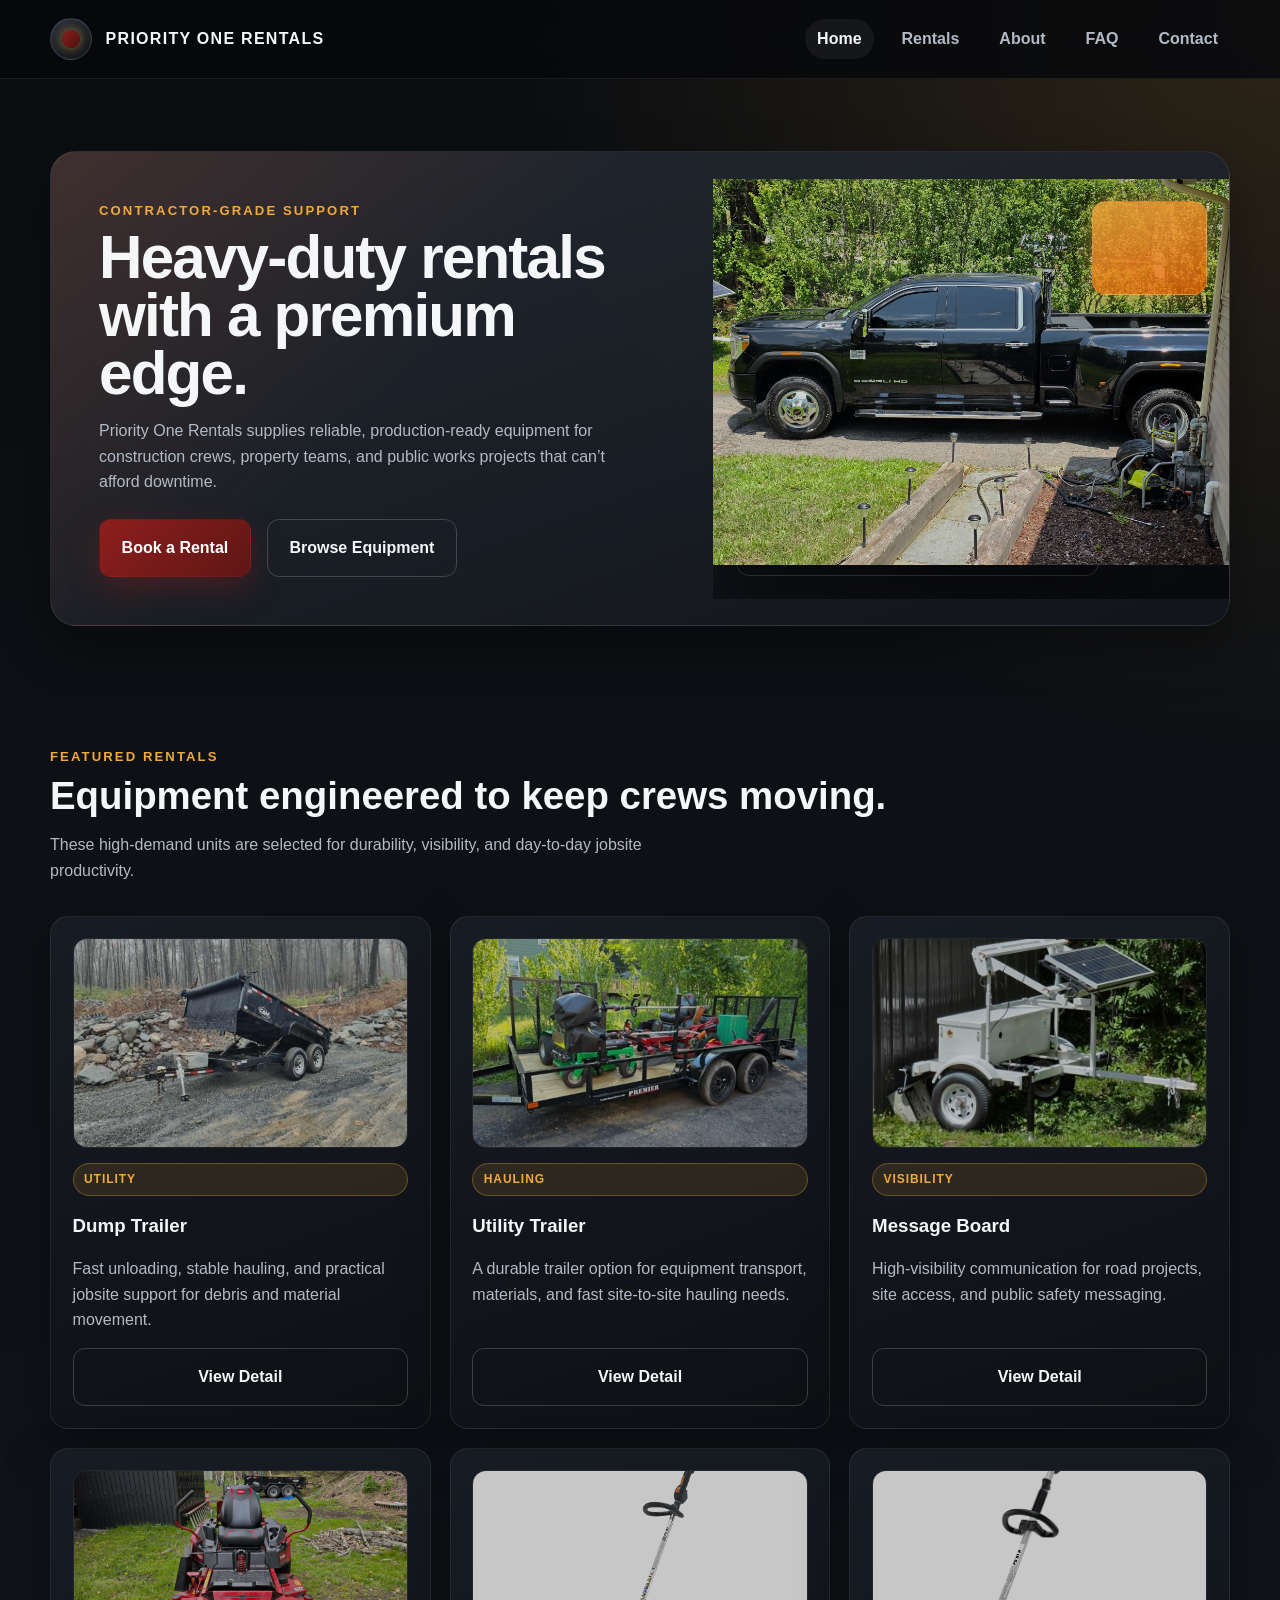
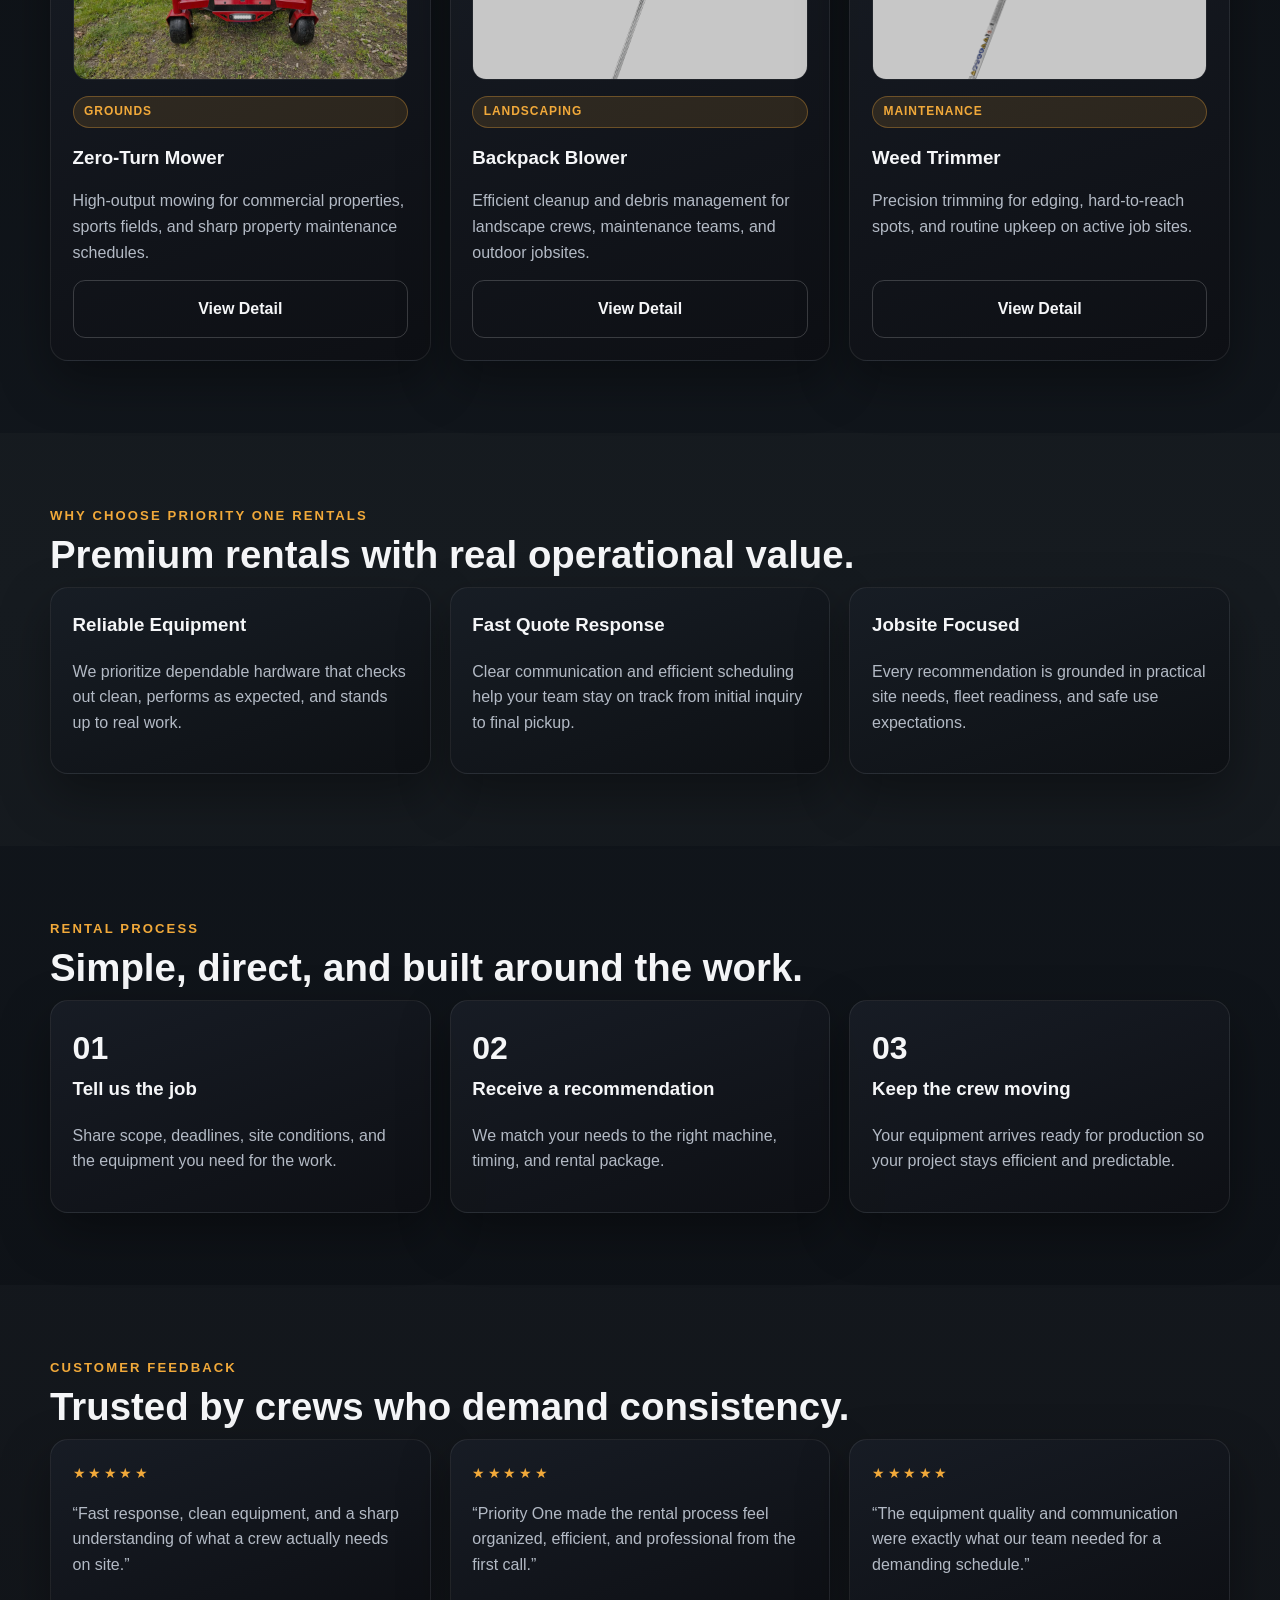
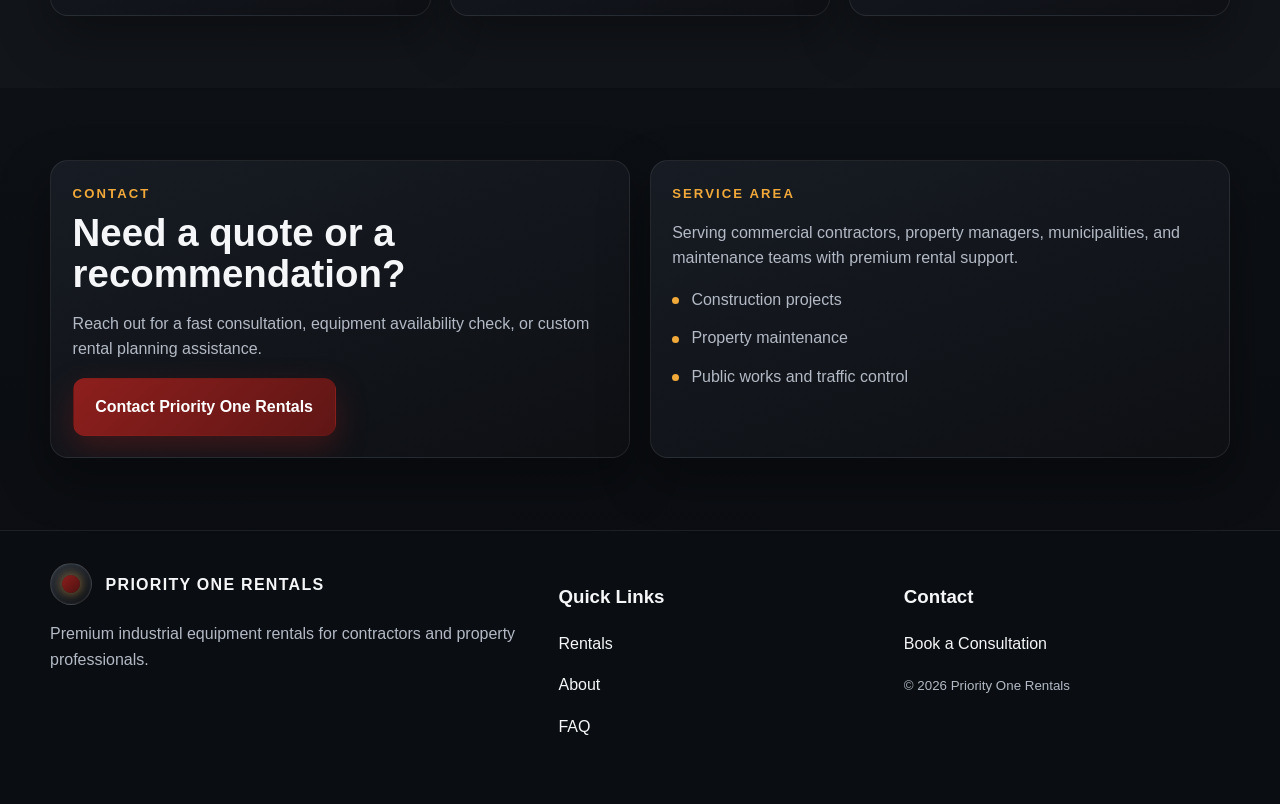
<file: index.html>
<!DOCTYPE html>
<html lang="en">
<head>
  <meta charset="UTF-8" />
  <meta name="viewport" content="width=device-width, initial-scale=1.0" />
  <meta name="description" content="Priority One Rentals delivers premium contractor-grade equipment rentals with dependable service, fast response, and modern jobsite support." />
  <title>Priority One Rentals | Premium Equipment Rentals</title>
  <link rel="stylesheet" href="css/style.css" />
</head>
<body>
  <header class="site-header">
    <div class="container navbar">
      <a class="brand" href="index.html" aria-label="Priority One Rentals home">
        <div class="brand-mark" aria-hidden="true"><span></span></div>
        <span>Priority One Rentals</span>
      </a>
      <button class="nav-toggle" aria-label="Toggle navigation">☰</button>
      <nav class="nav-links" aria-label="Main navigation">
        <a href="index.html" class="active">Home</a>
        <a href="rentals.html">Rentals</a>
        <a href="about.html">About</a>
        <a href="faq.html">FAQ</a>
        <a href="contact.html">Contact</a>
      </nav>
    </div>
  </header>

  <main>
    <section class="hero">
      <div class="container">
        <div class="hero-card">
          <div class="hero-content hero-copy">
            <div class="kicker">Contractor-grade support</div>
            <h1>Heavy-duty rentals with a premium edge.</h1>
            <p>Priority One Rentals supplies reliable, production-ready equipment for construction crews, property teams, and public works projects that can’t afford downtime.</p>
            <div class="hero-actions">
              <a class="btn btn-primary" href="contact.html">Book a Rental</a>
              <a class="btn btn-secondary" href="rentals.html">Browse Equipment</a>
            </div>
          </div>
          <div class="hero-visual" aria-hidden="true">
            <img src="images/truck/priority-one-truck.jpg" alt="Priority One Rentals truck and equipment transport setup" />
          </div>
        </div>
      </div>
    </section>

    <section class="section">
      <div class="container">
        <div class="kicker">Featured rentals</div>
        <h2 class="section-title">Equipment engineered to keep crews moving.</h2>
        <p class="section-lead">These high-demand units are selected for durability, visibility, and day-to-day jobsite productivity.</p>
        <div class="equipment-grid">
          <article class="equipment-card">
            <img loading="lazy" src="images/dump-trailer/dump-trailer.jpg" alt="Dump trailer for construction and debris hauling" />
            <div class="badge">Utility</div>
            <h3>Dump Trailer</h3>
            <p class="muted">Fast unloading, stable hauling, and practical jobsite support for debris and material movement.</p>
            <a class="btn btn-secondary" href="equipment/dump-trailer.html">View Detail</a>
          </article>
          <article class="equipment-card">
            <img loading="lazy" src="images/trailers/premier-landscape-trailer.jpg" alt="Premier landscape trailer ready for contractor work" />
            <div class="badge">Hauling</div>
            <h3>Utility Trailer</h3>
            <p class="muted">A durable trailer option for equipment transport, materials, and fast site-to-site hauling needs.</p>
            <a class="btn btn-secondary" href="equipment/dump-trailer.html">View Detail</a>
          </article>
          <article class="equipment-card">
            <img loading="lazy" src="images/ats5/ats5-speedalert-board.jpg" alt="ATS5 speed alert message board for traffic control" />
            <div class="badge">Visibility</div>
            <h3>Message Board</h3>
            <p class="muted">High-visibility communication for road projects, site access, and public safety messaging.</p>
            <a class="btn btn-secondary" href="equipment/message-board.html">View Detail</a>
          </article>
          <article class="equipment-card">
            <img loading="lazy" src="images/toro/toro-zero-turn.jpg" alt="Toro zero-turn mower for grounds maintenance" />
            <div class="badge">Grounds</div>
            <h3>Zero-Turn Mower</h3>
            <p class="muted">High-output mowing for commercial properties, sports fields, and sharp property maintenance schedules.</p>
            <a class="btn btn-secondary" href="equipment/zero-turn-mower.html">View Detail</a>
          </article>
          <article class="equipment-card">
            <img loading="lazy" src="images/stihl/stihl-fc91-edger.jpg" alt="Stihl edger for fast cleanup and grounds maintenance" />
            <div class="badge">Landscaping</div>
            <h3>Backpack Blower</h3>
            <p class="muted">Efficient cleanup and debris management for landscape crews, maintenance teams, and outdoor jobsites.</p>
            <a class="btn btn-secondary" href="equipment/zero-turn-mower.html">View Detail</a>
          </article>
          <article class="equipment-card">
            <img loading="lazy" src="images/stihl/stihl-fs91r-weedwhacker.jpg" alt="Stihl weed trimmer for vegetation control and finish work" />
            <div class="badge">Maintenance</div>
            <h3>Weed Trimmer</h3>
            <p class="muted">Precision trimming for edging, hard-to-reach spots, and routine upkeep on active job sites.</p>
            <a class="btn btn-secondary" href="equipment/zero-turn-mower.html">View Detail</a>
          </article>
        </div>
      </div>
    </section>

    <section class="section section-dark">
      <div class="container">
        <div class="kicker">Why Choose Priority One Rentals</div>
        <h2 class="section-title">Premium rentals with real operational value.</h2>
        <div class="feature-grid">
          <article class="feature-card">
            <h3>Reliable Equipment</h3>
            <p class="muted">We prioritize dependable hardware that checks out clean, performs as expected, and stands up to real work.</p>
          </article>
          <article class="feature-card">
            <h3>Fast Quote Response</h3>
            <p class="muted">Clear communication and efficient scheduling help your team stay on track from initial inquiry to final pickup.</p>
          </article>
          <article class="feature-card">
            <h3>Jobsite Focused</h3>
            <p class="muted">Every recommendation is grounded in practical site needs, fleet readiness, and safe use expectations.</p>
          </article>
        </div>
      </div>
    </section>

    <section class="section">
      <div class="container">
        <div class="kicker">Rental process</div>
        <h2 class="section-title">Simple, direct, and built around the work.</h2>
        <div class="steps-grid">
          <article class="step-card">
            <div class="stat">01</div>
            <h3>Tell us the job</h3>
            <p class="muted">Share scope, deadlines, site conditions, and the equipment you need for the work.</p>
          </article>
          <article class="step-card">
            <div class="stat">02</div>
            <h3>Receive a recommendation</h3>
            <p class="muted">We match your needs to the right machine, timing, and rental package.</p>
          </article>
          <article class="step-card">
            <div class="stat">03</div>
            <h3>Keep the crew moving</h3>
            <p class="muted">Your equipment arrives ready for production so your project stays efficient and predictable.</p>
          </article>
        </div>
      </div>
    </section>

    <section class="section section-dark">
      <div class="container">
        <div class="kicker">Customer feedback</div>
        <h2 class="section-title">Trusted by crews who demand consistency.</h2>
        <div class="testimonial-grid">
          <article class="testimonial-card">
            <div class="rating-line">★★★★★</div>
            <p class="muted">“Fast response, clean equipment, and a sharp understanding of what a crew actually needs on site.”</p>
          </article>
          <article class="testimonial-card">
            <div class="rating-line">★★★★★</div>
            <p class="muted">“Priority One made the rental process feel organized, efficient, and professional from the first call.”</p>
          </article>
          <article class="testimonial-card">
            <div class="rating-line">★★★★★</div>
            <p class="muted">“The equipment quality and communication were exactly what our team needed for a demanding schedule.”</p>
          </article>
        </div>
      </div>
    </section>

    <section class="section">
      <div class="container contact-grid">
        <div class="card">
          <div class="kicker">Contact</div>
          <h2 class="section-title">Need a quote or a recommendation?</h2>
          <p class="muted">Reach out for a fast consultation, equipment availability check, or custom rental planning assistance.</p>
          <a class="btn btn-primary" href="contact.html">Contact Priority One Rentals</a>
        </div>
        <div class="card">
          <div class="kicker">Service area</div>
          <p class="muted">Serving commercial contractors, property managers, municipalities, and maintenance teams with premium rental support.</p>
          <ul class="mini-list">
            <li>Construction projects</li>
            <li>Property maintenance</li>
            <li>Public works and traffic control</li>
          </ul>
        </div>
      </div>
    </section>
  </main>

  <footer class="footer">
    <div class="container footer-grid">
      <div>
        <div class="brand">
          <div class="brand-mark" aria-hidden="true"><span></span></div>
          <span>Priority One Rentals</span>
        </div>
        <p class="muted">Premium industrial equipment rentals for contractors and property professionals.</p>
      </div>
      <div>
        <h3>Quick Links</h3>
        <p><a href="rentals.html">Rentals</a></p>
        <p><a href="about.html">About</a></p>
        <p><a href="faq.html">FAQ</a></p>
      </div>
      <div>
        <h3>Contact</h3>
        <p><a href="contact.html">Book a Consultation</a></p>
        <small>© <span data-year></span> Priority One Rentals</small>
      </div>
    </div>
  </footer>

  <script src="js/script.js"></script>
</body>
</html>
</file>
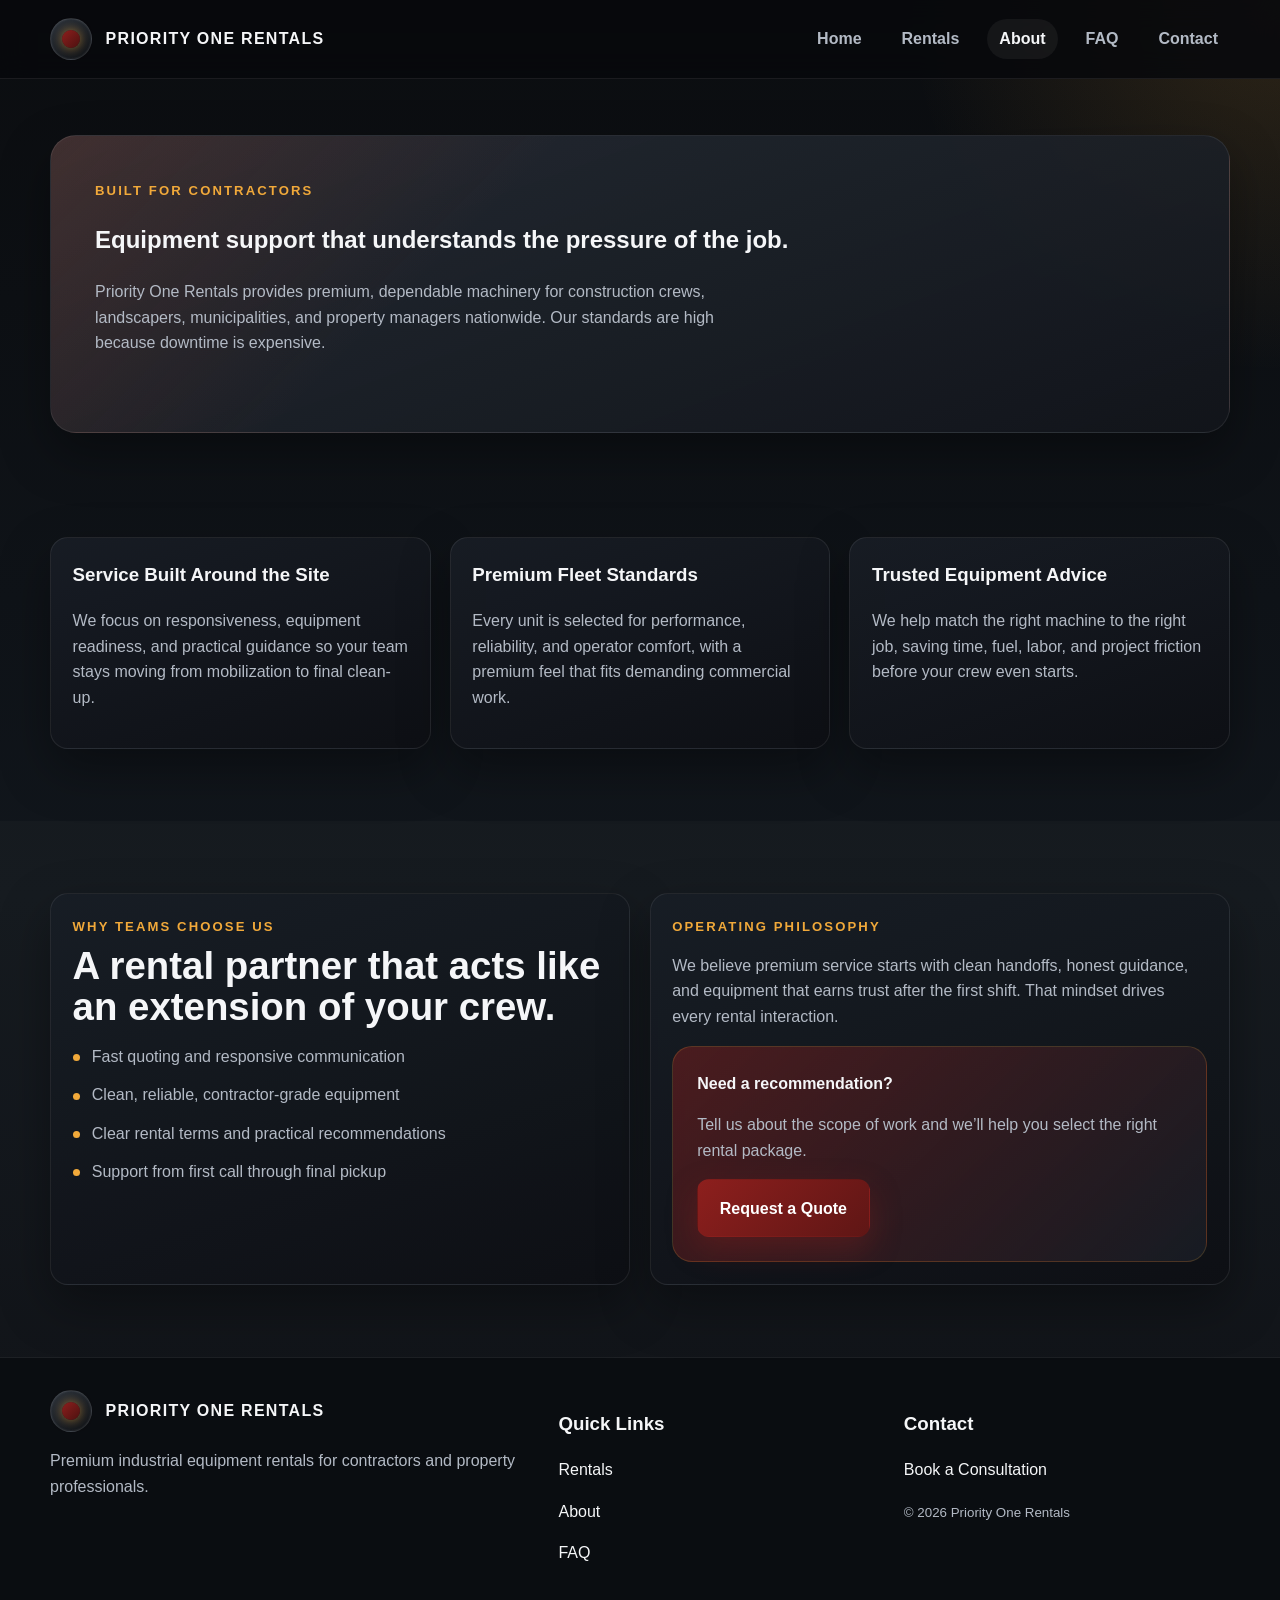
<file: about.html>
<!DOCTYPE html>
<html lang="en">
<head>
  <meta charset="UTF-8" />
  <meta name="viewport" content="width=device-width, initial-scale=1.0" />
  <meta name="description" content="Learn about Priority One Rentals, our contractor-first approach, and the equipment support behind every jobsite." />
  <title>About | Priority One Rentals</title>
  <link rel="stylesheet" href="css/style.css" />
</head>
<body>
  <header class="site-header">
    <div class="container navbar">
      <a class="brand" href="index.html" aria-label="Priority One Rentals home">
        <div class="brand-mark" aria-hidden="true"><span></span></div>
        <span>Priority One Rentals</span>
      </a>
      <button class="nav-toggle" aria-label="Toggle navigation">☰</button>
      <nav class="nav-links" aria-label="Main navigation">
        <a href="index.html">Home</a>
        <a href="rentals.html">Rentals</a>
        <a href="about.html" class="active">About</a>
        <a href="faq.html">FAQ</a>
        <a href="contact.html">Contact</a>
      </nav>
    </div>
  </header>

  <main>
    <section class="page-hero">
      <div class="container">
        <div class="hero-card">
          <div class="hero-content">
            <div class="kicker">Built for contractors</div>
            <h1>Equipment support that understands the pressure of the job.</h1>
            <p class="section-lead">Priority One Rentals provides premium, dependable machinery for construction crews, landscapers, municipalities, and property managers nationwide. Our standards are high because downtime is expensive.</p>
          </div>
        </div>
      </div>
    </section>

    <section class="section">
      <div class="container">
        <div class="grid-3">
          <article class="info-card">
            <h3>Service Built Around the Site</h3>
            <p class="muted">We focus on responsiveness, equipment readiness, and practical guidance so your team stays moving from mobilization to final clean-up.</p>
          </article>
          <article class="info-card">
            <h3>Premium Fleet Standards</h3>
            <p class="muted">Every unit is selected for performance, reliability, and operator comfort, with a premium feel that fits demanding commercial work.</p>
          </article>
          <article class="info-card">
            <h3>Trusted Equipment Advice</h3>
            <p class="muted">We help match the right machine to the right job, saving time, fuel, labor, and project friction before your crew even starts.</p>
          </article>
        </div>
      </div>
    </section>

    <section class="section section-dark">
      <div class="container">
        <div class="contact-grid">
          <div class="card">
            <div class="kicker">Why teams choose us</div>
            <h2 class="section-title">A rental partner that acts like an extension of your crew.</h2>
            <ul class="mini-list">
              <li>Fast quoting and responsive communication</li>
              <li>Clean, reliable, contractor-grade equipment</li>
              <li>Clear rental terms and practical recommendations</li>
              <li>Support from first call through final pickup</li>
            </ul>
          </div>
          <div class="card">
            <div class="kicker">Operating philosophy</div>
            <p class="muted">We believe premium service starts with clean handoffs, honest guidance, and equipment that earns trust after the first shift. That mindset drives every rental interaction.</p>
            <div class="cta-panel">
              <strong>Need a recommendation?</strong>
              <p class="muted">Tell us about the scope of work and we’ll help you select the right rental package.</p>
              <a class="btn btn-primary" href="contact.html">Request a Quote</a>
            </div>
          </div>
        </div>
      </div>
    </section>
  </main>

  <footer class="footer">
    <div class="container footer-grid">
      <div>
        <div class="brand">
          <div class="brand-mark" aria-hidden="true"><span></span></div>
          <span>Priority One Rentals</span>
        </div>
        <p class="muted">Premium industrial equipment rentals for contractors and property professionals.</p>
      </div>
      <div>
        <h3>Quick Links</h3>
        <p><a href="rentals.html">Rentals</a></p>
        <p><a href="about.html">About</a></p>
        <p><a href="faq.html">FAQ</a></p>
      </div>
      <div>
        <h3>Contact</h3>
        <p><a href="contact.html">Book a Consultation</a></p>
        <small>© <span data-year></span> Priority One Rentals</small>
      </div>
    </div>
  </footer>

  <script src="js/script.js"></script>
</body>
</html>
</file>
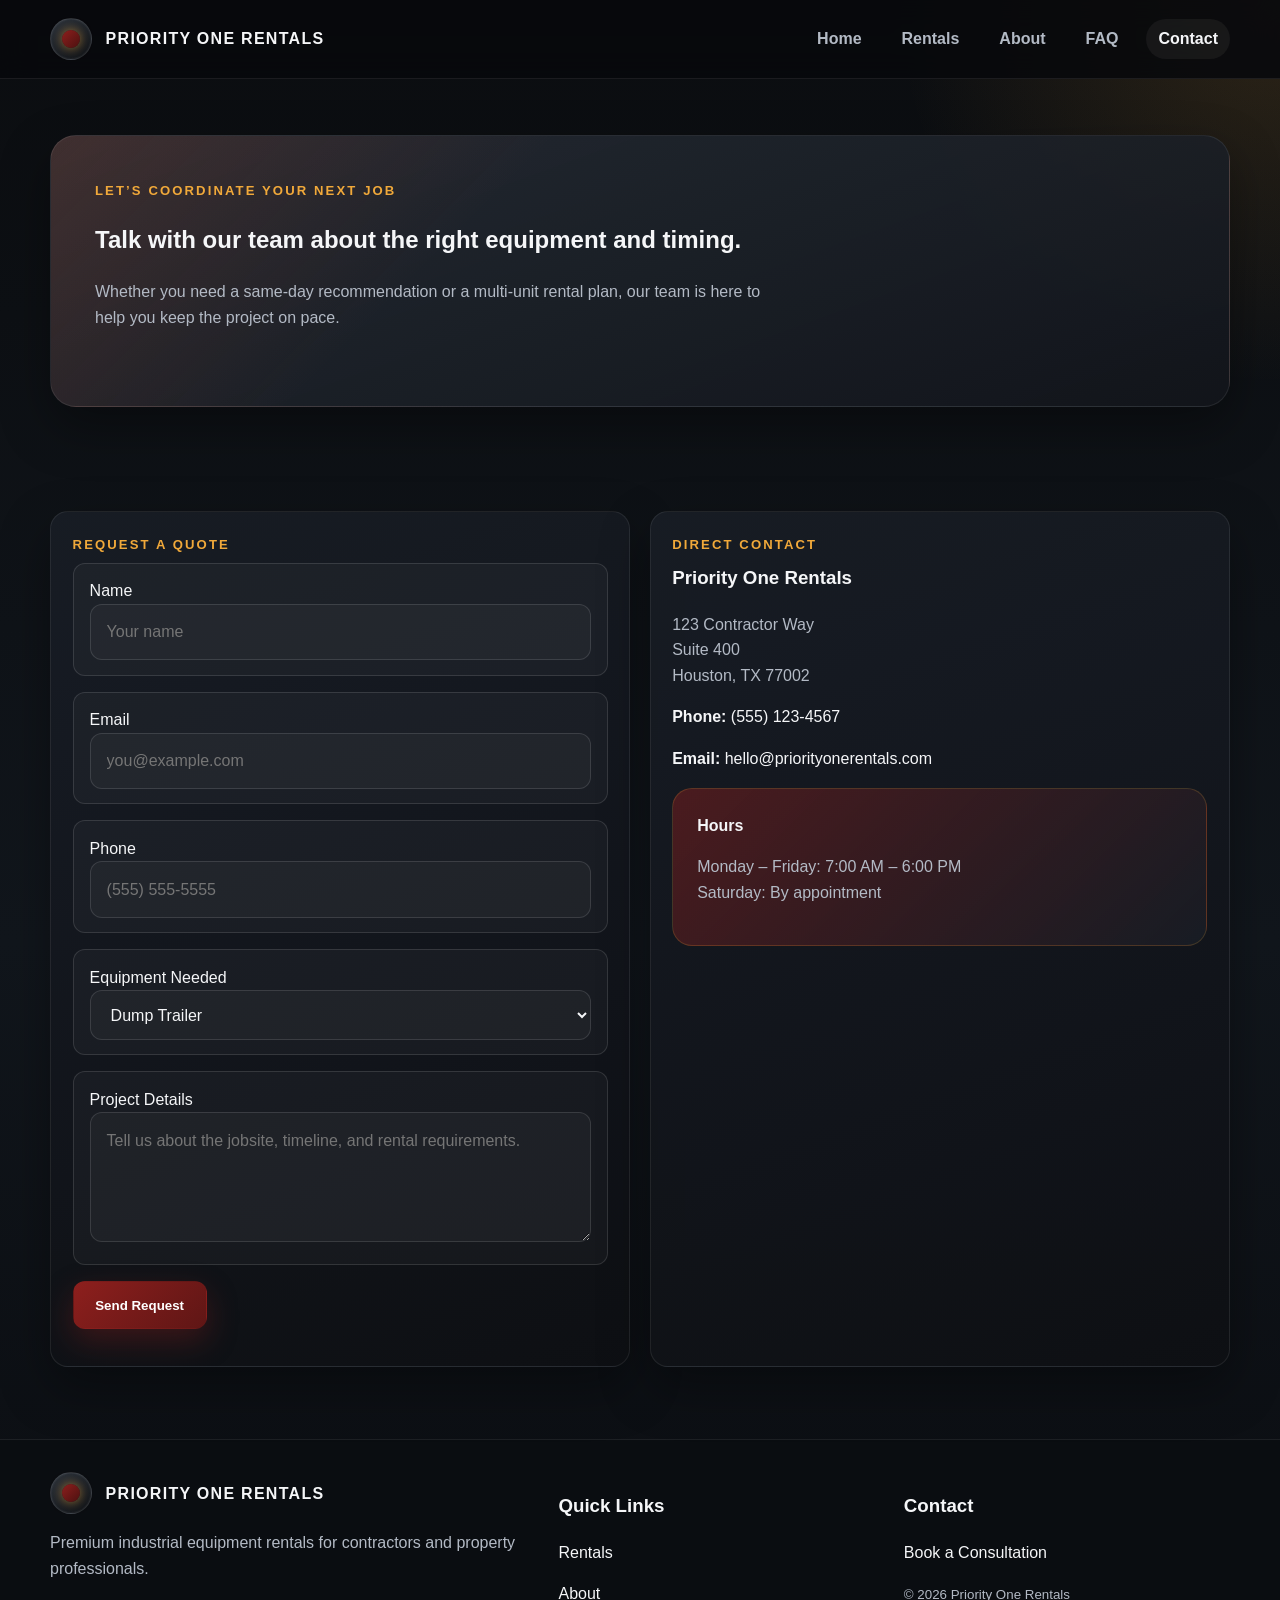
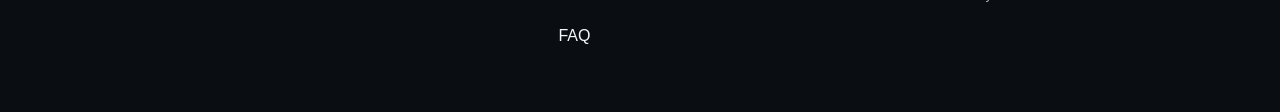
<file: contact.html>
<!DOCTYPE html>
<html lang="en">
<head>
  <meta charset="UTF-8" />
  <meta name="viewport" content="width=device-width, initial-scale=1.0" />
  <meta name="description" content="Contact Priority One Rentals to request a quote, schedule a site consultation, or ask about equipment availability." />
  <title>Contact | Priority One Rentals</title>
  <link rel="stylesheet" href="css/style.css" />
</head>
<body>
  <header class="site-header">
    <div class="container navbar">
      <a class="brand" href="index.html" aria-label="Priority One Rentals home">
        <div class="brand-mark" aria-hidden="true"><span></span></div>
        <span>Priority One Rentals</span>
      </a>
      <button class="nav-toggle" aria-label="Toggle navigation">☰</button>
      <nav class="nav-links" aria-label="Main navigation">
        <a href="index.html">Home</a>
        <a href="rentals.html">Rentals</a>
        <a href="about.html">About</a>
        <a href="faq.html">FAQ</a>
        <a href="contact.html" class="active">Contact</a>
      </nav>
    </div>
  </header>

  <main>
    <section class="page-hero">
      <div class="container">
        <div class="hero-card">
          <div class="hero-content">
            <div class="kicker">Let’s coordinate your next job</div>
            <h1>Talk with our team about the right equipment and timing.</h1>
            <p class="section-lead">Whether you need a same-day recommendation or a multi-unit rental plan, our team is here to help you keep the project on pace.</p>
          </div>
        </div>
      </div>
    </section>

    <section class="section">
      <div class="container contact-grid">
        <div class="card">
          <div class="kicker">Request a quote</div>
          <form data-contact-form>
            <div class="field">
              <label for="name">Name</label>
              <input id="name" name="name" type="text" placeholder="Your name" />
            </div>
            <div class="field">
              <label for="email">Email</label>
              <input id="email" name="email" type="email" placeholder="you@example.com" />
            </div>
            <div class="field">
              <label for="phone">Phone</label>
              <input id="phone" name="phone" type="tel" placeholder="(555) 555-5555" />
            </div>
            <div class="field">
              <label for="equipment">Equipment Needed</label>
              <select id="equipment" name="equipment">
                <option>Dump Trailer</option>
                <option>Zero-Turn Mower</option>
                <option>Message Board</option>
                <option>General Consultation</option>
              </select>
            </div>
            <div class="field">
              <label for="message">Project Details</label>
              <textarea id="message" name="message" placeholder="Tell us about the jobsite, timeline, and rental requirements."></textarea>
            </div>
            <button class="btn btn-primary" type="submit">Send Request</button>
            <p class="muted" data-form-status aria-live="polite"></p>
          </form>
        </div>

        <div class="card">
          <div class="kicker">Direct contact</div>
          <h3>Priority One Rentals</h3>
          <p class="muted">123 Contractor Way<br />Suite 400<br />Houston, TX 77002</p>
          <p><strong>Phone:</strong> (555) 123-4567</p>
          <p><strong>Email:</strong> hello@priorityonerentals.com</p>
          <div class="cta-panel">
            <strong>Hours</strong>
            <p class="muted">Monday – Friday: 7:00 AM – 6:00 PM<br />Saturday: By appointment</p>
          </div>
        </div>
      </div>
    </section>
  </main>

  <footer class="footer">
    <div class="container footer-grid">
      <div>
        <div class="brand">
          <div class="brand-mark" aria-hidden="true"><span></span></div>
          <span>Priority One Rentals</span>
        </div>
        <p class="muted">Premium industrial equipment rentals for contractors and property professionals.</p>
      </div>
      <div>
        <h3>Quick Links</h3>
        <p><a href="rentals.html">Rentals</a></p>
        <p><a href="about.html">About</a></p>
        <p><a href="faq.html">FAQ</a></p>
      </div>
      <div>
        <h3>Contact</h3>
        <p><a href="contact.html">Book a Consultation</a></p>
        <small>© <span data-year></span> Priority One Rentals</small>
      </div>
    </div>
  </footer>

  <script src="js/script.js"></script>
</body>
</html>
</file>
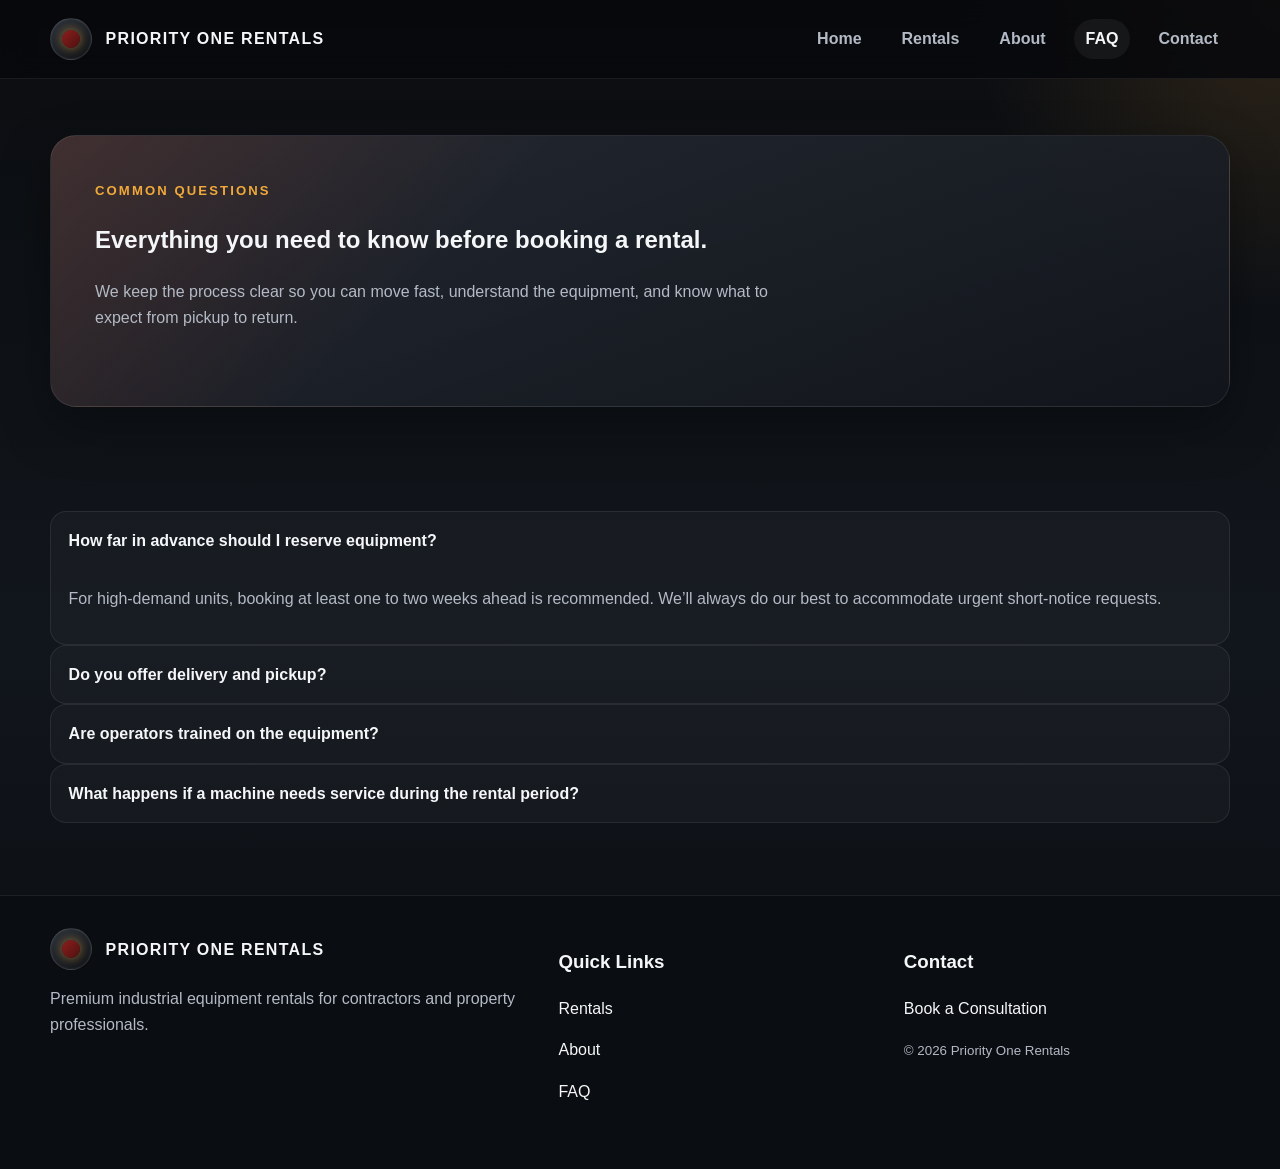
<file: faq.html>
<!DOCTYPE html>
<html lang="en">
<head>
  <meta charset="UTF-8" />
  <meta name="viewport" content="width=device-width, initial-scale=1.0" />
  <meta name="description" content="Find answers about rental availability, scheduling, delivery, equipment usage, and standard rental terms." />
  <title>FAQ | Priority One Rentals</title>
  <link rel="stylesheet" href="css/style.css" />
</head>
<body>
  <header class="site-header">
    <div class="container navbar">
      <a class="brand" href="index.html" aria-label="Priority One Rentals home">
        <div class="brand-mark" aria-hidden="true"><span></span></div>
        <span>Priority One Rentals</span>
      </a>
      <button class="nav-toggle" aria-label="Toggle navigation">☰</button>
      <nav class="nav-links" aria-label="Main navigation">
        <a href="index.html">Home</a>
        <a href="rentals.html">Rentals</a>
        <a href="about.html">About</a>
        <a href="faq.html" class="active">FAQ</a>
        <a href="contact.html">Contact</a>
      </nav>
    </div>
  </header>

  <main>
    <section class="page-hero">
      <div class="container">
        <div class="hero-card">
          <div class="hero-content">
            <div class="kicker">Common questions</div>
            <h1>Everything you need to know before booking a rental.</h1>
            <p class="section-lead">We keep the process clear so you can move fast, understand the equipment, and know what to expect from pickup to return.</p>
          </div>
        </div>
      </div>
    </section>

    <section class="section">
      <div class="container">
        <div class="faq-item open">
          <button class="faq-question" type="button">How far in advance should I reserve equipment?</button>
          <div class="faq-answer">
            <p>For high-demand units, booking at least one to two weeks ahead is recommended. We’ll always do our best to accommodate urgent short-notice requests.</p>
          </div>
        </div>

        <div class="faq-item">
          <button class="faq-question" type="button">Do you offer delivery and pickup?</button>
          <div class="faq-answer">
            <p>Yes. Delivery and pickup can be coordinated depending on the type of equipment, job location, and scheduling window.</p>
          </div>
        </div>

        <div class="faq-item">
          <button class="faq-question" type="button">Are operators trained on the equipment?</button>
          <div class="faq-answer">
            <p>We provide equipment guidance and recommendations, but operator training and site safety are always the customer’s responsibility based on the applicable work standards.</p>
          </div>
        </div>

        <div class="faq-item">
          <button class="faq-question" type="button">What happens if a machine needs service during the rental period?</button>
          <div class="faq-answer">
            <p>Contact our team immediately. We’ll work through the issue quickly and coordinate the best next step to reduce downtime.</p>
          </div>
        </div>
      </div>
    </section>
  </main>

  <footer class="footer">
    <div class="container footer-grid">
      <div>
        <div class="brand">
          <div class="brand-mark" aria-hidden="true"><span></span></div>
          <span>Priority One Rentals</span>
        </div>
        <p class="muted">Premium industrial equipment rentals for contractors and property professionals.</p>
      </div>
      <div>
        <h3>Quick Links</h3>
        <p><a href="rentals.html">Rentals</a></p>
        <p><a href="about.html">About</a></p>
        <p><a href="faq.html">FAQ</a></p>
      </div>
      <div>
        <h3>Contact</h3>
        <p><a href="contact.html">Book a Consultation</a></p>
        <small>© <span data-year></span> Priority One Rentals</small>
      </div>
    </div>
  </footer>

  <script src="js/script.js"></script>
</body>
</html>
</file>
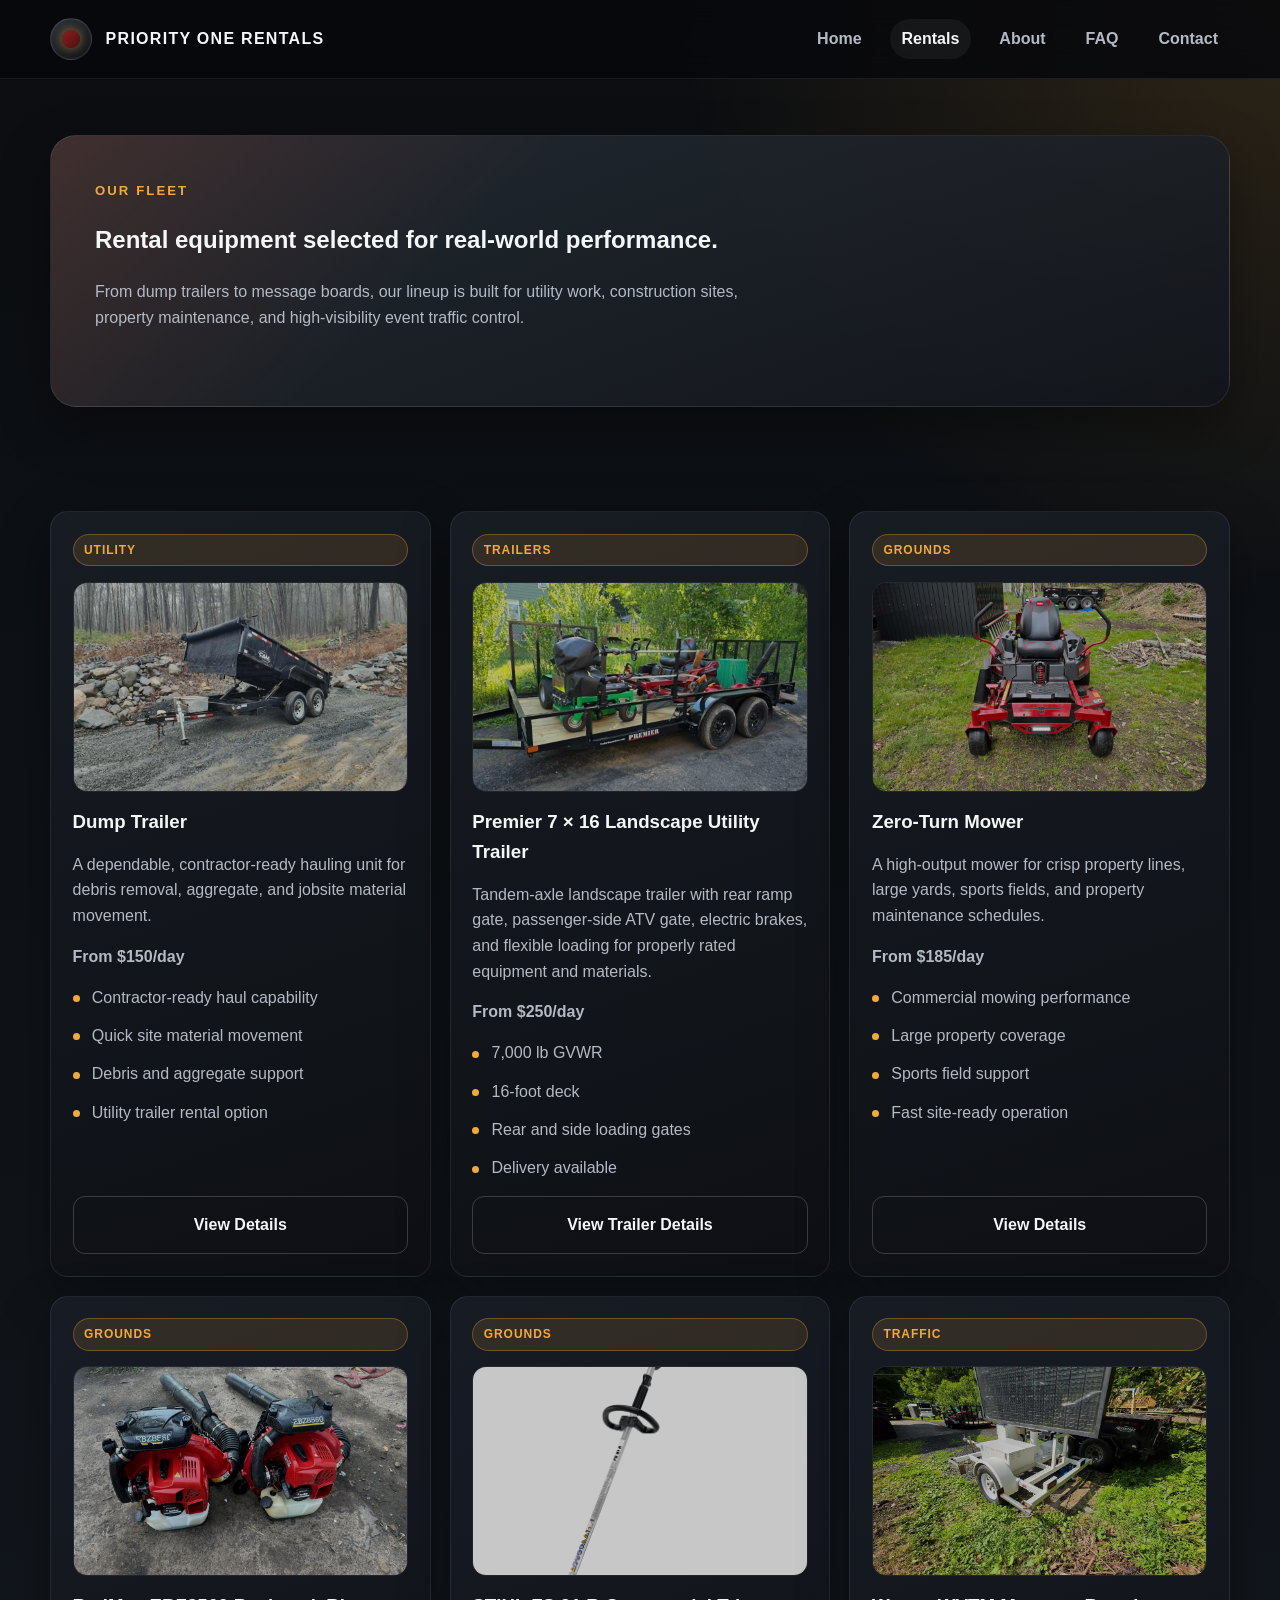
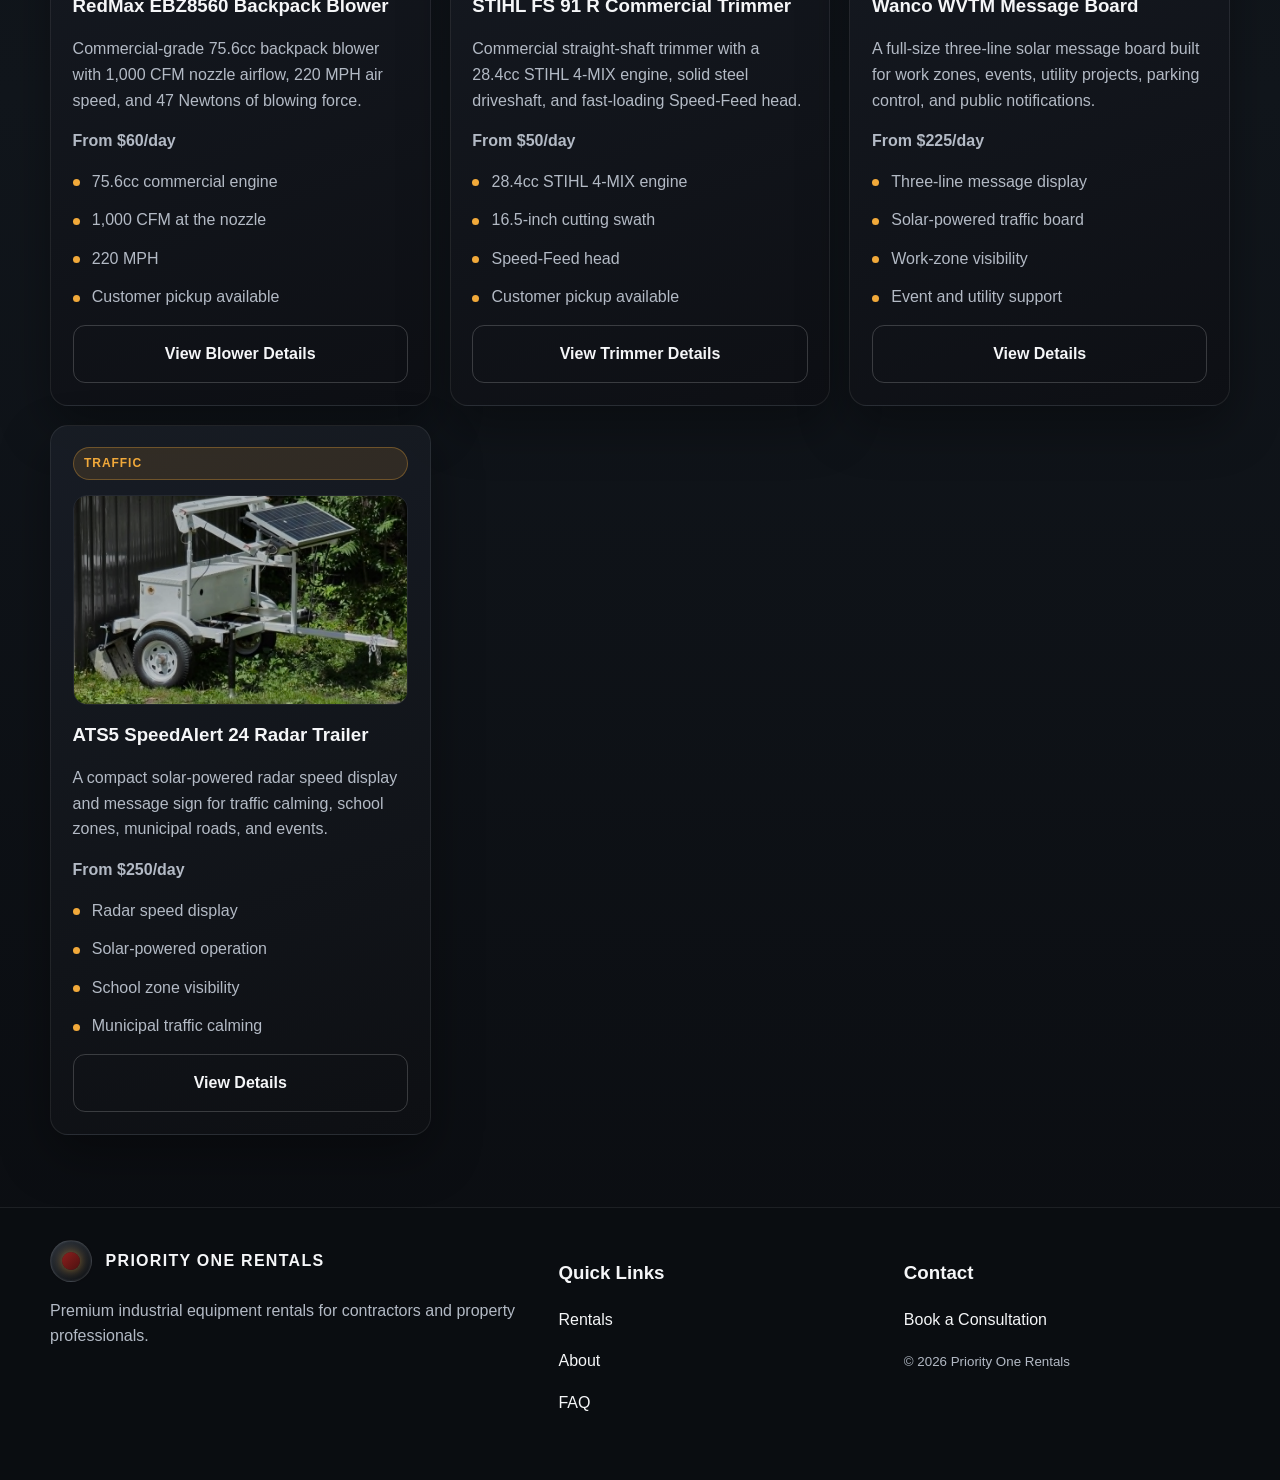
<file: rentals.html>
<!DOCTYPE html>
<html lang="en">
<head>
  <meta charset="UTF-8" />
  <meta name="viewport" content="width=device-width, initial-scale=1.0" />
  <meta name="description" content="Explore premium rental equipment from Priority One Rentals, including dump trailers, zero-turn mowers, and message boards." />
  <title>Rentals | Priority One Rentals</title>
  <link rel="stylesheet" href="css/style.css" />
  <style>
    .equipment-card {
      height: 100%;
    }
    .equipment-card .btn {
      width: 100%;
    }
    .equipment-card .mini-list {
      margin-top: 0;
    }
  </style>
</head>
<body>
  <header class="site-header">
    <div class="container navbar">
      <a class="brand" href="index.html" aria-label="Priority One Rentals home">
        <div class="brand-mark" aria-hidden="true"><span></span></div>
        <span>Priority One Rentals</span>
      </a>
      <button class="nav-toggle" aria-label="Toggle navigation">☰</button>
      <nav class="nav-links" aria-label="Main navigation">
        <a href="index.html">Home</a>
        <a href="rentals.html" class="active">Rentals</a>
        <a href="about.html">About</a>
        <a href="faq.html">FAQ</a>
        <a href="contact.html">Contact</a>
      </nav>
    </div>
  </header>

  <main>
    <section class="page-hero">
      <div class="container">
        <div class="hero-card">
          <div class="hero-content">
            <div class="kicker">Our fleet</div>
            <h1>Rental equipment selected for real-world performance.</h1>
            <p class="section-lead">From dump trailers to message boards, our lineup is built for utility work, construction sites, property maintenance, and high-visibility event traffic control.</p>
          </div>
        </div>
      </div>
    </section>

    <section class="section">
      <div class="container equipment-grid">
        <article class="equipment-card">
          <div class="badge">Utility</div>
          <img src="images/dump-trailer/dump-trailer.jpg" alt="Dump Trailer" />
          <h3>Dump Trailer</h3>
          <p class="muted">A dependable, contractor-ready hauling unit for debris removal, aggregate, and jobsite material movement.</p>
          <p class="muted"><strong>From $150/day</strong></p>
          <ul class="mini-list">
            <li>Contractor-ready haul capability</li>
            <li>Quick site material movement</li>
            <li>Debris and aggregate support</li>
            <li>Utility trailer rental option</li>
          </ul>
          <a class="btn btn-secondary" href="equipment/dump-trailer.html">View Details</a>
        </article>
        <article class="equipment-card">
          <div class="badge">Trailers</div>
          <img src="images/trailers/premier-landscape-trailer.jpg" alt="Premier 7 × 16 landscape utility trailer" />
          <h3>Premier 7 × 16 Landscape Utility Trailer</h3>
          <p class="muted">Tandem-axle landscape trailer with rear ramp gate, passenger-side ATV gate, electric brakes, and flexible loading for properly rated equipment and materials.</p>
          <p class="muted"><strong>From $250/day</strong></p>
          <ul class="mini-list">
            <li>7,000 lb GVWR</li>
            <li>16-foot deck</li>
            <li>Rear and side loading gates</li>
            <li>Delivery available</li>
          </ul>
          <a class="btn btn-secondary" href="equipment/utility-trailer.html">View Trailer Details</a>
        </article>
        <article class="equipment-card">
          <div class="badge">Grounds</div>
          <img src="images/toro/toro-zero-turn.jpg" alt="Toro TimeCutter zero-turn mower" />
          <h3>Zero-Turn Mower</h3>
          <p class="muted">A high-output mower for crisp property lines, large yards, sports fields, and property maintenance schedules.</p>
          <p class="muted"><strong>From $185/day</strong></p>
          <ul class="mini-list">
            <li>Commercial mowing performance</li>
            <li>Large property coverage</li>
            <li>Sports field support</li>
            <li>Fast site-ready operation</li>
          </ul>
          <a class="btn btn-secondary" href="equipment/zero-turn-mower.html">View Details</a>
        </article>
        <article class="equipment-card">
          <div class="badge">Grounds</div>
          <img src="images/blower/redmax-ebz8560-1.jpg" alt="RedMax EBZ8560 commercial backpack blower" />
          <h3>RedMax EBZ8560 Backpack Blower</h3>
          <p class="muted">Commercial-grade 75.6cc backpack blower with 1,000 CFM nozzle airflow, 220 MPH air speed, and 47 Newtons of blowing force.</p>
          <p class="muted"><strong>From $60/day</strong></p>
          <ul class="mini-list">
            <li>75.6cc commercial engine</li>
            <li>1,000 CFM at the nozzle</li>
            <li>220 MPH</li>
            <li>Customer pickup available</li>
          </ul>
          <a class="btn btn-secondary" href="equipment/backpack-blower.html">View Blower Details</a>
        </article>
        <article class="equipment-card">
          <div class="badge">Grounds</div>
          <img src="images/stihl/stihl-fs91r-weedwhacker.jpg" alt="STIHL FS 91 R commercial trimmer" />
          <h3>STIHL FS 91 R Commercial Trimmer</h3>
          <p class="muted">Commercial straight-shaft trimmer with a 28.4cc STIHL 4-MIX engine, solid steel driveshaft, and fast-loading Speed-Feed head.</p>
          <p class="muted"><strong>From $50/day</strong></p>
          <ul class="mini-list">
            <li>28.4cc STIHL 4-MIX engine</li>
            <li>16.5-inch cutting swath</li>
            <li>Speed-Feed head</li>
            <li>Customer pickup available</li>
          </ul>
          <a class="btn btn-secondary" href="equipment/weed-trimmer.html">View Trimmer Details</a>
        </article>
        <article class="equipment-card">
          <div class="badge">Traffic</div>
          <img src="images/wanco/wanco-message-board.jpg" alt="Wanco WVTM message board" />
          <h3>Wanco WVTM Message Board</h3>
          <p class="muted">A full-size three-line solar message board built for work zones, events, utility projects, parking control, and public notifications.</p>
          <p class="muted"><strong>From $225/day</strong></p>
          <ul class="mini-list">
            <li>Three-line message display</li>
            <li>Solar-powered traffic board</li>
            <li>Work-zone visibility</li>
            <li>Event and utility support</li>
          </ul>
          <a class="btn btn-secondary" href="equipment/wanco-wvtm.html">View Details</a>
        </article>
        <article class="equipment-card">
          <div class="badge">Traffic</div>
          <img src="images/ats5/ats5-speedalert-board.jpg" alt="ATS5 SpeedAlert 24 radar trailer" />
          <h3>ATS5 SpeedAlert 24 Radar Trailer</h3>
          <p class="muted">A compact solar-powered radar speed display and message sign for traffic calming, school zones, municipal roads, and events.</p>
          <p class="muted"><strong>From $250/day</strong></p>
          <ul class="mini-list">
            <li>Radar speed display</li>
            <li>Solar-powered operation</li>
            <li>School zone visibility</li>
            <li>Municipal traffic calming</li>
          </ul>
          <a class="btn btn-secondary" href="equipment/ats5-speedalert24.html">View Details</a>
        </article>
      </div>
    </section>
  </main>

  <footer class="footer">
    <div class="container footer-grid">
      <div>
        <div class="brand">
          <div class="brand-mark" aria-hidden="true"><span></span></div>
          <span>Priority One Rentals</span>
        </div>
        <p class="muted">Premium industrial equipment rentals for contractors and property professionals.</p>
      </div>
      <div>
        <h3>Quick Links</h3>
        <p><a href="rentals.html">Rentals</a></p>
        <p><a href="about.html">About</a></p>
        <p><a href="faq.html">FAQ</a></p>
      </div>
      <div>
        <h3>Contact</h3>
        <p><a href="contact.html">Book a Consultation</a></p>
        <small>© <span data-year></span> Priority One Rentals</small>
      </div>
    </div>
  </footer>

  <script src="js/script.js"></script>
</body>
</html>
</file>
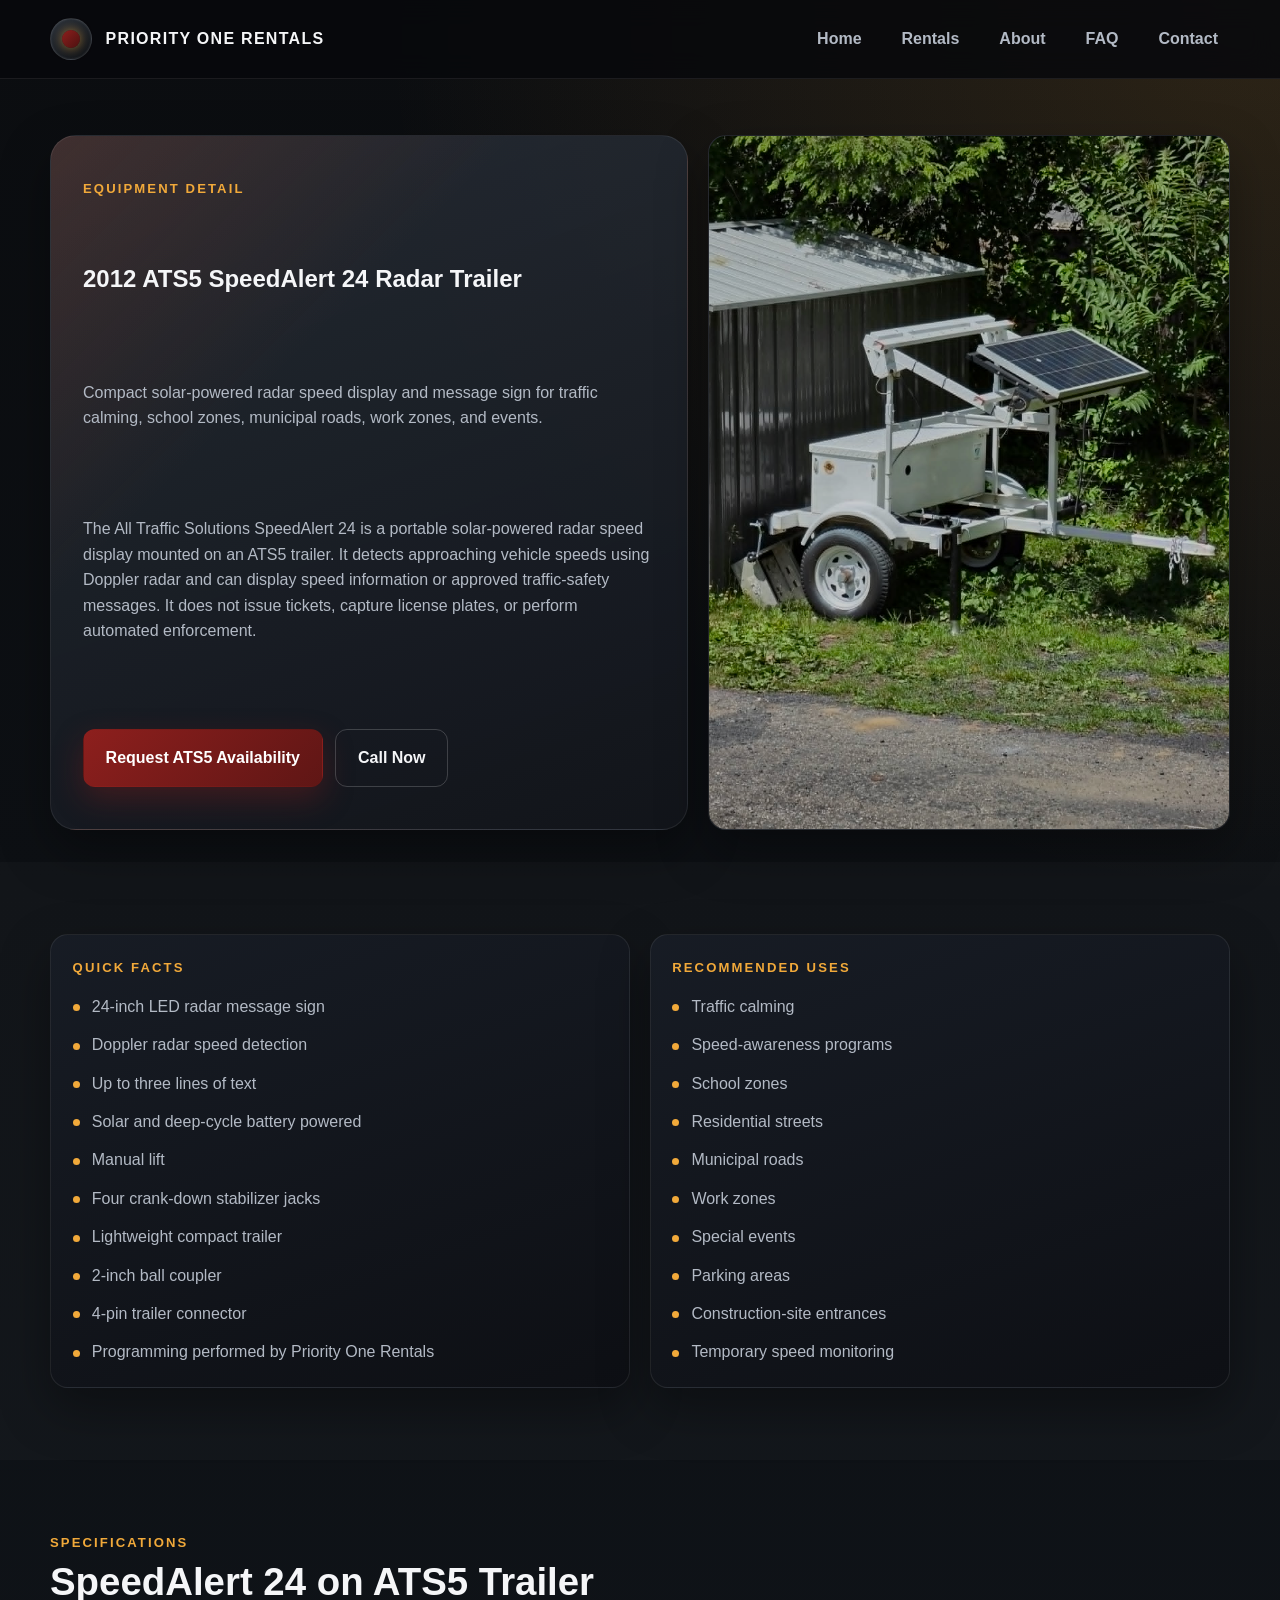
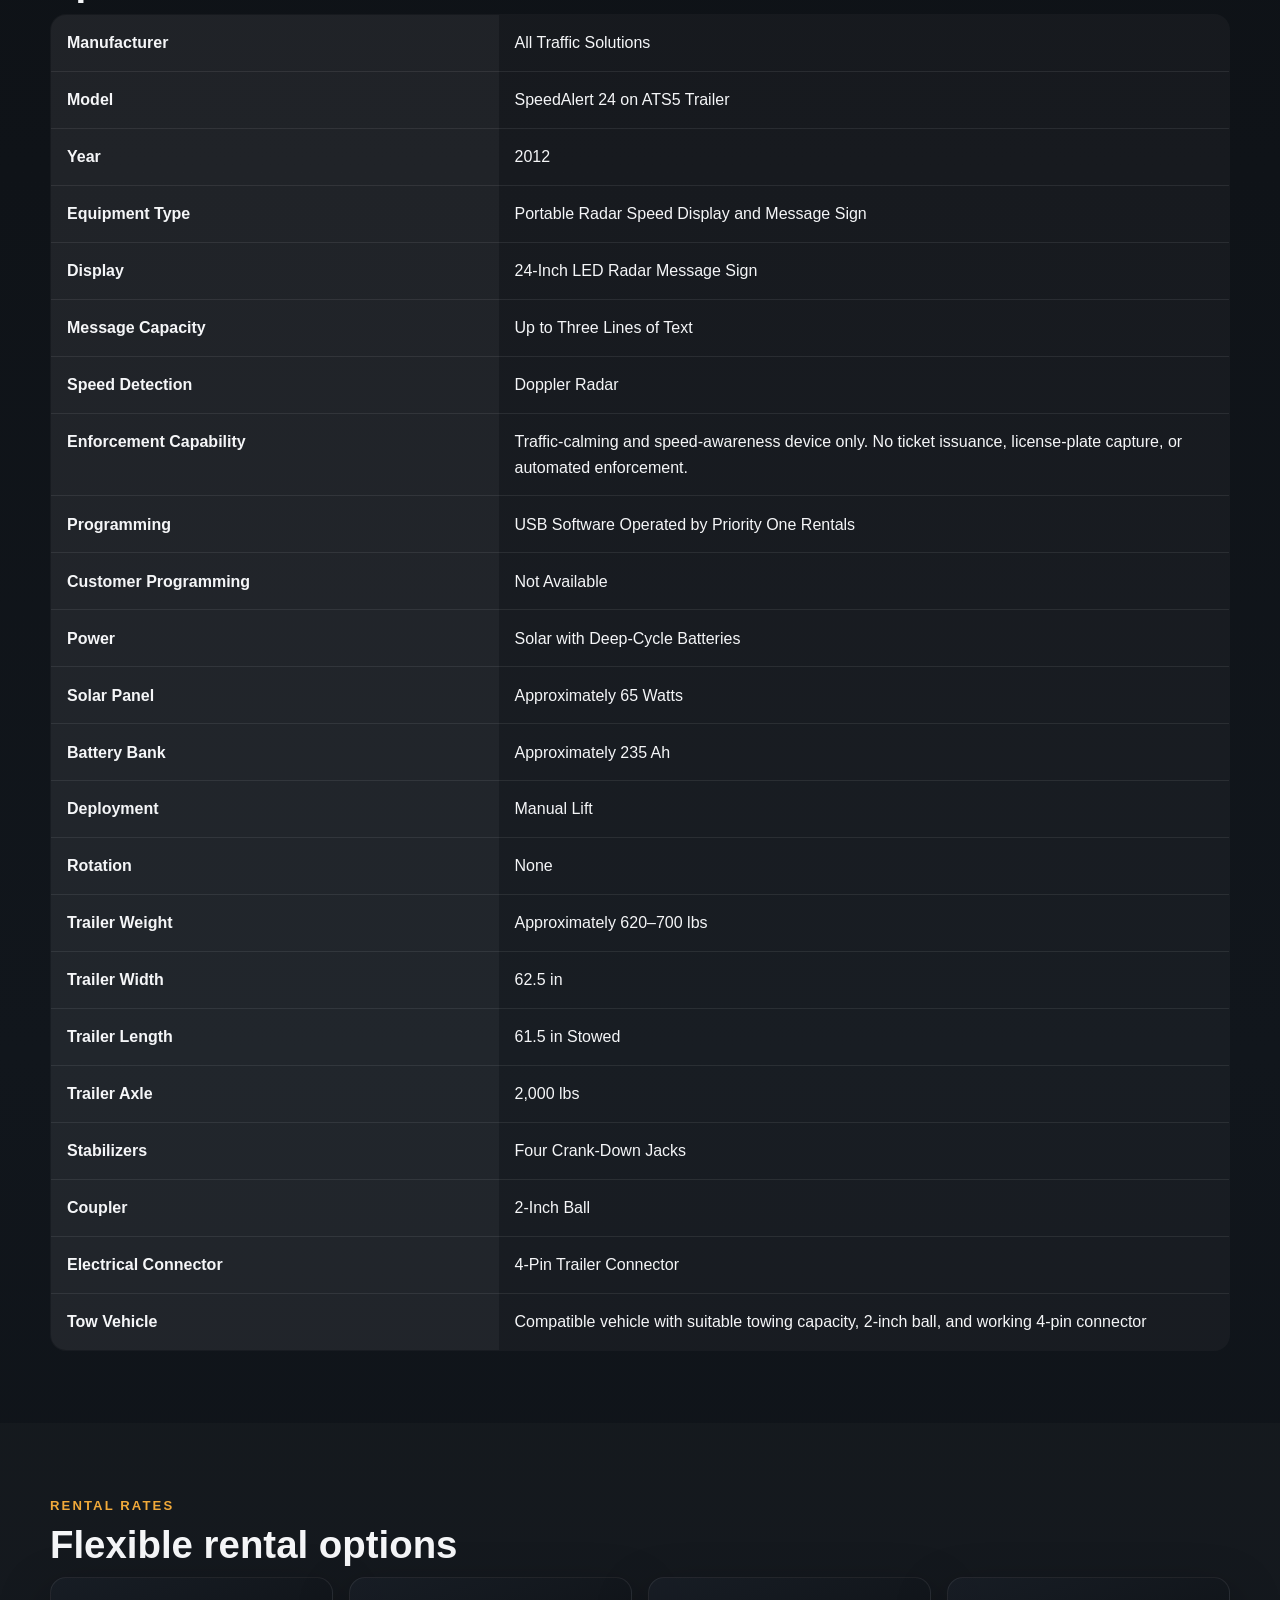
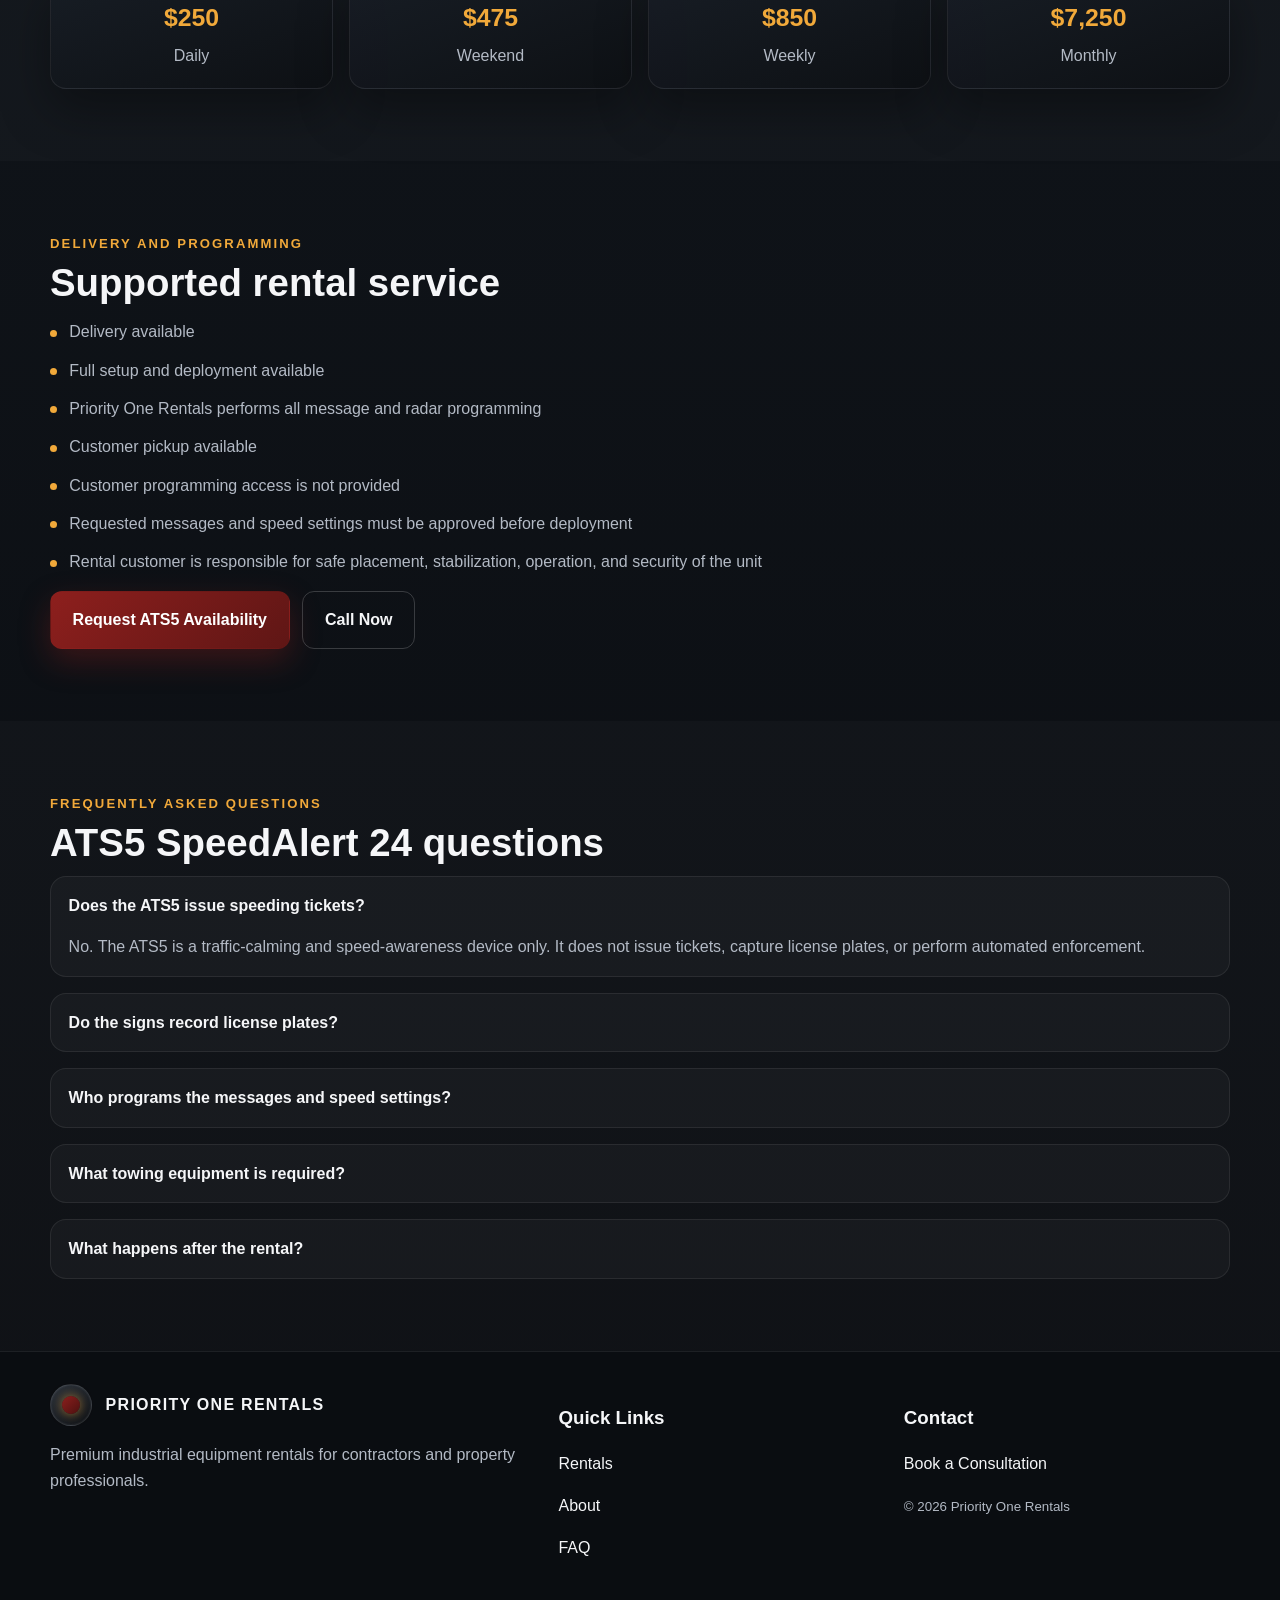
<file: equipment/ats5-speedalert24.html>
<!DOCTYPE html>
<html lang="en">
<head>
  <meta charset="UTF-8" />
  <meta name="viewport" content="width=device-width, initial-scale=1.0" />
  <meta name="description" content="Rent the 2012 ATS5 SpeedAlert 24 Radar Trailer from Priority One Rentals." />
  <title>2012 ATS5 SpeedAlert 24 Radar Trailer | Priority One Rentals</title>
  <link rel="stylesheet" href="../css/style.css" />
  <style>
    .detail-hero {
      display: grid;
      grid-template-columns: 1.1fr 0.9fr;
      gap: 1.25rem;
      align-items: stretch;
    }
    .detail-hero .hero-content {
      padding: 2rem;
    }
    .detail-hero .hero-content h1 {
      margin-top: 0;
      margin-bottom: 0.75rem;
    }
    .detail-hero .hero-content p {
      margin-bottom: 1rem;
      max-width: 680px;
    }
    .detail-hero .detail-image {
      min-height: 420px;
      overflow: hidden;
      border-radius: 18px;
      border: 1px solid rgba(255,255,255,0.08);
      box-shadow: var(--shadow);
      background: linear-gradient(145deg, #191d24, #090b0f);
    }
    .detail-hero .detail-image img {
      width: 100%;
      height: 100%;
      object-fit: cover;
      filter: saturate(0.9) contrast(1.05) brightness(0.8);
    }
    .detail-actions {
      display: flex;
      gap: 0.8rem;
      flex-wrap: wrap;
      margin-top: 1rem;
    }
    .rate-grid,
    .faq-list {
      display: grid;
      gap: 1rem;
    }
    .rate-grid { grid-template-columns: repeat(4, minmax(0, 1fr)); }
    .rate-card {
      border: 1px solid var(--line);
      border-radius: 16px;
      background: linear-gradient(160deg, rgba(24,29,37,0.96), rgba(14,16,20,0.96));
      padding: 1.2rem;
      box-shadow: var(--shadow);
      text-align: center;
    }
    .rate-card strong {
      display: block;
      font-size: 1.55rem;
      color: var(--highlight);
      margin-bottom: 0.35rem;
    }
    .spec-table {
      width: 100%;
      border-collapse: collapse;
      overflow: hidden;
      border-radius: 16px;
      background: rgba(255,255,255,0.03);
      border: 1px solid var(--line);
    }
    .spec-table th,
    .spec-table td {
      padding: 0.95rem 1rem;
      border-bottom: 1px solid rgba(255,255,255,0.08);
      text-align: left;
      vertical-align: top;
    }
    .spec-table th {
      width: 38%;
      color: var(--text);
      background: rgba(255,255,255,0.04);
    }
    .spec-table tr:last-child td,
    .spec-table tr:last-child th {
      border-bottom: none;
    }
    .faq-item {
      border: 1px solid var(--line);
      border-radius: 16px;
      background: rgba(255,255,255,0.03);
      overflow: hidden;
    }
    .faq-question {
      width: 100%;
      background: transparent;
      color: var(--text);
      text-align: left;
      border: none;
      padding: 1rem 1.1rem;
      font: inherit;
      font-weight: 800;
      cursor: pointer;
    }
    .faq-answer {
      display: none;
      padding: 0 1.1rem 1rem;
      color: var(--muted);
    }
    .faq-item.open .faq-answer { display: block; }
    @media (max-width: 900px) {
      .detail-hero,
      .rate-grid { grid-template-columns: 1fr; }
    }
  </style>
</head>
<body>
  <header class="site-header">
    <div class="container navbar">
      <a class="brand" href="../index.html" aria-label="Priority One Rentals home">
        <div class="brand-mark" aria-hidden="true"><span></span></div>
        <span>Priority One Rentals</span>
      </a>
      <button class="nav-toggle" aria-label="Toggle navigation">☰</button>
      <nav class="nav-links" aria-label="Main navigation">
        <a href="../index.html">Home</a>
        <a href="../rentals.html">Rentals</a>
        <a href="../about.html">About</a>
        <a href="../faq.html">FAQ</a>
        <a href="../contact.html">Contact</a>
      </nav>
    </div>
  </header>

  <main>
    <section class="page-hero">
      <div class="container detail-hero">
        <div class="hero-card hero-content">
          <div class="kicker">Equipment detail</div>
          <h1>2012 ATS5 SpeedAlert 24 Radar Trailer</h1>
          <p class="section-lead">Compact solar-powered radar speed display and message sign for traffic calming, school zones, municipal roads, work zones, and events.</p>
          <p class="section-lead">The All Traffic Solutions SpeedAlert 24 is a portable solar-powered radar speed display mounted on an ATS5 trailer. It detects approaching vehicle speeds using Doppler radar and can display speed information or approved traffic-safety messages. It does not issue tickets, capture license plates, or perform automated enforcement.</p>
          <div class="detail-actions">
            <a class="btn btn-primary" href="../contact.html">Request ATS5 Availability</a>
            <a class="btn btn-secondary" href="tel:5551234567">Call Now</a>
          </div>
        </div>
        <div class="detail-image">
          <img src="../images/ats5/ats5-speedalert-board.jpg" alt="2012 ATS5 SpeedAlert 24 radar trailer" />
        </div>
      </div>
    </section>

    <section class="section section-dark">
      <div class="container">
        <div class="contact-grid">
          <article class="card">
            <div class="kicker">Quick facts</div>
            <ul class="mini-list">
              <li>24-inch LED radar message sign</li>
              <li>Doppler radar speed detection</li>
              <li>Up to three lines of text</li>
              <li>Solar and deep-cycle battery powered</li>
              <li>Manual lift</li>
              <li>Four crank-down stabilizer jacks</li>
              <li>Lightweight compact trailer</li>
              <li>2-inch ball coupler</li>
              <li>4-pin trailer connector</li>
              <li>Programming performed by Priority One Rentals</li>
            </ul>
          </article>
          <article class="card">
            <div class="kicker">Recommended uses</div>
            <ul class="mini-list">
              <li>Traffic calming</li>
              <li>Speed-awareness programs</li>
              <li>School zones</li>
              <li>Residential streets</li>
              <li>Municipal roads</li>
              <li>Work zones</li>
              <li>Special events</li>
              <li>Parking areas</li>
              <li>Construction-site entrances</li>
              <li>Temporary speed monitoring</li>
            </ul>
          </article>
        </div>
      </div>
    </section>

    <section class="section">
      <div class="container">
        <div class="kicker">Specifications</div>
        <h2 class="section-title">SpeedAlert 24 on ATS5 Trailer</h2>
        <table class="spec-table">
          <tbody>
            <tr><th>Manufacturer</th><td>All Traffic Solutions</td></tr>
            <tr><th>Model</th><td>SpeedAlert 24 on ATS5 Trailer</td></tr>
            <tr><th>Year</th><td>2012</td></tr>
            <tr><th>Equipment Type</th><td>Portable Radar Speed Display and Message Sign</td></tr>
            <tr><th>Display</th><td>24-Inch LED Radar Message Sign</td></tr>
            <tr><th>Message Capacity</th><td>Up to Three Lines of Text</td></tr>
            <tr><th>Speed Detection</th><td>Doppler Radar</td></tr>
            <tr><th>Enforcement Capability</th><td>Traffic-calming and speed-awareness device only. No ticket issuance, license-plate capture, or automated enforcement.</td></tr>
            <tr><th>Programming</th><td>USB Software Operated by Priority One Rentals</td></tr>
            <tr><th>Customer Programming</th><td>Not Available</td></tr>
            <tr><th>Power</th><td>Solar with Deep-Cycle Batteries</td></tr>
            <tr><th>Solar Panel</th><td>Approximately 65 Watts</td></tr>
            <tr><th>Battery Bank</th><td>Approximately 235 Ah</td></tr>
            <tr><th>Deployment</th><td>Manual Lift</td></tr>
            <tr><th>Rotation</th><td>None</td></tr>
            <tr><th>Trailer Weight</th><td>Approximately 620–700 lbs</td></tr>
            <tr><th>Trailer Width</th><td>62.5 in</td></tr>
            <tr><th>Trailer Length</th><td>61.5 in Stowed</td></tr>
            <tr><th>Trailer Axle</th><td>2,000 lbs</td></tr>
            <tr><th>Stabilizers</th><td>Four Crank-Down Jacks</td></tr>
            <tr><th>Coupler</th><td>2-Inch Ball</td></tr>
            <tr><th>Electrical Connector</th><td>4-Pin Trailer Connector</td></tr>
            <tr><th>Tow Vehicle</th><td>Compatible vehicle with suitable towing capacity, 2-inch ball, and working 4-pin connector</td></tr>
          </tbody>
        </table>
      </div>
    </section>

    <section class="section section-dark">
      <div class="container">
        <div class="kicker">Rental rates</div>
        <h2 class="section-title">Flexible rental options</h2>
        <div class="rate-grid">
          <article class="rate-card"><strong>$250</strong><div class="muted">Daily</div></article>
          <article class="rate-card"><strong>$475</strong><div class="muted">Weekend</div></article>
          <article class="rate-card"><strong>$850</strong><div class="muted">Weekly</div></article>
          <article class="rate-card"><strong>$7,250</strong><div class="muted">Monthly</div></article>
        </div>
      </div>
    </section>

    <section class="section">
      <div class="container">
        <div class="kicker">Delivery and programming</div>
        <h2 class="section-title">Supported rental service</h2>
        <ul class="mini-list">
          <li>Delivery available</li>
          <li>Full setup and deployment available</li>
          <li>Priority One Rentals performs all message and radar programming</li>
          <li>Customer pickup available</li>
          <li>Customer programming access is not provided</li>
          <li>Requested messages and speed settings must be approved before deployment</li>
          <li>Rental customer is responsible for safe placement, stabilization, operation, and security of the unit</li>
        </ul>
        <div class="detail-actions">
          <a class="btn btn-primary" href="../contact.html">Request ATS5 Availability</a>
          <a class="btn btn-secondary" href="tel:5551234567">Call Now</a>
        </div>
      </div>
    </section>

    <section class="section section-dark">
      <div class="container">
        <div class="kicker">Frequently asked questions</div>
        <h2 class="section-title">ATS5 SpeedAlert 24 questions</h2>
        <div class="faq-list">
          <div class="faq-item open">
            <button class="faq-question" type="button">Does the ATS5 issue speeding tickets?</button>
            <div class="faq-answer">No. The ATS5 is a traffic-calming and speed-awareness device only. It does not issue tickets, capture license plates, or perform automated enforcement.</div>
          </div>
          <div class="faq-item">
            <button class="faq-question" type="button">Do the signs record license plates?</button>
            <div class="faq-answer">No. The unit is not designed to record license plates or perform automated enforcement.</div>
          </div>
          <div class="faq-item">
            <button class="faq-question" type="button">Who programs the messages and speed settings?</button>
            <div class="faq-answer">Priority One Rentals performs all message and radar programming. Customer programming access is not provided.</div>
          </div>
          <div class="faq-item">
            <button class="faq-question" type="button">What towing equipment is required?</button>
            <div class="faq-answer">A compatible vehicle with suitable towing capacity, a 2-inch ball, and a working 4-pin trailer connector is required.</div>
          </div>
          <div class="faq-item">
            <button class="faq-question" type="button">What happens after the rental?</button>
            <div class="faq-answer">The rental customer is responsible for safe placement, stabilization, operation, and security of the unit during the rental period.</div>
          </div>
        </div>
      </div>
    </section>
  </main>

  <footer class="footer">
    <div class="container footer-grid">
      <div>
        <div class="brand">
          <div class="brand-mark" aria-hidden="true"><span></span></div>
          <span>Priority One Rentals</span>
        </div>
        <p class="muted">Premium industrial equipment rentals for contractors and property professionals.</p>
      </div>
      <div>
        <h3>Quick Links</h3>
        <p><a href="../rentals.html">Rentals</a></p>
        <p><a href="../about.html">About</a></p>
        <p><a href="../faq.html">FAQ</a></p>
      </div>
      <div>
        <h3>Contact</h3>
        <p><a href="../contact.html">Book a Consultation</a></p>
        <small>© <span data-year></span> Priority One Rentals</small>
      </div>
    </div>
  </footer>

  <script src="../js/script.js"></script>
  <script>
    document.querySelectorAll('.faq-question').forEach((button) => {
      button.addEventListener('click', () => {
        const item = button.closest('.faq-item');
        if (!item) return;
        item.classList.toggle('open');
      });
    });
  </script>
</body>
</html>
</file>
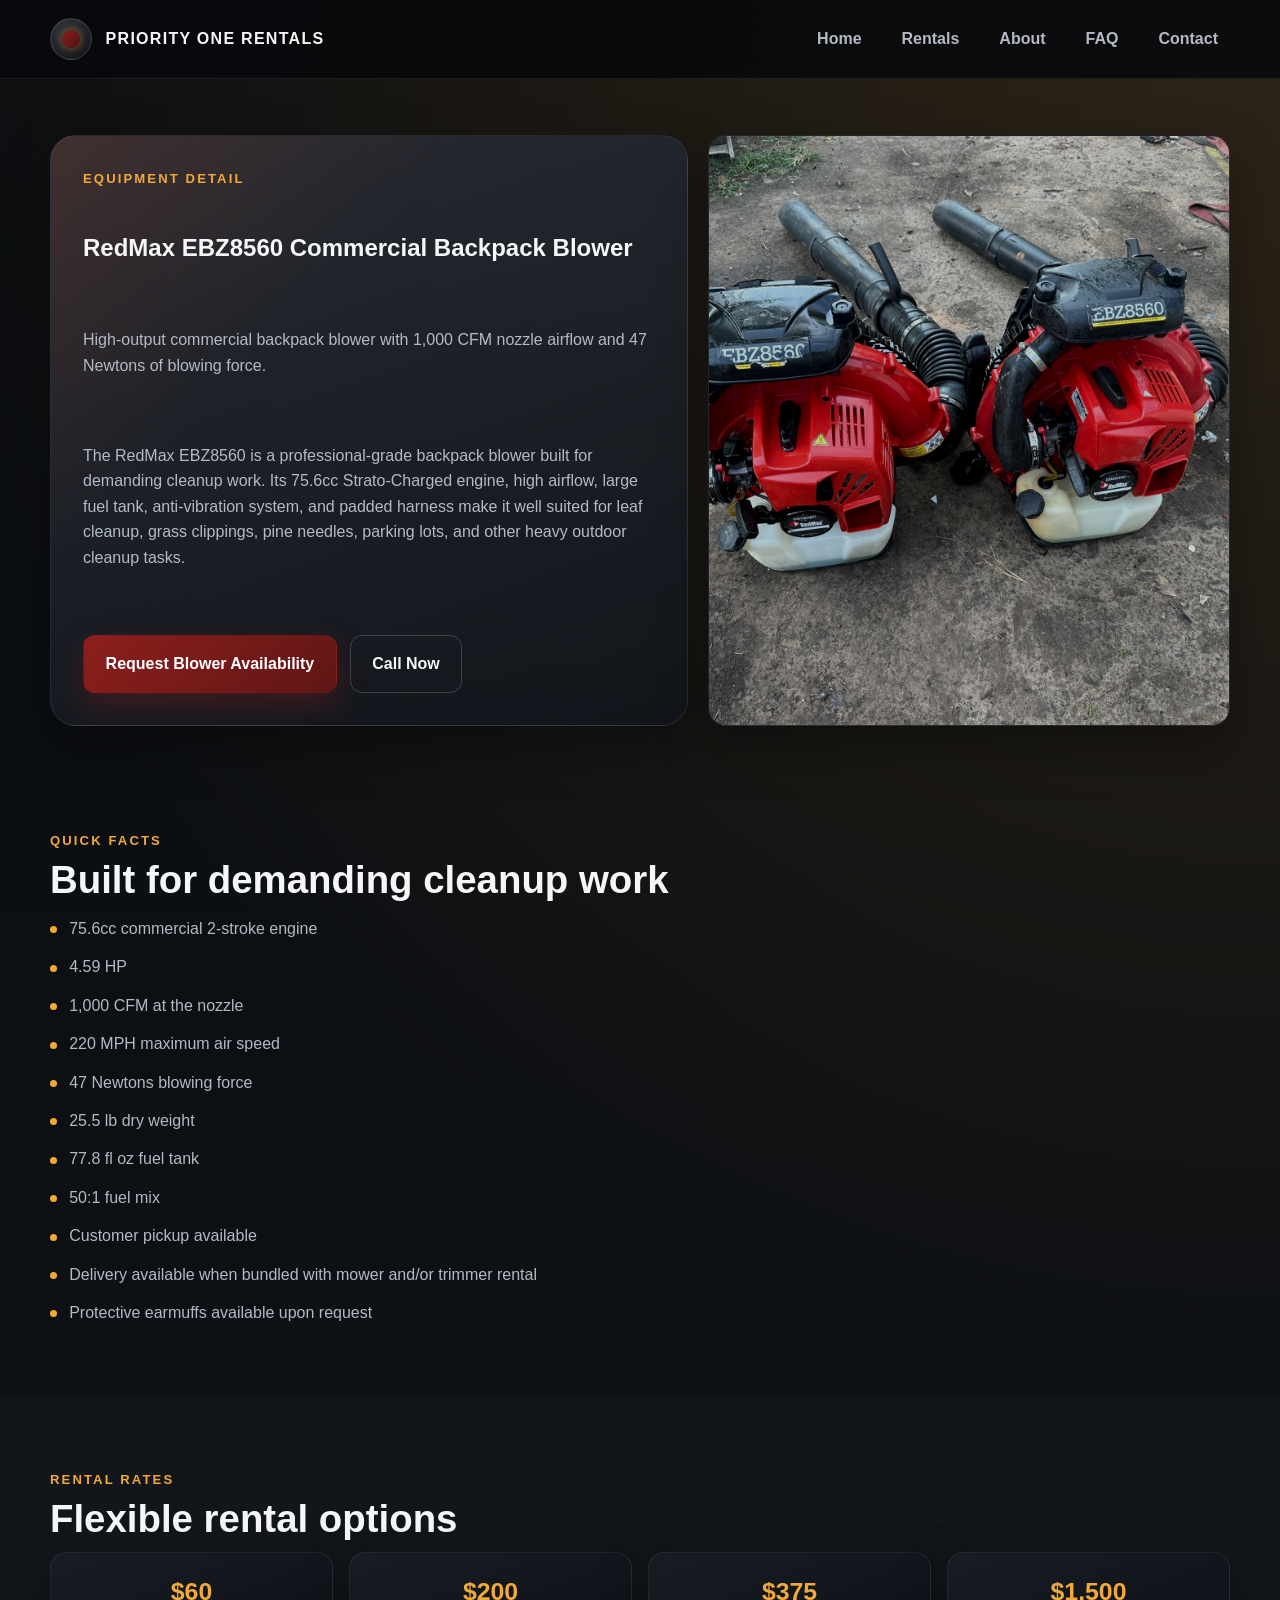
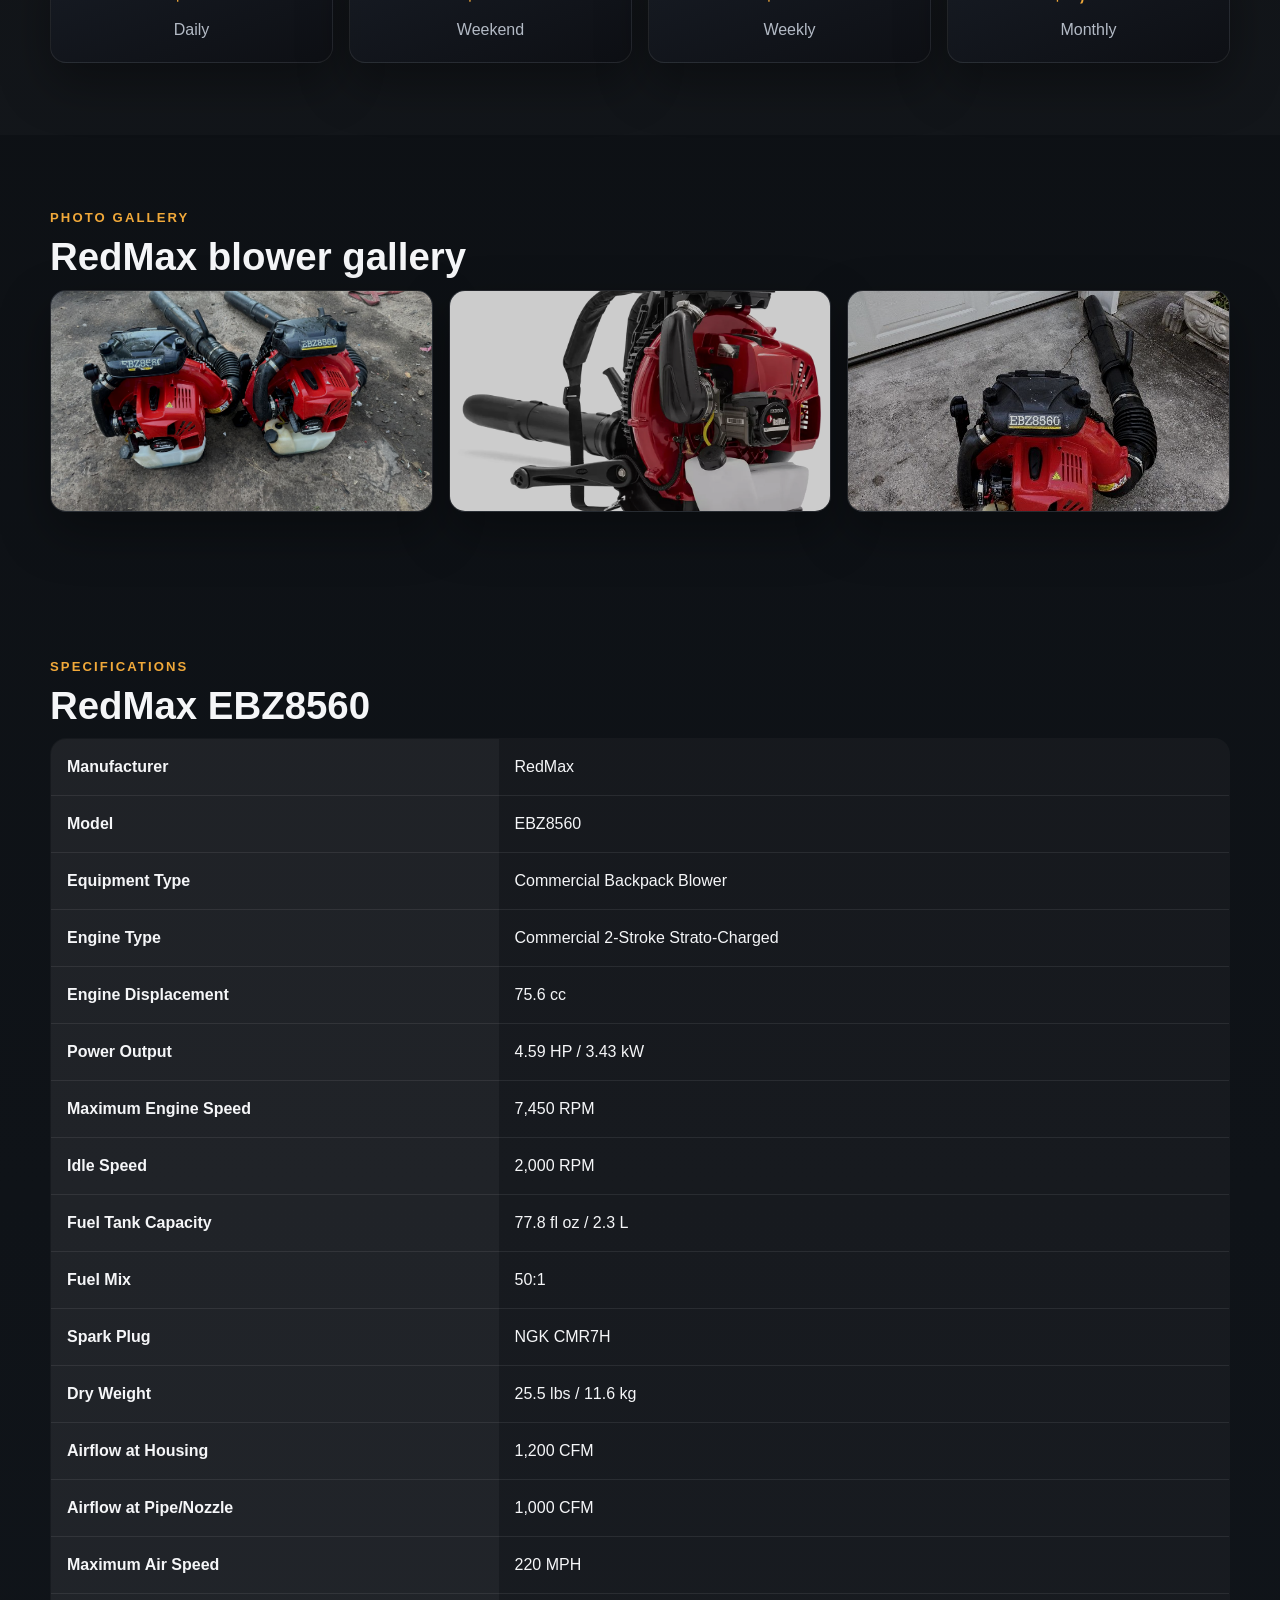
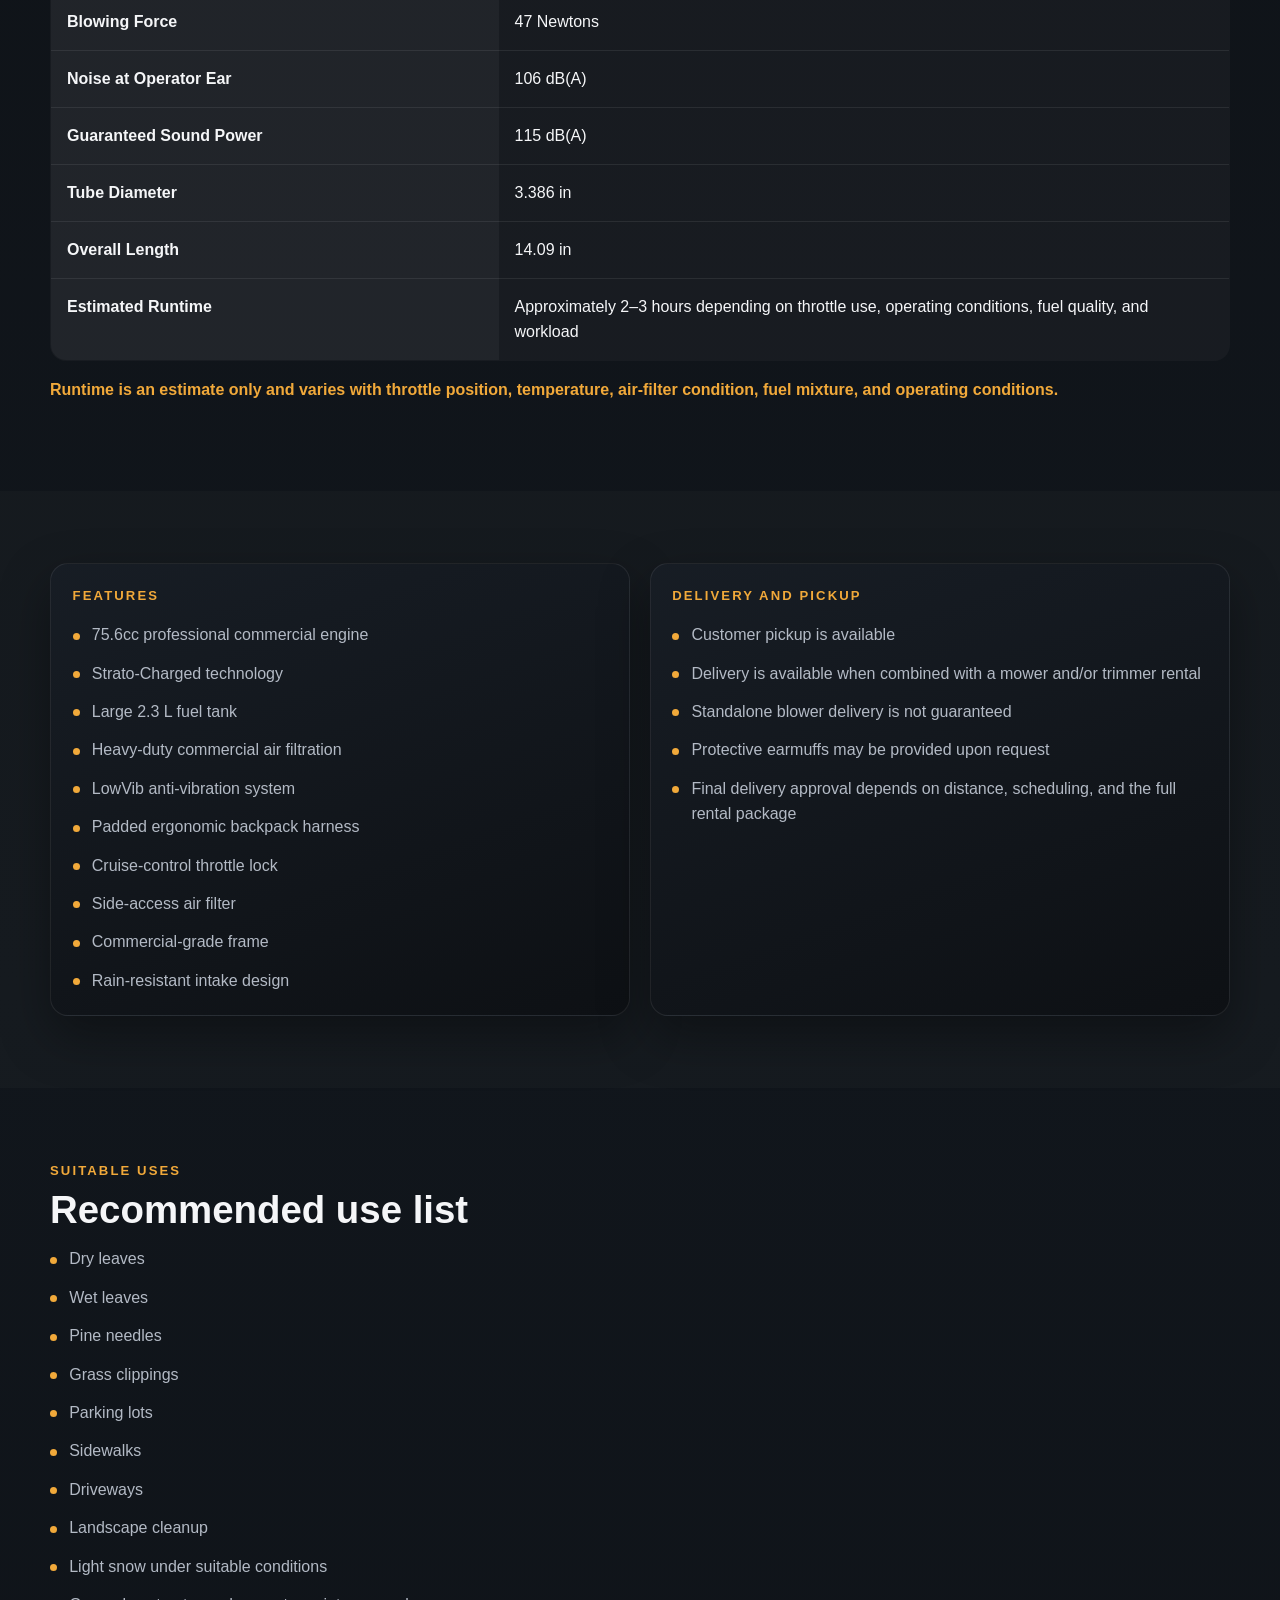
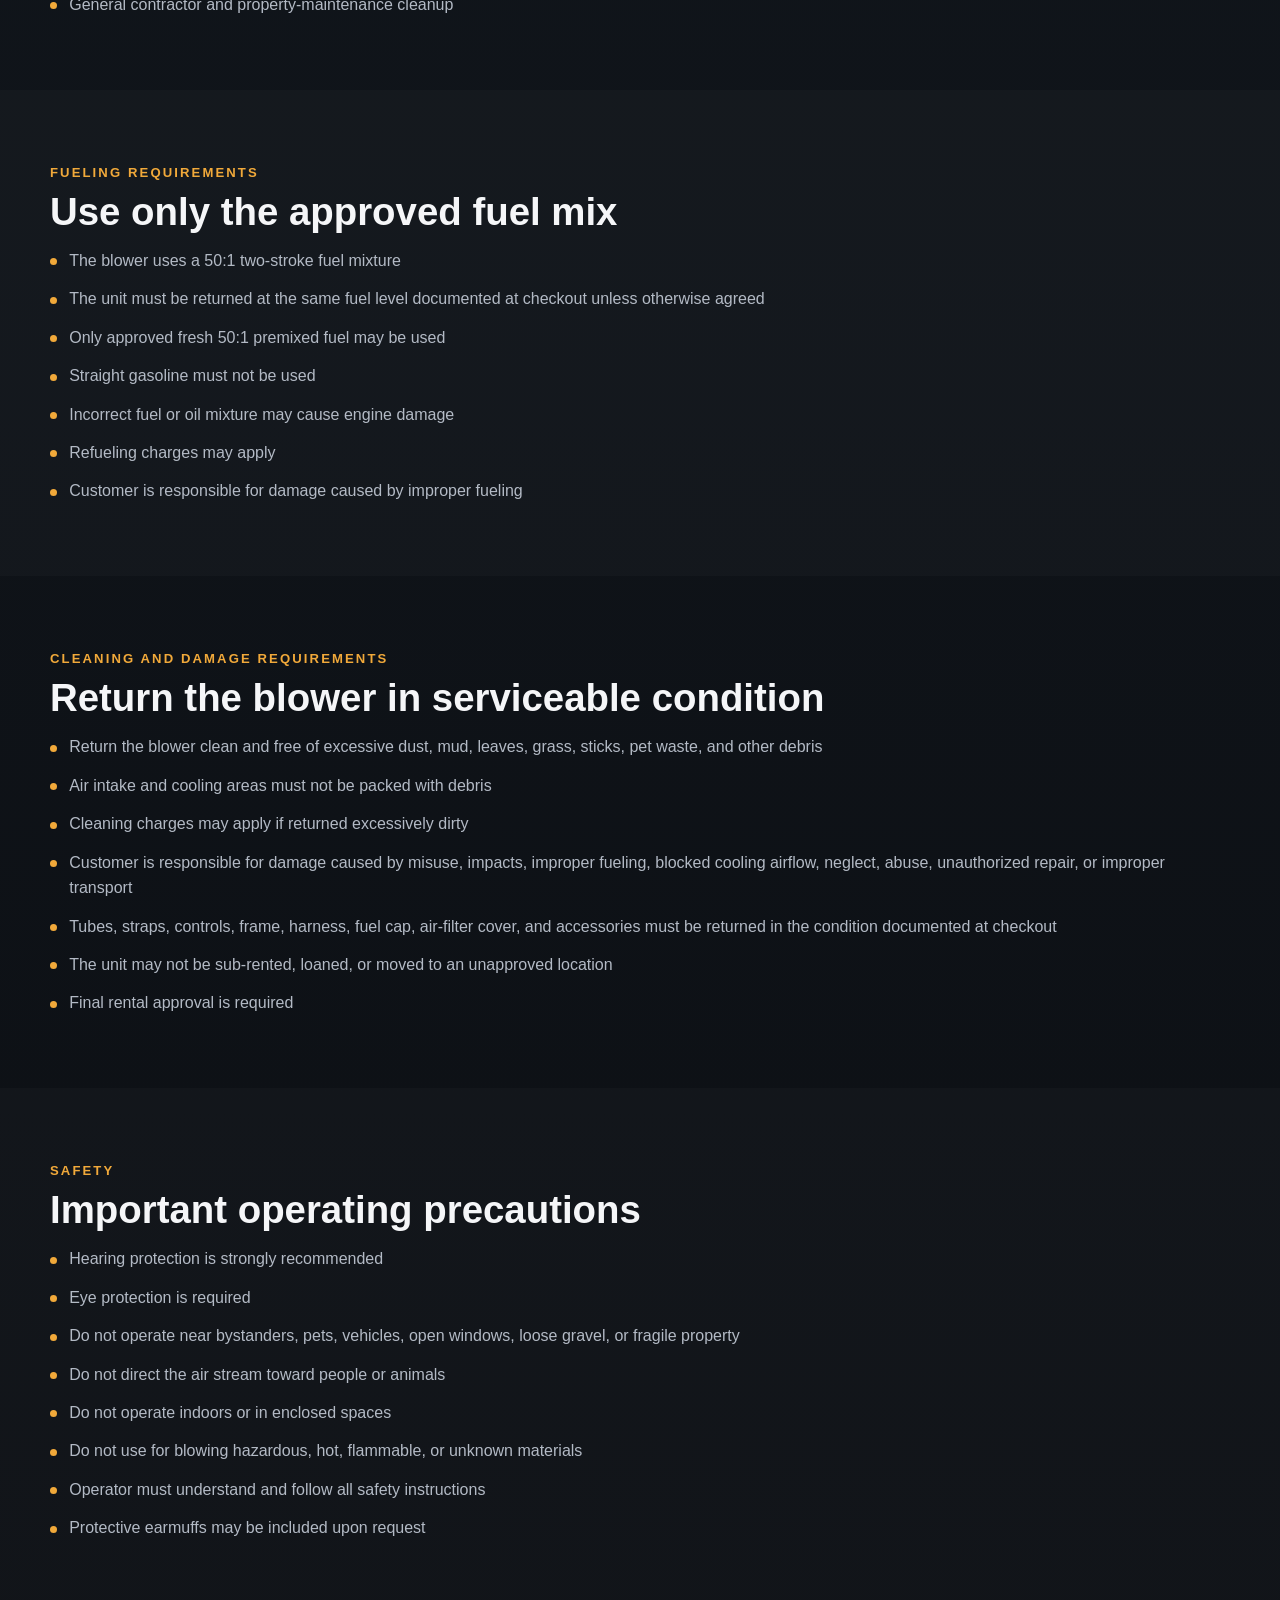
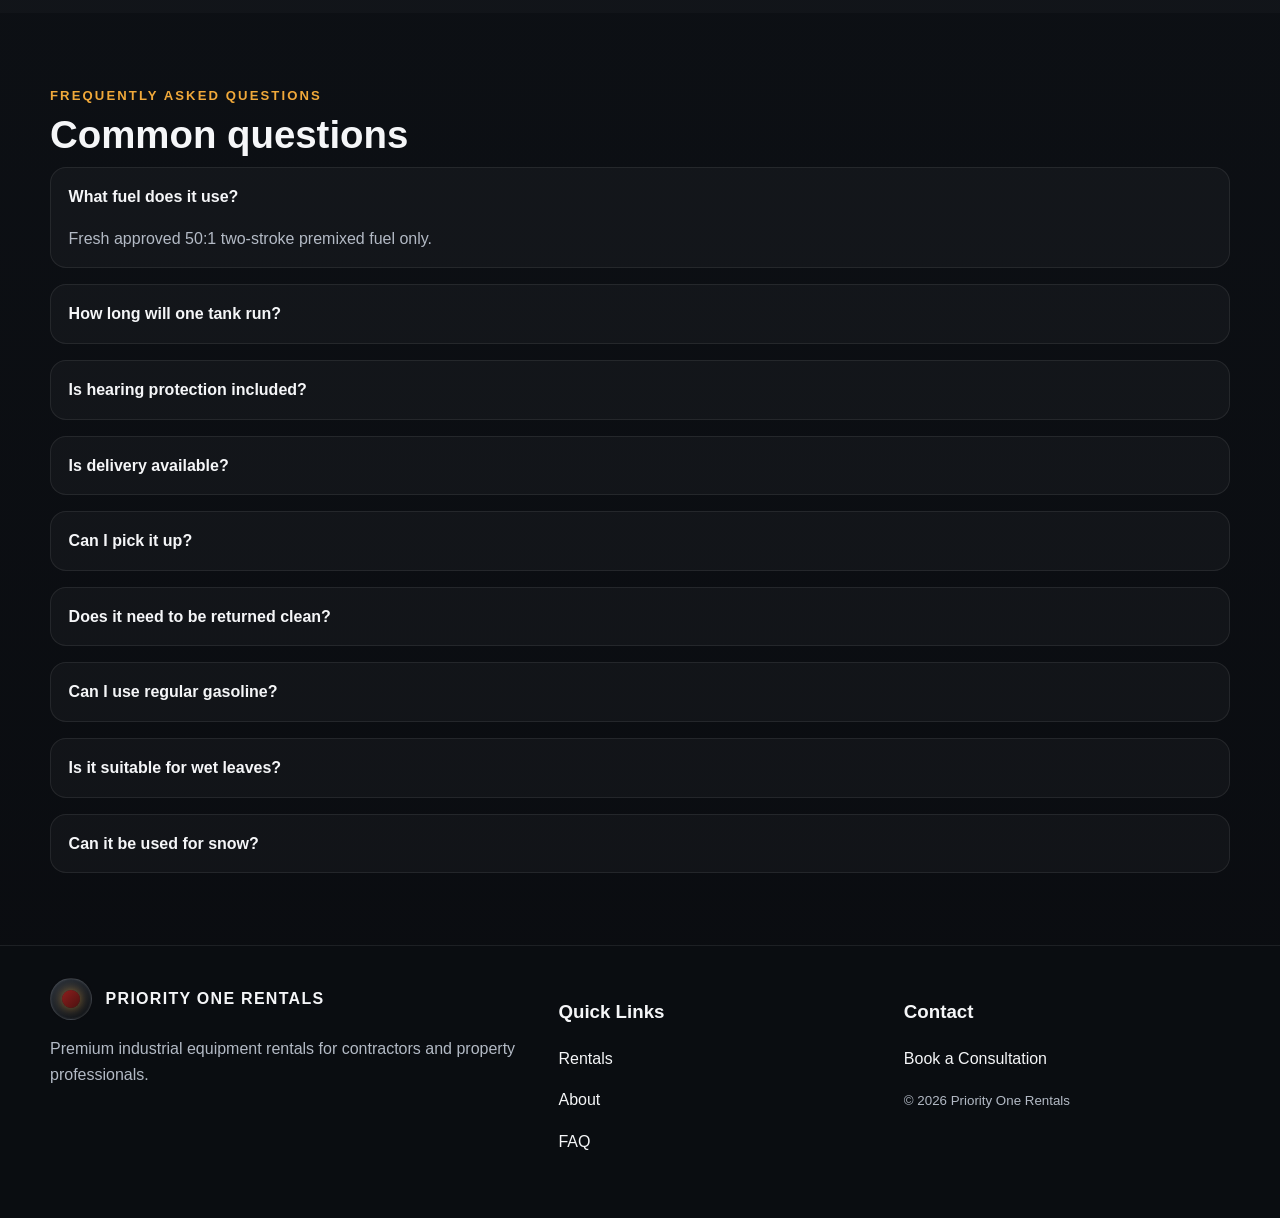
<file: equipment/backpack-blower.html>
<!DOCTYPE html>
<html lang="en">
<head>
  <meta charset="UTF-8" />
  <meta name="viewport" content="width=device-width, initial-scale=1.0" />
  <meta name="description" content="Rent the RedMax EBZ8560 Commercial Backpack Blower from Priority One Rentals." />
  <title>RedMax EBZ8560 Commercial Backpack Blower | Priority One Rentals</title>
  <link rel="stylesheet" href="../css/style.css" />
  <style>
    .detail-hero {
      display: grid;
      grid-template-columns: 1.1fr 0.9fr;
      gap: 1.25rem;
      align-items: stretch;
    }
    .detail-hero .hero-content {
      padding: 2rem;
    }
    .detail-hero .hero-content h1 {
      margin-top: 0;
      margin-bottom: 0.75rem;
    }
    .detail-hero .hero-content p {
      margin-bottom: 1rem;
      max-width: 680px;
    }
    .detail-hero .detail-image {
      min-height: 420px;
      overflow: hidden;
      border-radius: 18px;
      border: 1px solid rgba(255,255,255,0.08);
      box-shadow: var(--shadow);
      background: linear-gradient(145deg, #191d24, #090b0f);
    }
    .detail-hero .detail-image img {
      width: 100%;
      height: 100%;
      object-fit: cover;
      filter: saturate(0.9) contrast(1.05) brightness(0.8);
    }
    .detail-actions {
      display: flex;
      gap: 0.8rem;
      flex-wrap: wrap;
      margin-top: 1rem;
    }
    .rate-grid,
    .gallery-grid,
    .faq-list {
      display: grid;
      gap: 1rem;
    }
    .rate-grid { grid-template-columns: repeat(4, minmax(0, 1fr)); }
    .gallery-grid { grid-template-columns: repeat(3, minmax(0, 1fr)); }
    .gallery-item {
      border: 1px solid var(--line);
      border-radius: 16px;
      background: linear-gradient(160deg, rgba(24,29,37,0.96), rgba(14,16,20,0.96));
      overflow: hidden;
      box-shadow: var(--shadow);
    }
    .gallery-item img {
      width: 100%;
      height: 220px;
      object-fit: cover;
      filter: saturate(0.9) contrast(1.05) brightness(0.8);
    }
    .rate-card {
      border: 1px solid var(--line);
      border-radius: 16px;
      background: linear-gradient(160deg, rgba(24,29,37,0.96), rgba(14,16,20,0.96));
      padding: 1.2rem;
      box-shadow: var(--shadow);
      text-align: center;
    }
    .rate-card strong {
      display: block;
      font-size: 1.55rem;
      color: var(--highlight);
      margin-bottom: 0.35rem;
    }
    .spec-table {
      width: 100%;
      border-collapse: collapse;
      overflow: hidden;
      border-radius: 16px;
      background: rgba(255,255,255,0.03);
      border: 1px solid var(--line);
    }
    .spec-table th,
    .spec-table td {
      padding: 0.95rem 1rem;
      border-bottom: 1px solid rgba(255,255,255,0.08);
      text-align: left;
      vertical-align: top;
    }
    .spec-table th {
      width: 38%;
      color: var(--text);
      background: rgba(255,255,255,0.04);
    }
    .spec-table tr:last-child td,
    .spec-table tr:last-child th {
      border-bottom: none;
    }
    .faq-item {
      border: 1px solid var(--line);
      border-radius: 16px;
      background: rgba(255,255,255,0.03);
      overflow: hidden;
    }
    .faq-question {
      width: 100%;
      background: transparent;
      color: var(--text);
      text-align: left;
      border: none;
      padding: 1rem 1.1rem;
      font: inherit;
      font-weight: 800;
      cursor: pointer;
    }
    .faq-answer {
      display: none;
      padding: 0 1.1rem 1rem;
      color: var(--muted);
    }
    .faq-item.open .faq-answer { display: block; }
    .inline-note {
      color: var(--highlight);
      font-weight: 700;
    }
    @media (max-width: 900px) {
      .detail-hero,
      .rate-grid,
      .gallery-grid { grid-template-columns: 1fr; }
    }
  </style>
</head>
<body>
  <header class="site-header">
    <div class="container navbar">
      <a class="brand" href="../index.html" aria-label="Priority One Rentals home">
        <div class="brand-mark" aria-hidden="true"><span></span></div>
        <span>Priority One Rentals</span>
      </a>
      <button class="nav-toggle" aria-label="Toggle navigation">☰</button>
      <nav class="nav-links" aria-label="Main navigation">
        <a href="../index.html">Home</a>
        <a href="../rentals.html">Rentals</a>
        <a href="../about.html">About</a>
        <a href="../faq.html">FAQ</a>
        <a href="../contact.html">Contact</a>
      </nav>
    </div>
  </header>

  <main>
    <section class="page-hero">
      <div class="container detail-hero">
        <div class="hero-card hero-content">
          <div class="kicker">Equipment detail</div>
          <h1>RedMax EBZ8560 Commercial Backpack Blower</h1>
          <p class="section-lead">High-output commercial backpack blower with 1,000 CFM nozzle airflow and 47 Newtons of blowing force.</p>
          <p class="section-lead">The RedMax EBZ8560 is a professional-grade backpack blower built for demanding cleanup work. Its 75.6cc Strato-Charged engine, high airflow, large fuel tank, anti-vibration system, and padded harness make it well suited for leaf cleanup, grass clippings, pine needles, parking lots, and other heavy outdoor cleanup tasks.</p>
          <div class="detail-actions">
            <a class="btn btn-primary" href="../contact.html">Request Blower Availability</a>
            <a class="btn btn-secondary" href="tel:5551234567">Call Now</a>
          </div>
        </div>
        <div class="detail-image">
          <img src="../images/blower/redmax-ebz8560-1.jpg" alt="RedMax EBZ8560 commercial backpack blower" />
        </div>
      </div>
    </section>

    <section class="section">
      <div class="container">
        <div class="kicker">Quick facts</div>
        <h2 class="section-title">Built for demanding cleanup work</h2>
        <ul class="mini-list">
          <li>75.6cc commercial 2-stroke engine</li>
          <li>4.59 HP</li>
          <li>1,000 CFM at the nozzle</li>
          <li>220 MPH maximum air speed</li>
          <li>47 Newtons blowing force</li>
          <li>25.5 lb dry weight</li>
          <li>77.8 fl oz fuel tank</li>
          <li>50:1 fuel mix</li>
          <li>Customer pickup available</li>
          <li>Delivery available when bundled with mower and/or trimmer rental</li>
          <li>Protective earmuffs available upon request</li>
        </ul>
      </div>
    </section>

    <section class="section section-dark">
      <div class="container">
        <div class="kicker">Rental rates</div>
        <h2 class="section-title">Flexible rental options</h2>
        <div class="rate-grid">
          <article class="rate-card"><strong>$60</strong><div class="muted">Daily</div></article>
          <article class="rate-card"><strong>$200</strong><div class="muted">Weekend</div></article>
          <article class="rate-card"><strong>$375</strong><div class="muted">Weekly</div></article>
          <article class="rate-card"><strong>$1,500</strong><div class="muted">Monthly</div></article>
        </div>
      </div>
    </section>

    <section class="section">
      <div class="container">
        <div class="kicker">Photo gallery</div>
        <h2 class="section-title">RedMax blower gallery</h2>
        <div class="gallery-grid">
          <div class="gallery-item"><img src="../images/blower/redmax-ebz8560-1.jpg" alt="RedMax EBZ8560 blower front view" /></div>
          <div class="gallery-item"><img src="../images/blower/redmax-ebz8560-2.jpg" alt="RedMax EBZ8560 blower side view" /></div>
          <div class="gallery-item"><img src="../images/blower/redmax-ebz8560-3.jpg" alt="RedMax EBZ8560 blower close view" /></div>
        </div>
      </div>
    </section>

    <section class="section">
      <div class="container">
        <div class="kicker">Specifications</div>
        <h2 class="section-title">RedMax EBZ8560</h2>
        <table class="spec-table">
          <tbody>
            <tr><th>Manufacturer</th><td>RedMax</td></tr>
            <tr><th>Model</th><td>EBZ8560</td></tr>
            <tr><th>Equipment Type</th><td>Commercial Backpack Blower</td></tr>
            <tr><th>Engine Type</th><td>Commercial 2-Stroke Strato-Charged</td></tr>
            <tr><th>Engine Displacement</th><td>75.6 cc</td></tr>
            <tr><th>Power Output</th><td>4.59 HP / 3.43 kW</td></tr>
            <tr><th>Maximum Engine Speed</th><td>7,450 RPM</td></tr>
            <tr><th>Idle Speed</th><td>2,000 RPM</td></tr>
            <tr><th>Fuel Tank Capacity</th><td>77.8 fl oz / 2.3 L</td></tr>
            <tr><th>Fuel Mix</th><td>50:1</td></tr>
            <tr><th>Spark Plug</th><td>NGK CMR7H</td></tr>
            <tr><th>Dry Weight</th><td>25.5 lbs / 11.6 kg</td></tr>
            <tr><th>Airflow at Housing</th><td>1,200 CFM</td></tr>
            <tr><th>Airflow at Pipe/Nozzle</th><td>1,000 CFM</td></tr>
            <tr><th>Maximum Air Speed</th><td>220 MPH</td></tr>
            <tr><th>Blowing Force</th><td>47 Newtons</td></tr>
            <tr><th>Noise at Operator Ear</th><td>106 dB(A)</td></tr>
            <tr><th>Guaranteed Sound Power</th><td>115 dB(A)</td></tr>
            <tr><th>Tube Diameter</th><td>3.386 in</td></tr>
            <tr><th>Overall Length</th><td>14.09 in</td></tr>
            <tr><th>Estimated Runtime</th><td>Approximately 2–3 hours depending on throttle use, operating conditions, fuel quality, and workload</td></tr>
          </tbody>
        </table>
        <p class="inline-note">Runtime is an estimate only and varies with throttle position, temperature, air-filter condition, fuel mixture, and operating conditions.</p>
      </div>
    </section>

    <section class="section section-dark">
      <div class="container">
        <div class="contact-grid">
          <article class="card">
            <div class="kicker">Features</div>
            <ul class="mini-list">
              <li>75.6cc professional commercial engine</li>
              <li>Strato-Charged technology</li>
              <li>Large 2.3 L fuel tank</li>
              <li>Heavy-duty commercial air filtration</li>
              <li>LowVib anti-vibration system</li>
              <li>Padded ergonomic backpack harness</li>
              <li>Cruise-control throttle lock</li>
              <li>Side-access air filter</li>
              <li>Commercial-grade frame</li>
              <li>Rain-resistant intake design</li>
            </ul>
          </article>
          <article class="card">
            <div class="kicker">Delivery and pickup</div>
            <ul class="mini-list">
              <li>Customer pickup is available</li>
              <li>Delivery is available when combined with a mower and/or trimmer rental</li>
              <li>Standalone blower delivery is not guaranteed</li>
              <li>Protective earmuffs may be provided upon request</li>
              <li>Final delivery approval depends on distance, scheduling, and the full rental package</li>
            </ul>
          </article>
        </div>
      </div>
    </section>

    <section class="section">
      <div class="container">
        <div class="kicker">Suitable uses</div>
        <h2 class="section-title">Recommended use list</h2>
        <ul class="mini-list">
          <li>Dry leaves</li>
          <li>Wet leaves</li>
          <li>Pine needles</li>
          <li>Grass clippings</li>
          <li>Parking lots</li>
          <li>Sidewalks</li>
          <li>Driveways</li>
          <li>Landscape cleanup</li>
          <li>Light snow under suitable conditions</li>
          <li>General contractor and property-maintenance cleanup</li>
        </ul>
      </div>
    </section>

    <section class="section section-dark">
      <div class="container">
        <div class="kicker">Fueling requirements</div>
        <h2 class="section-title">Use only the approved fuel mix</h2>
        <ul class="mini-list">
          <li>The blower uses a 50:1 two-stroke fuel mixture</li>
          <li>The unit must be returned at the same fuel level documented at checkout unless otherwise agreed</li>
          <li>Only approved fresh 50:1 premixed fuel may be used</li>
          <li>Straight gasoline must not be used</li>
          <li>Incorrect fuel or oil mixture may cause engine damage</li>
          <li>Refueling charges may apply</li>
          <li>Customer is responsible for damage caused by improper fueling</li>
        </ul>
      </div>
    </section>

    <section class="section">
      <div class="container">
        <div class="kicker">Cleaning and damage requirements</div>
        <h2 class="section-title">Return the blower in serviceable condition</h2>
        <ul class="mini-list">
          <li>Return the blower clean and free of excessive dust, mud, leaves, grass, sticks, pet waste, and other debris</li>
          <li>Air intake and cooling areas must not be packed with debris</li>
          <li>Cleaning charges may apply if returned excessively dirty</li>
          <li>Customer is responsible for damage caused by misuse, impacts, improper fueling, blocked cooling airflow, neglect, abuse, unauthorized repair, or improper transport</li>
          <li>Tubes, straps, controls, frame, harness, fuel cap, air-filter cover, and accessories must be returned in the condition documented at checkout</li>
          <li>The unit may not be sub-rented, loaned, or moved to an unapproved location</li>
          <li>Final rental approval is required</li>
        </ul>
      </div>
    </section>

    <section class="section section-dark">
      <div class="container">
        <div class="kicker">Safety</div>
        <h2 class="section-title">Important operating precautions</h2>
        <ul class="mini-list">
          <li>Hearing protection is strongly recommended</li>
          <li>Eye protection is required</li>
          <li>Do not operate near bystanders, pets, vehicles, open windows, loose gravel, or fragile property</li>
          <li>Do not direct the air stream toward people or animals</li>
          <li>Do not operate indoors or in enclosed spaces</li>
          <li>Do not use for blowing hazardous, hot, flammable, or unknown materials</li>
          <li>Operator must understand and follow all safety instructions</li>
          <li>Protective earmuffs may be included upon request</li>
        </ul>
      </div>
    </section>

    <section class="section">
      <div class="container">
        <div class="kicker">Frequently asked questions</div>
        <h2 class="section-title">Common questions</h2>
        <div class="faq-list">
          <div class="faq-item open">
            <button class="faq-question" type="button">What fuel does it use?</button>
            <div class="faq-answer">Fresh approved 50:1 two-stroke premixed fuel only.</div>
          </div>
          <div class="faq-item">
            <button class="faq-question" type="button">How long will one tank run?</button>
            <div class="faq-answer">Roughly 2–3 hours depending on throttle use and conditions.</div>
          </div>
          <div class="faq-item">
            <button class="faq-question" type="button">Is hearing protection included?</button>
            <div class="faq-answer">Protective earmuffs may be included upon request.</div>
          </div>
          <div class="faq-item">
            <button class="faq-question" type="button">Is delivery available?</button>
            <div class="faq-answer">Delivery may be available when bundled with a mower and/or trimmer rental.</div>
          </div>
          <div class="faq-item">
            <button class="faq-question" type="button">Can I pick it up?</button>
            <div class="faq-answer">Yes, customer pickup is available.</div>
          </div>
          <div class="faq-item">
            <button class="faq-question" type="button">Does it need to be returned clean?</button>
            <div class="faq-answer">Yes. Excessive dust, mud, leaves, grass, pet waste, or other debris may result in cleaning charges.</div>
          </div>
          <div class="faq-item">
            <button class="faq-question" type="button">Can I use regular gasoline?</button>
            <div class="faq-answer">No. It requires the correct 50:1 two-stroke fuel mixture.</div>
          </div>
          <div class="faq-item">
            <button class="faq-question" type="button">Is it suitable for wet leaves?</button>
            <div class="faq-answer">Yes, but performance still depends on conditions and proper technique.</div>
          </div>
          <div class="faq-item">
            <button class="faq-question" type="button">Can it be used for snow?</button>
            <div class="faq-answer">It may be used for light, dry snow under suitable conditions, but it is not a snow-removal machine.</div>
          </div>
        </div>
      </div>
    </section>
  </main>

  <footer class="footer">
    <div class="container footer-grid">
      <div>
        <div class="brand">
          <div class="brand-mark" aria-hidden="true"><span></span></div>
          <span>Priority One Rentals</span>
        </div>
        <p class="muted">Premium industrial equipment rentals for contractors and property professionals.</p>
      </div>
      <div>
        <h3>Quick Links</h3>
        <p><a href="../rentals.html">Rentals</a></p>
        <p><a href="../about.html">About</a></p>
        <p><a href="../faq.html">FAQ</a></p>
      </div>
      <div>
        <h3>Contact</h3>
        <p><a href="../contact.html">Book a Consultation</a></p>
        <small>© <span data-year></span> Priority One Rentals</small>
      </div>
    </div>
  </footer>

  <script src="../js/script.js"></script>
  <script>
    document.querySelectorAll('.faq-question').forEach((button) => {
      button.addEventListener('click', () => {
        const item = button.closest('.faq-item');
        if (!item) return;
        item.classList.toggle('open');
      });
    });
  </script>
</body>
</html>
</file>
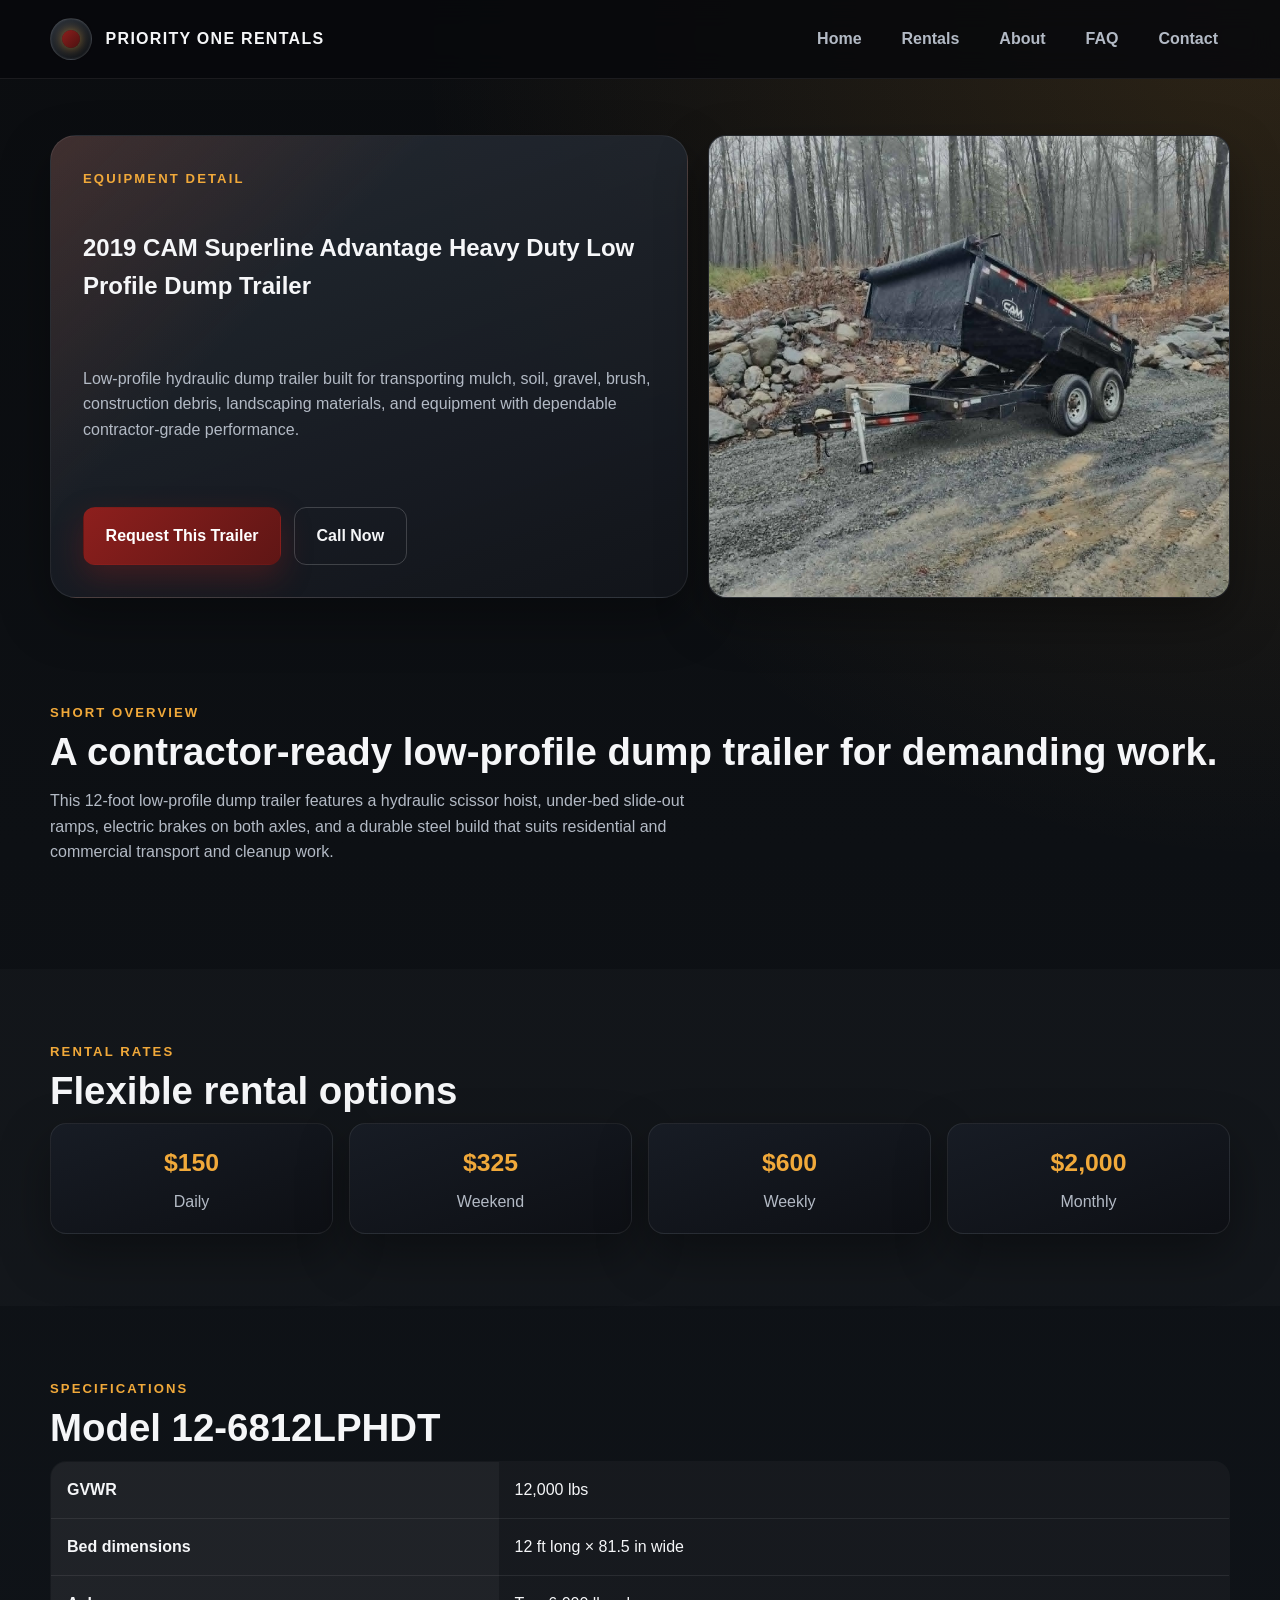
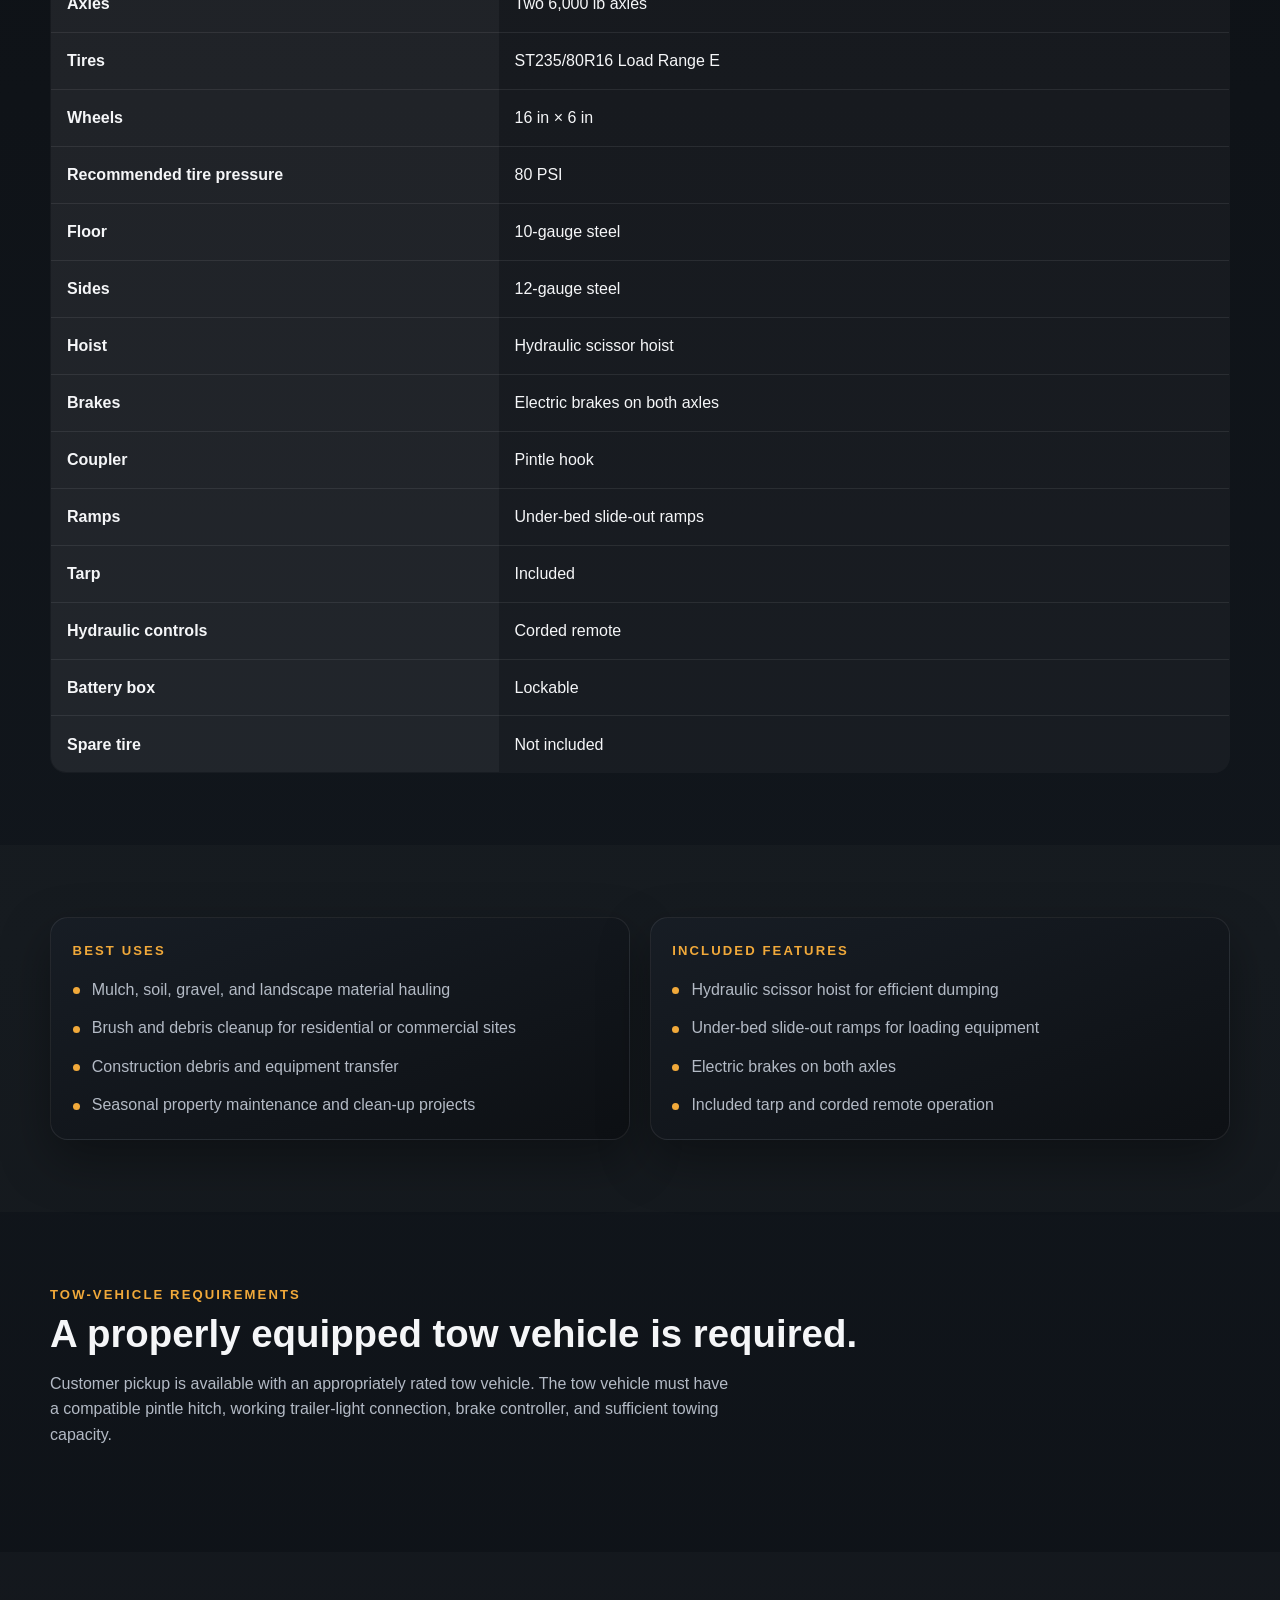
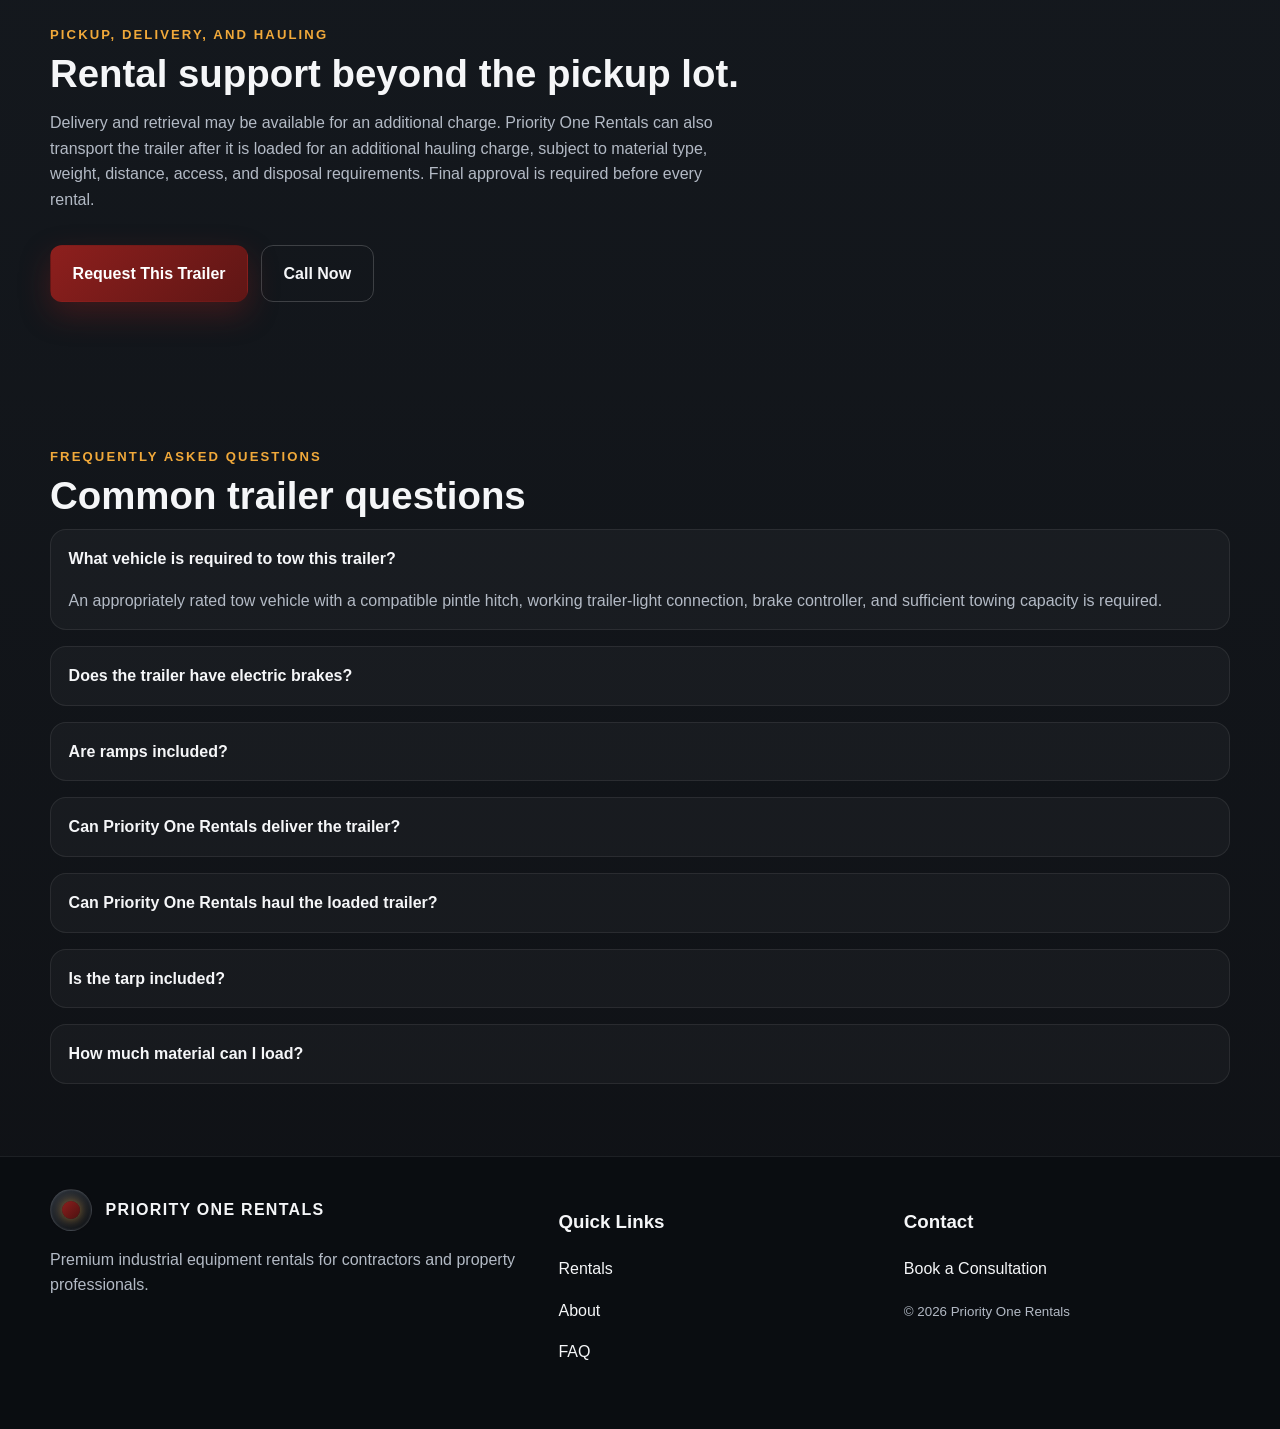
<file: equipment/dump-trailer.html>
<!DOCTYPE html>
<html lang="en">
<head>
  <meta charset="UTF-8" />
  <meta name="viewport" content="width=device-width, initial-scale=1.0" />
  <meta name="description" content="Rent the 2019 CAM Superline Advantage Heavy Duty Low Profile Dump Trailer from Priority One Rentals." />
  <title>2019 CAM Superline Advantage Heavy Duty Low Profile Dump Trailer | Priority One Rentals</title>
  <link rel="stylesheet" href="../css/style.css" />
  <style>
    .detail-hero {
      display: grid;
      grid-template-columns: 1.1fr 0.9fr;
      gap: 1.25rem;
      align-items: stretch;
    }
    .detail-hero .hero-content {
      padding: 2rem;
    }
    .detail-hero .hero-content h1 {
      margin-top: 0;
      margin-bottom: 0.75rem;
    }
    .detail-hero .hero-content p {
      margin-bottom: 1rem;
      max-width: 680px;
    }
    .detail-hero .detail-image {
      min-height: 420px;
      overflow: hidden;
      border-radius: 18px;
      border: 1px solid rgba(255,255,255,0.08);
      box-shadow: var(--shadow);
      background: linear-gradient(145deg, #191d24, #090b0f);
    }
    .detail-hero .detail-image img {
      width: 100%;
      height: 100%;
      object-fit: cover;
      filter: saturate(0.9) contrast(1.05) brightness(0.8);
    }
    .detail-actions {
      display: flex;
      gap: 0.8rem;
      flex-wrap: wrap;
      margin-top: 1rem;
    }
    .rate-grid,
    .gallery-grid,
    .faq-list {
      display: grid;
      gap: 1rem;
    }
    .rate-grid { grid-template-columns: repeat(4, minmax(0, 1fr)); }
    .gallery-grid { grid-template-columns: repeat(3, minmax(0, 1fr)); }
    .rate-card {
      border: 1px solid var(--line);
      border-radius: 16px;
      background: linear-gradient(160deg, rgba(24,29,37,0.96), rgba(14,16,20,0.96));
      padding: 1.2rem;
      box-shadow: var(--shadow);
      text-align: center;
    }
    .rate-card strong {
      display: block;
      font-size: 1.55rem;
      color: var(--highlight);
      margin-bottom: 0.35rem;
    }
    .spec-table {
      width: 100%;
      border-collapse: collapse;
      overflow: hidden;
      border-radius: 16px;
      background: rgba(255,255,255,0.03);
      border: 1px solid var(--line);
    }
    .spec-table th,
    .spec-table td {
      padding: 0.95rem 1rem;
      border-bottom: 1px solid rgba(255,255,255,0.08);
      text-align: left;
      vertical-align: top;
    }
    .spec-table th {
      width: 38%;
      color: var(--text);
      background: rgba(255,255,255,0.04);
    }
    .spec-table tr:last-child td,
    .spec-table tr:last-child th {
      border-bottom: none;
    }
    .gallery-item {
      background: linear-gradient(160deg, rgba(24,29,37,0.96), rgba(14,16,20,0.96));
      border: 1px solid var(--line);
      border-radius: 16px;
      overflow: hidden;
      box-shadow: var(--shadow);
    }
    .gallery-item img {
      width: 100%;
      height: 220px;
      object-fit: cover;
      filter: saturate(0.9) contrast(1.05) brightness(0.78);
    }
    .faq-item {
      border: 1px solid var(--line);
      border-radius: 16px;
      background: rgba(255,255,255,0.03);
      overflow: hidden;
    }
    .faq-question {
      width: 100%;
      background: transparent;
      color: var(--text);
      text-align: left;
      border: none;
      padding: 1rem 1.1rem;
      font: inherit;
      font-weight: 800;
      cursor: pointer;
    }
    .faq-answer {
      display: none;
      padding: 0 1.1rem 1rem;
      color: var(--muted);
    }
    .faq-item.open .faq-answer { display: block; }
    .inline-note {
      color: var(--highlight);
      font-weight: 700;
    }
    @media (max-width: 900px) {
      .detail-hero,
      .rate-grid,
      .gallery-grid { grid-template-columns: 1fr; }
    }
  </style>
</head>
<body>
  <header class="site-header">
    <div class="container navbar">
      <a class="brand" href="../index.html" aria-label="Priority One Rentals home">
        <div class="brand-mark" aria-hidden="true"><span></span></div>
        <span>Priority One Rentals</span>
      </a>
      <button class="nav-toggle" aria-label="Toggle navigation">☰</button>
      <nav class="nav-links" aria-label="Main navigation">
        <a href="../index.html">Home</a>
        <a href="../rentals.html">Rentals</a>
        <a href="../about.html">About</a>
        <a href="../faq.html">FAQ</a>
        <a href="../contact.html">Contact</a>
      </nav>
    </div>
  </header>

  <main>
    <section class="page-hero">
      <div class="container detail-hero">
        <div class="hero-card hero-content">
          <div class="kicker">Equipment detail</div>
          <h1>2019 CAM Superline Advantage Heavy Duty Low Profile Dump Trailer</h1>
          <p class="section-lead">Low-profile hydraulic dump trailer built for transporting mulch, soil, gravel, brush, construction debris, landscaping materials, and equipment with dependable contractor-grade performance.</p>
          <div class="detail-actions">
            <a class="btn btn-primary" href="../contact.html">Request This Trailer</a>
            <a class="btn btn-secondary" href="tel:5551234567">Call Now</a>
          </div>
        </div>
        <div class="detail-image">
          <img src="../images/dump-trailer/dump-trailer.jpg" alt="2019 CAM Superline dump trailer" />
        </div>
      </div>
    </section>

    <section class="section">
      <div class="container">
        <div class="kicker">Short overview</div>
        <h2 class="section-title">A contractor-ready low-profile dump trailer for demanding work.</h2>
        <p class="section-lead">This 12-foot low-profile dump trailer features a hydraulic scissor hoist, under-bed slide-out ramps, electric brakes on both axles, and a durable steel build that suits residential and commercial transport and cleanup work.</p>
      </div>
    </section>

    <section class="section section-dark">
      <div class="container">
        <div class="kicker">Rental rates</div>
        <h2 class="section-title">Flexible rental options</h2>
        <div class="rate-grid">
          <article class="rate-card"><strong>$150</strong><div class="muted">Daily</div></article>
          <article class="rate-card"><strong>$325</strong><div class="muted">Weekend</div></article>
          <article class="rate-card"><strong>$600</strong><div class="muted">Weekly</div></article>
          <article class="rate-card"><strong>$2,000</strong><div class="muted">Monthly</div></article>
        </div>
      </div>
    </section>

    <section class="section">
      <div class="container">
        <div class="kicker">Specifications</div>
        <h2 class="section-title">Model 12-6812LPHDT</h2>
        <table class="spec-table">
          <tbody>
            <tr><th>GVWR</th><td>12,000 lbs</td></tr>
            <tr><th>Bed dimensions</th><td>12 ft long × 81.5 in wide</td></tr>
            <tr><th>Axles</th><td>Two 6,000 lb axles</td></tr>
            <tr><th>Tires</th><td>ST235/80R16 Load Range E</td></tr>
            <tr><th>Wheels</th><td>16 in × 6 in</td></tr>
            <tr><th>Recommended tire pressure</th><td>80 PSI</td></tr>
            <tr><th>Floor</th><td>10-gauge steel</td></tr>
            <tr><th>Sides</th><td>12-gauge steel</td></tr>
            <tr><th>Hoist</th><td>Hydraulic scissor hoist</td></tr>
            <tr><th>Brakes</th><td>Electric brakes on both axles</td></tr>
            <tr><th>Coupler</th><td>Pintle hook</td></tr>
            <tr><th>Ramps</th><td>Under-bed slide-out ramps</td></tr>
            <tr><th>Tarp</th><td>Included</td></tr>
            <tr><th>Hydraulic controls</th><td>Corded remote</td></tr>
            <tr><th>Battery box</th><td>Lockable</td></tr>
            <tr><th>Spare tire</th><td>Not included</td></tr>
          </tbody>
        </table>
      </div>
    </section>

    <section class="section section-dark">
      <div class="container">
        <div class="contact-grid">
          <article class="card">
            <div class="kicker">Best uses</div>
            <ul class="mini-list">
              <li>Mulch, soil, gravel, and landscape material hauling</li>
              <li>Brush and debris cleanup for residential or commercial sites</li>
              <li>Construction debris and equipment transfer</li>
              <li>Seasonal property maintenance and clean-up projects</li>
            </ul>
          </article>
          <article class="card">
            <div class="kicker">Included features</div>
            <ul class="mini-list">
              <li>Hydraulic scissor hoist for efficient dumping</li>
              <li>Under-bed slide-out ramps for loading equipment</li>
              <li>Electric brakes on both axles</li>
              <li>Included tarp and corded remote operation</li>
            </ul>
          </article>
        </div>
      </div>
    </section>

    <section class="section">
      <div class="container">
        <div class="kicker">Tow-vehicle requirements</div>
        <h2 class="section-title">A properly equipped tow vehicle is required.</h2>
        <p class="section-lead">Customer pickup is available with an appropriately rated tow vehicle. The tow vehicle must have a compatible pintle hitch, working trailer-light connection, brake controller, and sufficient towing capacity.</p>
      </div>
    </section>

    <section class="section section-dark">
      <div class="container">
        <div class="kicker">Pickup, delivery, and hauling</div>
        <h2 class="section-title">Rental support beyond the pickup lot.</h2>
        <p class="section-lead">Delivery and retrieval may be available for an additional charge. Priority One Rentals can also transport the trailer after it is loaded for an additional hauling charge, subject to material type, weight, distance, access, and disposal requirements. Final approval is required before every rental.</p>
        <div class="detail-actions">
          <a class="btn btn-primary" href="../contact.html">Request This Trailer</a>
          <a class="btn btn-secondary" href="tel:5551234567">Call Now</a>
        </div>
      </div>
    </section>

    <section class="section section-dark">
      <div class="container">
        <div class="kicker">Frequently asked questions</div>
        <h2 class="section-title">Common trailer questions</h2>
        <div class="faq-list">
          <div class="faq-item open">
            <button class="faq-question" type="button">What vehicle is required to tow this trailer?</button>
            <div class="faq-answer">An appropriately rated tow vehicle with a compatible pintle hitch, working trailer-light connection, brake controller, and sufficient towing capacity is required.</div>
          </div>
          <div class="faq-item">
            <button class="faq-question" type="button">Does the trailer have electric brakes?</button>
            <div class="faq-answer">Yes. The trailer is equipped with electric brakes on both axles.</div>
          </div>
          <div class="faq-item">
            <button class="faq-question" type="button">Are ramps included?</button>
            <div class="faq-answer">Yes. Under-bed slide-out ramps are included.</div>
          </div>
          <div class="faq-item">
            <button class="faq-question" type="button">Can Priority One Rentals deliver the trailer?</button>
            <div class="faq-answer">Delivery and retrieval may be available for an additional charge depending on the job location, access, and scheduling.</div>
          </div>
          <div class="faq-item">
            <button class="faq-question" type="button">Can Priority One Rentals haul the loaded trailer?</button>
            <div class="faq-answer">Yes, when approved, Priority One Rentals may transport the loaded trailer for an additional hauling charge based on material type, weight, distance, access, and disposal requirements.</div>
          </div>
          <div class="faq-item">
            <button class="faq-question" type="button">Is the tarp included?</button>
            <div class="faq-answer">Yes. The tarp is included.</div>
          </div>
          <div class="faq-item">
            <button class="faq-question" type="button">How much material can I load?</button>
            <div class="faq-answer">Safe loading depends on material density and the trailer’s verified empty weight. Because the verified empty trailer weight is not currently available, Priority One Rentals does not quote a fixed payload amount or fixed cubic-yard estimate before final approval.</div>
          </div>
        </div>
      </div>
    </section>
  </main>

  <footer class="footer">
    <div class="container footer-grid">
      <div>
        <div class="brand">
          <div class="brand-mark" aria-hidden="true"><span></span></div>
          <span>Priority One Rentals</span>
        </div>
        <p class="muted">Premium industrial equipment rentals for contractors and property professionals.</p>
      </div>
      <div>
        <h3>Quick Links</h3>
        <p><a href="../rentals.html">Rentals</a></p>
        <p><a href="../about.html">About</a></p>
        <p><a href="../faq.html">FAQ</a></p>
      </div>
      <div>
        <h3>Contact</h3>
        <p><a href="../contact.html">Book a Consultation</a></p>
        <small>© <span data-year></span> Priority One Rentals</small>
      </div>
    </div>
  </footer>

  <script src="../js/script.js"></script>
  <script>
    document.querySelectorAll('.faq-question').forEach((button) => {
      button.addEventListener('click', () => {
        const item = button.closest('.faq-item');
        if (!item) return;
        item.classList.toggle('open');
      });
    });
  </script>
</body>
</html>
</file>
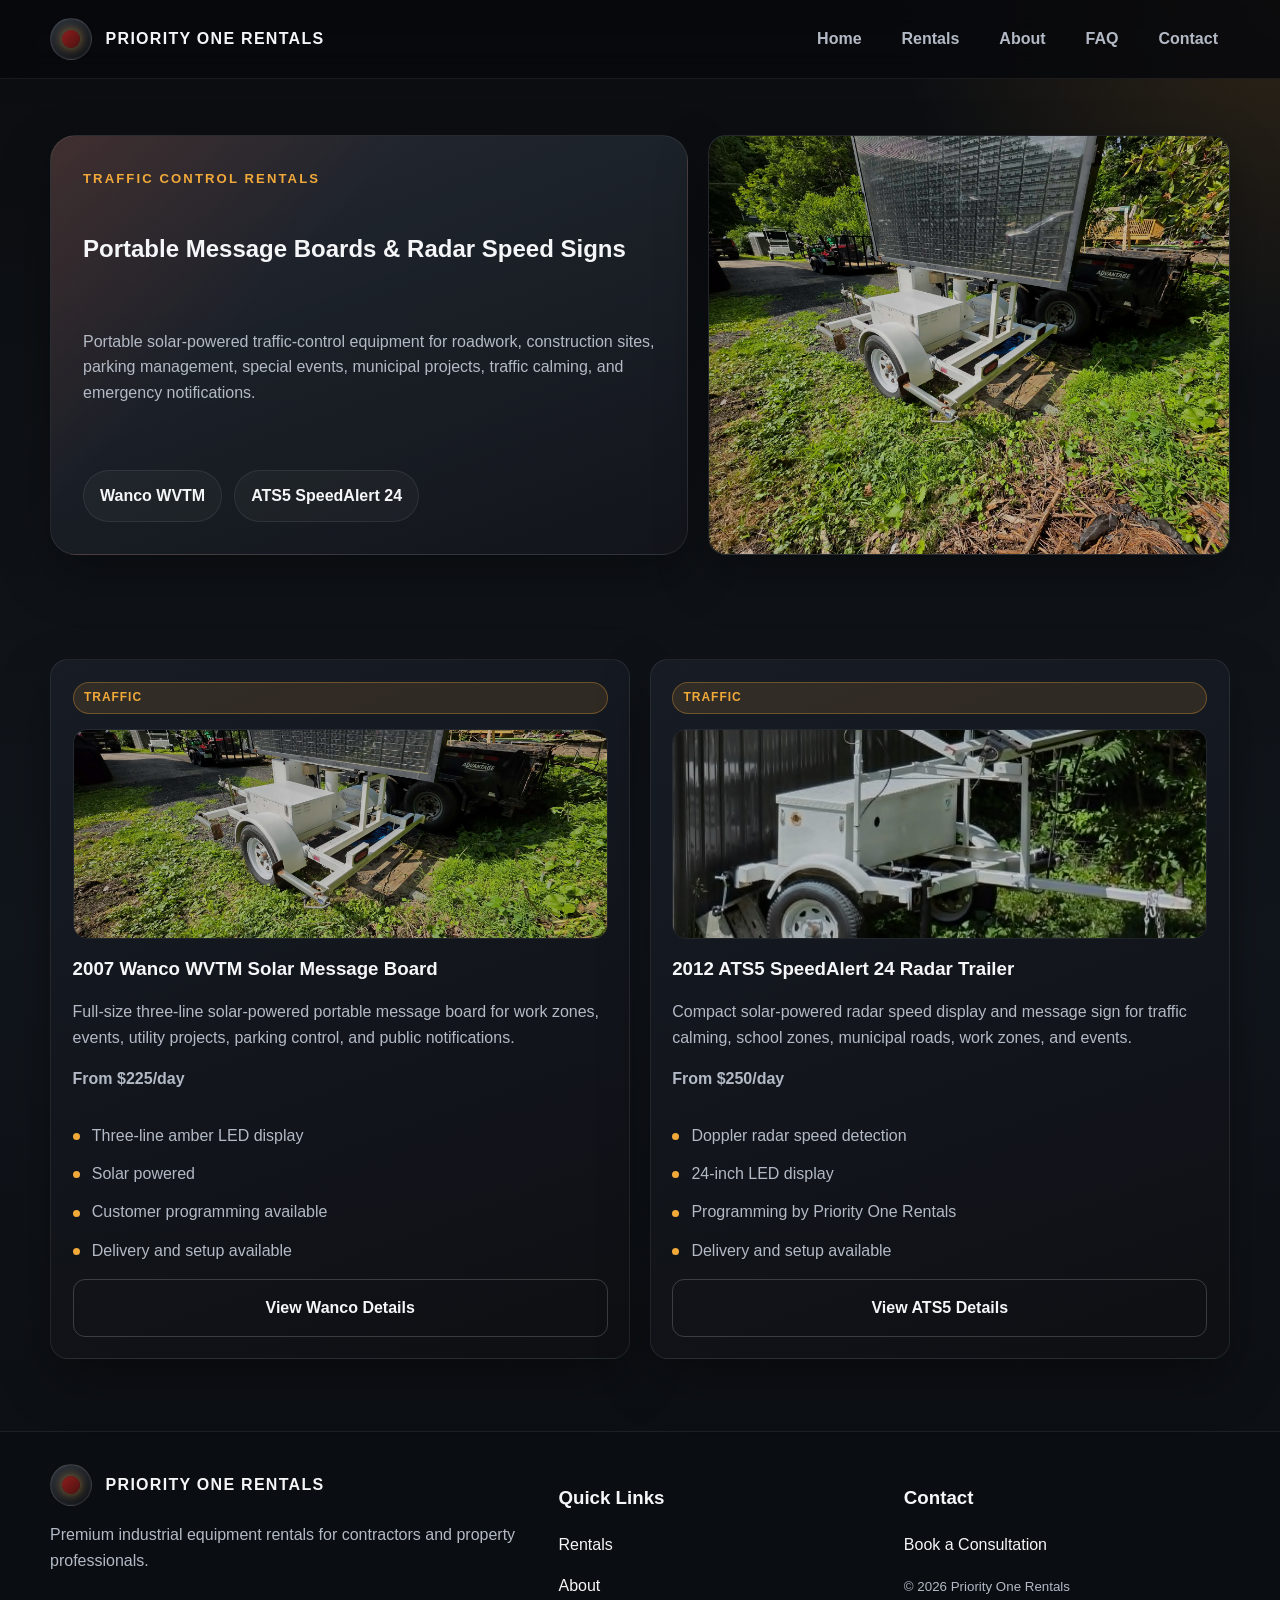
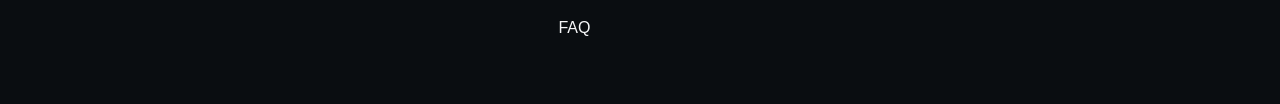
<file: equipment/message-board.html>
<!DOCTYPE html>
<html lang="en">
<head>
  <meta charset="UTF-8" />
  <meta name="viewport" content="width=device-width, initial-scale=1.0" />
  <meta name="description" content="Compact traffic-control rentals from Priority One Rentals, featuring Wanco and ATS5 portable message and radar sign equipment." />
  <title>Traffic Control Rentals | Priority One Rentals</title>
  <link rel="stylesheet" href="../css/style.css" />
  <style>
    .category-hero {
      display: grid;
      grid-template-columns: 1.1fr 0.9fr;
      gap: 1.25rem;
      align-items: stretch;
    }
    .category-hero .hero-content {
      padding: 2rem;
    }
    .category-hero .hero-content h1 {
      margin-top: 0;
      margin-bottom: 0.75rem;
    }
    .category-hero .hero-content p {
      margin-bottom: 1rem;
      max-width: 680px;
    }
    .category-hero .hero-image {
      min-height: 420px;
      overflow: hidden;
      border-radius: 18px;
      border: 1px solid rgba(255,255,255,0.08);
      box-shadow: var(--shadow);
      background: linear-gradient(145deg, #191d24, #090b0f);
    }
    .category-hero .hero-image img {
      width: 100%;
      height: 100%;
      object-fit: cover;
      filter: saturate(0.9) contrast(1.05) brightness(0.8);
    }
    .jump-links {
      display: flex;
      gap: 0.75rem;
      flex-wrap: wrap;
      margin-top: 1rem;
    }
    .jump-links a {
      display: inline-flex;
      align-items: center;
      justify-content: center;
      min-height: 2.75rem;
      padding: 0.75rem 1rem;
      border-radius: 999px;
      border: 1px solid var(--line);
      background: rgba(255,255,255,0.03);
      color: var(--text);
      text-decoration: none;
      font-weight: 700;
    }
    .jump-links a:hover {
      border-color: rgba(255,255,255,0.25);
      background: rgba(255,255,255,0.06);
    }
    .equipment-grid {
      display: grid;
      gap: 1.2rem;
      grid-template-columns: repeat(2, minmax(0, 1fr));
    }
    .equipment-card {
      position: relative;
      background: linear-gradient(160deg, rgba(24,29,37,0.96), rgba(14,16,20,0.96));
      border: 1px solid var(--line);
      border-radius: var(--radius);
      padding: 1.35rem;
      box-shadow: var(--shadow);
      overflow: hidden;
      transition: transform 0.25s ease, border-color 0.25s ease, box-shadow 0.25s ease;
      display: flex;
      flex-direction: column;
      gap: 0.95rem;
    }
    .equipment-card img {
      width: 100%;
      height: 210px;
      object-fit: cover;
      border-radius: 14px;
      border: 1px solid rgba(255,255,255,0.08);
      filter: saturate(0.85) contrast(1.03) brightness(0.78);
    }
    .equipment-card:hover {
      transform: translateY(-4px);
      border-color: rgba(241,169,58,0.32);
      box-shadow: 0 24px 60px rgba(0,0,0,0.45);
    }
    .equipment-card:hover img {
      filter: saturate(1) contrast(1.05) brightness(0.88);
    }
    .equipment-card h3,
    .equipment-card p,
    .equipment-card .btn {
      margin: 0;
    }
    .equipment-card .btn {
      margin-top: auto;
    }
    @media (max-width: 900px) {
      .category-hero,
      .equipment-grid { grid-template-columns: 1fr; }
    }
  </style>
</head>
<body>
  <header class="site-header">
    <div class="container navbar">
      <a class="brand" href="../index.html" aria-label="Priority One Rentals home">
        <div class="brand-mark" aria-hidden="true"><span></span></div>
        <span>Priority One Rentals</span>
      </a>
      <button class="nav-toggle" aria-label="Toggle navigation">☰</button>
      <nav class="nav-links" aria-label="Main navigation">
        <a href="../index.html">Home</a>
        <a href="../rentals.html">Rentals</a>
        <a href="../about.html">About</a>
        <a href="../faq.html">FAQ</a>
        <a href="../contact.html">Contact</a>
      </nav>
    </div>
  </header>

  <main>
    <section class="page-hero">
      <div class="container category-hero">
        <div class="hero-card hero-content">
          <div class="kicker">Traffic control rentals</div>
          <h1>Portable Message Boards & Radar Speed Signs</h1>
          <p class="section-lead">Portable solar-powered traffic-control equipment for roadwork, construction sites, parking management, special events, municipal projects, traffic calming, and emergency notifications.</p>
          <div class="jump-links" aria-label="Jump to equipment cards">
            <a href="#wanco-card">Wanco WVTM</a>
            <a href="#ats5-card">ATS5 SpeedAlert 24</a>
          </div>
        </div>
        <div class="hero-image">
          <img src="../images/wanco/wanco-message-board.jpg" alt="Wanco portable message board" />
        </div>
      </div>
    </section>

    <section class="section">
      <div class="container equipment-grid">
        <article id="wanco-card" class="equipment-card">
          <div class="badge">Traffic</div>
          <img src="../images/wanco/wanco-message-board.jpg" alt="2007 Wanco WVTM solar message board" />
          <h3>2007 Wanco WVTM Solar Message Board</h3>
          <p class="muted">Full-size three-line solar-powered portable message board for work zones, events, utility projects, parking control, and public notifications.</p>
          <p class="muted"><strong>From $225/day</strong></p>
          <ul class="mini-list">
            <li>Three-line amber LED display</li>
            <li>Solar powered</li>
            <li>Customer programming available</li>
            <li>Delivery and setup available</li>
          </ul>
          <a class="btn btn-secondary" href="wanco-wvtm.html">View Wanco Details</a>
        </article>

        <article id="ats5-card" class="equipment-card">
          <div class="badge">Traffic</div>
          <img src="../images/ats5/ats5-speedalert-board.jpg" alt="2012 ATS5 SpeedAlert 24 radar trailer" />
          <h3>2012 ATS5 SpeedAlert 24 Radar Trailer</h3>
          <p class="muted">Compact solar-powered radar speed display and message sign for traffic calming, school zones, municipal roads, work zones, and events.</p>
          <p class="muted"><strong>From $250/day</strong></p>
          <ul class="mini-list">
            <li>Doppler radar speed detection</li>
            <li>24-inch LED display</li>
            <li>Programming by Priority One Rentals</li>
            <li>Delivery and setup available</li>
          </ul>
          <a class="btn btn-secondary" href="ats5-speedalert24.html">View ATS5 Details</a>
        </article>
      </div>
    </section>
  </main>

  <footer class="footer">
    <div class="container footer-grid">
      <div>
        <div class="brand">
          <div class="brand-mark" aria-hidden="true"><span></span></div>
          <span>Priority One Rentals</span>
        </div>
        <p class="muted">Premium industrial equipment rentals for contractors and property professionals.</p>
      </div>
      <div>
        <h3>Quick Links</h3>
        <p><a href="../rentals.html">Rentals</a></p>
        <p><a href="../about.html">About</a></p>
        <p><a href="../faq.html">FAQ</a></p>
      </div>
      <div>
        <h3>Contact</h3>
        <p><a href="../contact.html">Book a Consultation</a></p>
        <small>© <span data-year></span> Priority One Rentals</small>
      </div>
    </div>
  </footer>

  <script src="../js/script.js"></script>
</body>
</html>
</file>
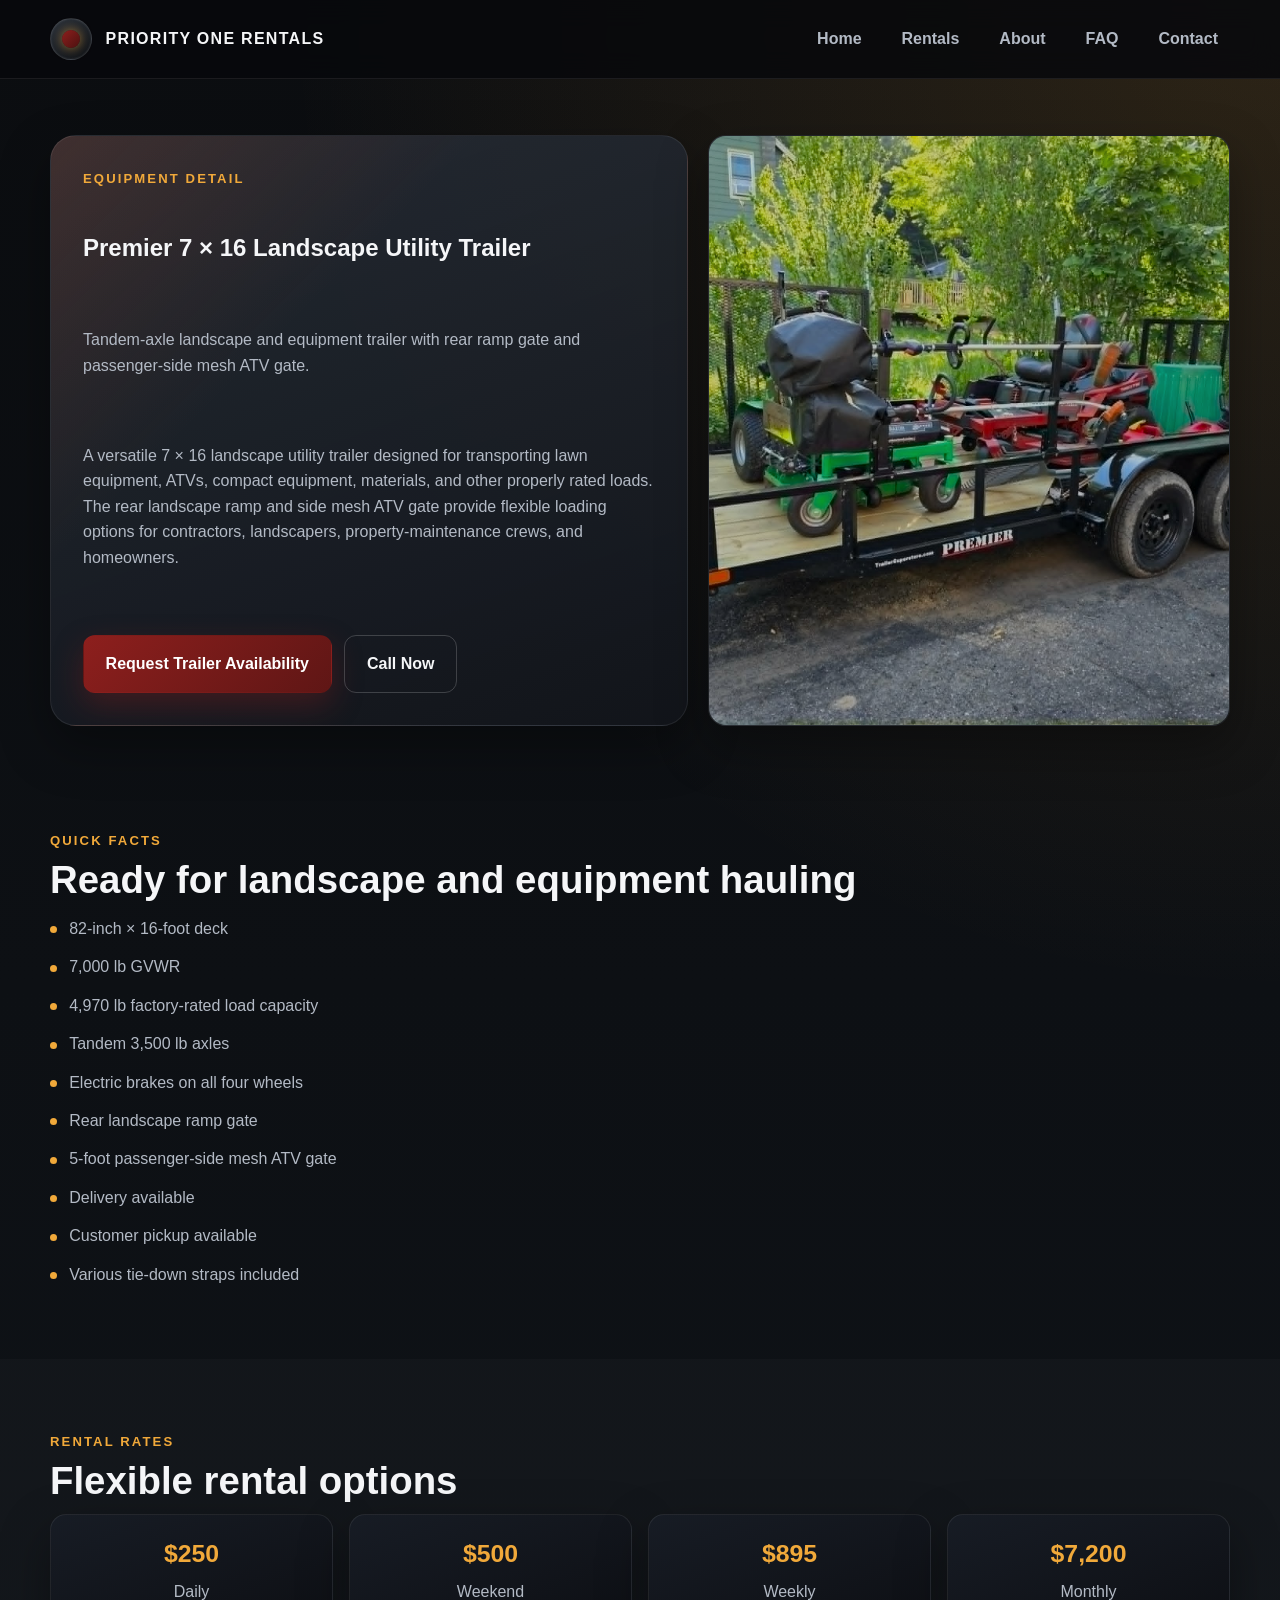
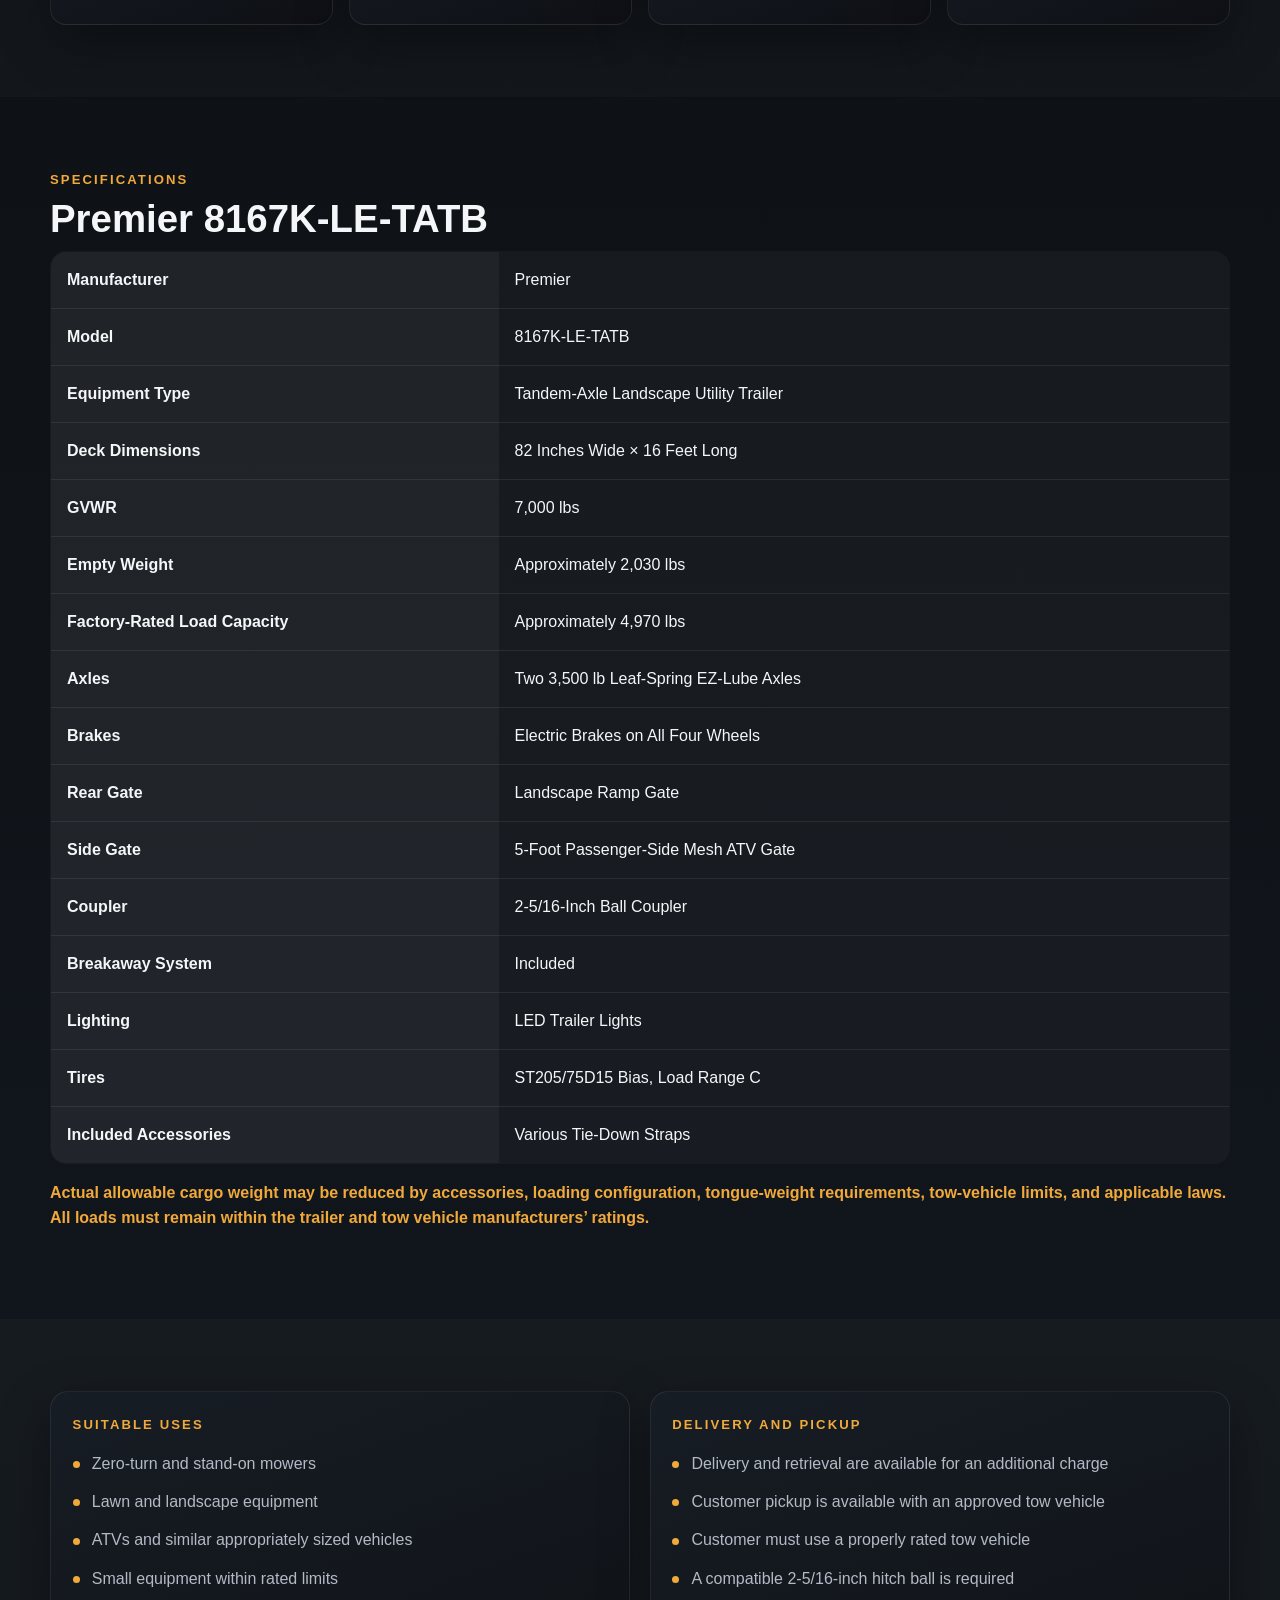
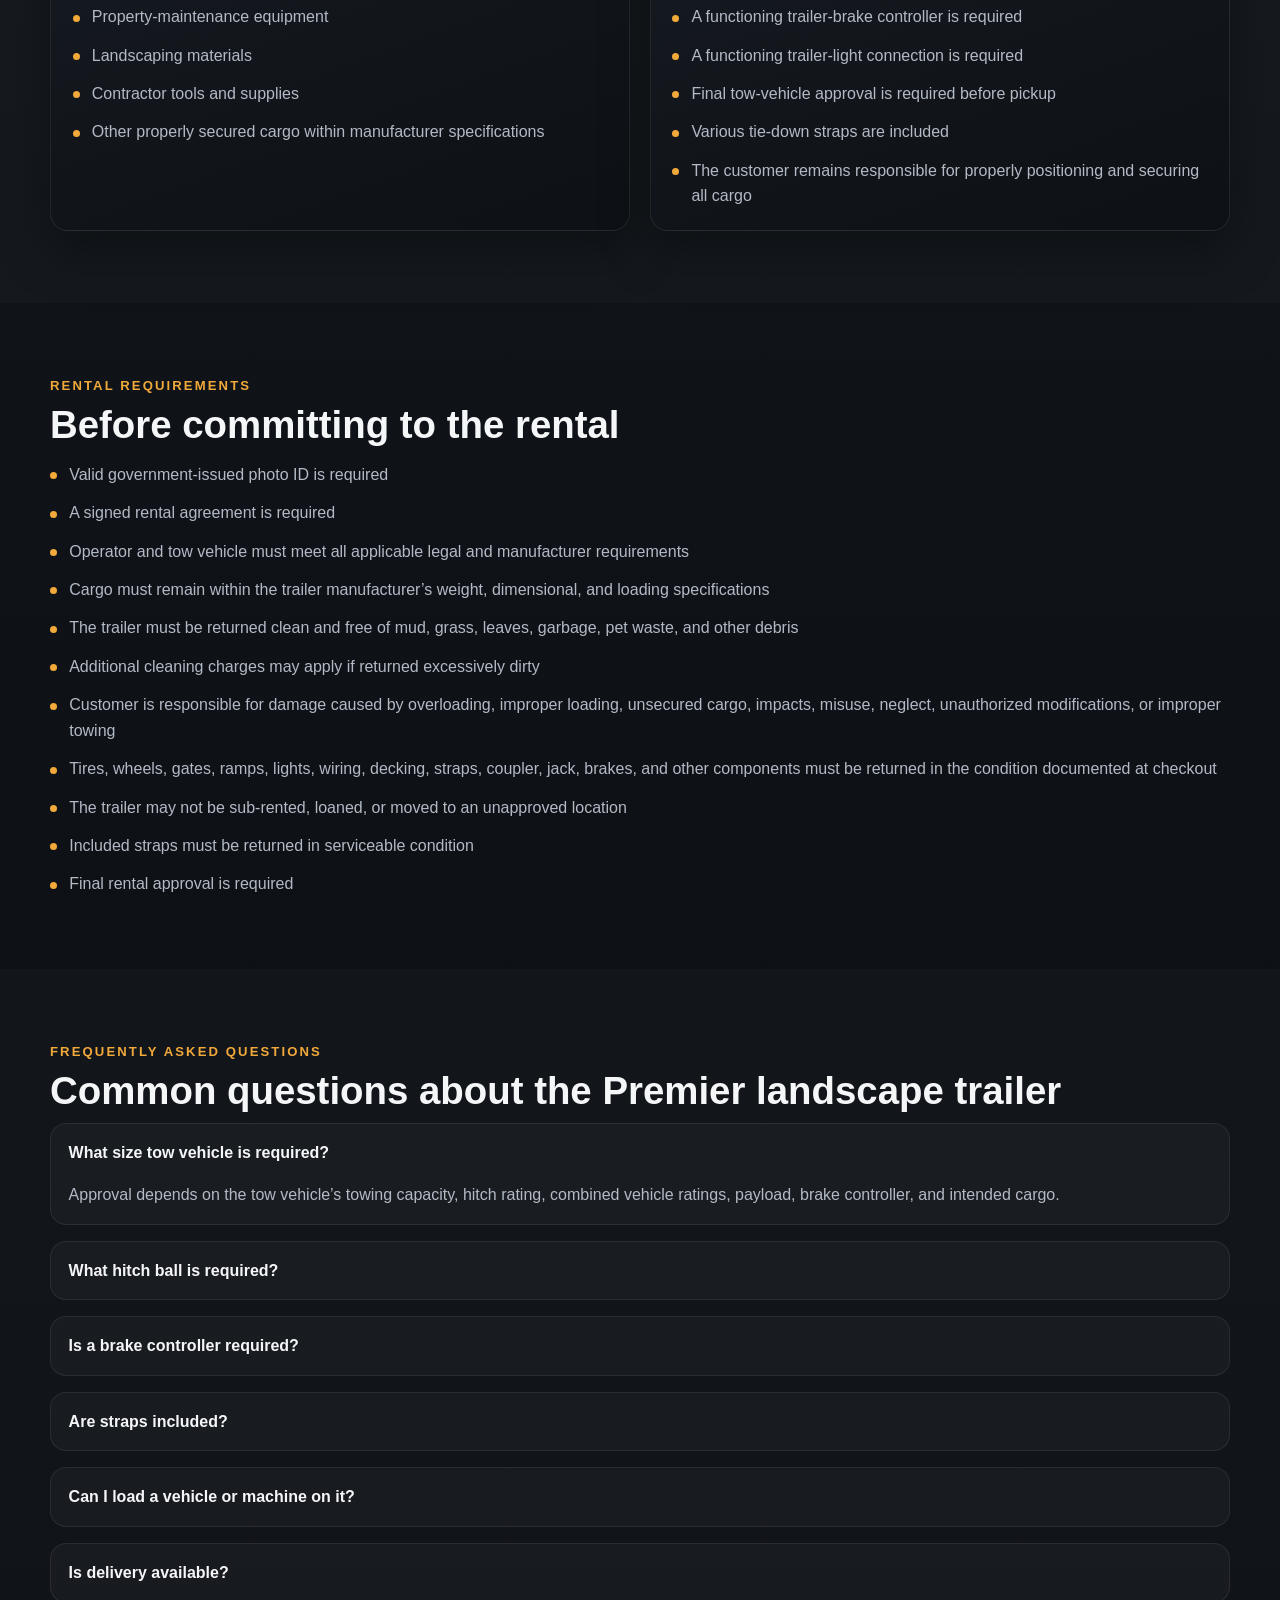
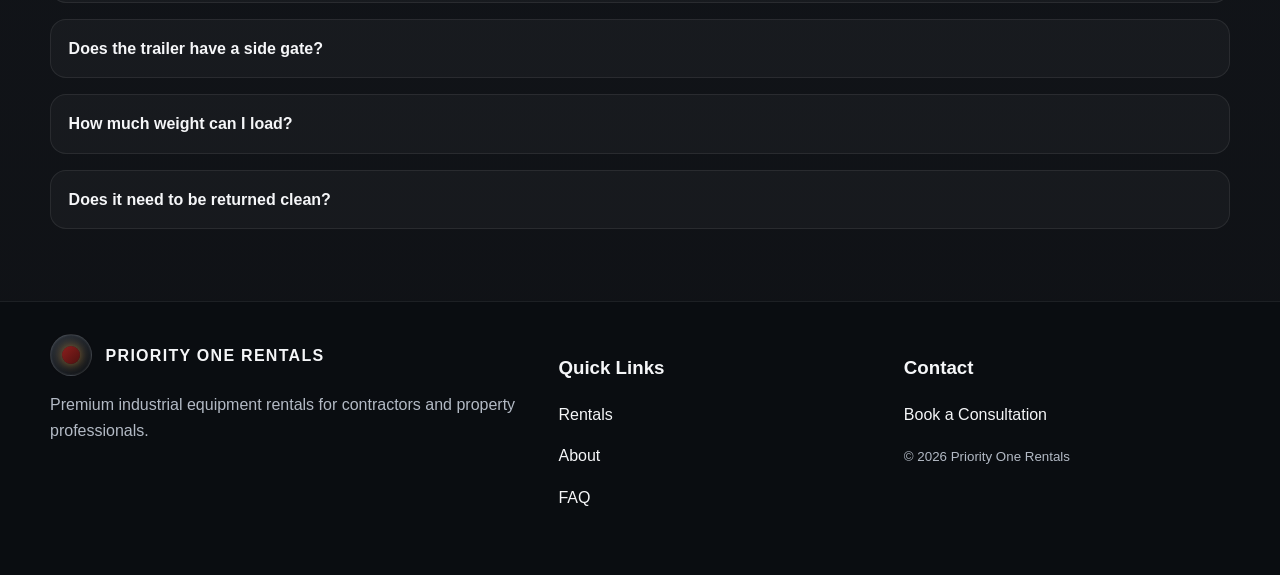
<file: equipment/utility-trailer.html>
<!DOCTYPE html>
<html lang="en">
<head>
  <meta charset="UTF-8" />
  <meta name="viewport" content="width=device-width, initial-scale=1.0" />
  <meta name="description" content="Rent the Premier 7 × 16 Landscape Utility Trailer from Priority One Rentals." />
  <title>Premier 7 × 16 Landscape Utility Trailer | Priority One Rentals</title>
  <link rel="stylesheet" href="../css/style.css" />
  <style>
    .detail-hero {
      display: grid;
      grid-template-columns: 1.1fr 0.9fr;
      gap: 1.25rem;
      align-items: stretch;
    }
    .detail-hero .hero-content {
      padding: 2rem;
    }
    .detail-hero .hero-content h1 {
      margin-top: 0;
      margin-bottom: 0.75rem;
    }
    .detail-hero .hero-content p {
      margin-bottom: 1rem;
      max-width: 680px;
    }
    .detail-hero .detail-image {
      min-height: 420px;
      overflow: hidden;
      border-radius: 18px;
      border: 1px solid rgba(255,255,255,0.08);
      box-shadow: var(--shadow);
      background: linear-gradient(145deg, #191d24, #090b0f);
    }
    .detail-hero .detail-image img {
      width: 100%;
      height: 100%;
      object-fit: cover;
      filter: saturate(0.9) contrast(1.05) brightness(0.8);
    }
    .detail-actions {
      display: flex;
      gap: 0.8rem;
      flex-wrap: wrap;
      margin-top: 1rem;
    }
    .rate-grid,
    .faq-list {
      display: grid;
      gap: 1rem;
    }
    .rate-grid { grid-template-columns: repeat(4, minmax(0, 1fr)); }
    .rate-card {
      border: 1px solid var(--line);
      border-radius: 16px;
      background: linear-gradient(160deg, rgba(24,29,37,0.96), rgba(14,16,20,0.96));
      padding: 1.2rem;
      box-shadow: var(--shadow);
      text-align: center;
    }
    .rate-card strong {
      display: block;
      font-size: 1.55rem;
      color: var(--highlight);
      margin-bottom: 0.35rem;
    }
    .spec-table {
      width: 100%;
      border-collapse: collapse;
      overflow: hidden;
      border-radius: 16px;
      background: rgba(255,255,255,0.03);
      border: 1px solid var(--line);
    }
    .spec-table th,
    .spec-table td {
      padding: 0.95rem 1rem;
      border-bottom: 1px solid rgba(255,255,255,0.08);
      text-align: left;
      vertical-align: top;
    }
    .spec-table th {
      width: 38%;
      color: var(--text);
      background: rgba(255,255,255,0.04);
    }
    .spec-table tr:last-child td,
    .spec-table tr:last-child th {
      border-bottom: none;
    }
    .faq-item {
      border: 1px solid var(--line);
      border-radius: 16px;
      background: rgba(255,255,255,0.03);
      overflow: hidden;
    }
    .faq-question {
      width: 100%;
      background: transparent;
      color: var(--text);
      text-align: left;
      border: none;
      padding: 1rem 1.1rem;
      font: inherit;
      font-weight: 800;
      cursor: pointer;
    }
    .faq-answer {
      display: none;
      padding: 0 1.1rem 1rem;
      color: var(--muted);
    }
    .faq-item.open .faq-answer { display: block; }
    .inline-note {
      color: var(--highlight);
      font-weight: 700;
    }
    @media (max-width: 900px) {
      .detail-hero,
      .rate-grid { grid-template-columns: 1fr; }
    }
  </style>
</head>
<body>
  <header class="site-header">
    <div class="container navbar">
      <a class="brand" href="../index.html" aria-label="Priority One Rentals home">
        <div class="brand-mark" aria-hidden="true"><span></span></div>
        <span>Priority One Rentals</span>
      </a>
      <button class="nav-toggle" aria-label="Toggle navigation">☰</button>
      <nav class="nav-links" aria-label="Main navigation">
        <a href="../index.html">Home</a>
        <a href="../rentals.html">Rentals</a>
        <a href="../about.html">About</a>
        <a href="../faq.html">FAQ</a>
        <a href="../contact.html">Contact</a>
      </nav>
    </div>
  </header>

  <main>
    <section class="page-hero">
      <div class="container detail-hero">
        <div class="hero-card hero-content">
          <div class="kicker">Equipment detail</div>
          <h1>Premier 7 × 16 Landscape Utility Trailer</h1>
          <p class="section-lead">Tandem-axle landscape and equipment trailer with rear ramp gate and passenger-side mesh ATV gate.</p>
          <p class="section-lead">A versatile 7 × 16 landscape utility trailer designed for transporting lawn equipment, ATVs, compact equipment, materials, and other properly rated loads. The rear landscape ramp and side mesh ATV gate provide flexible loading options for contractors, landscapers, property-maintenance crews, and homeowners.</p>
          <div class="detail-actions">
            <a class="btn btn-primary" href="../contact.html">Request Trailer Availability</a>
            <a class="btn btn-secondary" href="tel:5551234567">Call Now</a>
          </div>
        </div>
        <div class="detail-image">
          <img src="../images/trailers/premier-landscape-trailer.jpg" alt="Premier 7 × 16 landscape utility trailer" />
        </div>
      </div>
    </section>

    <section class="section">
      <div class="container">
        <div class="kicker">Quick facts</div>
        <h2 class="section-title">Ready for landscape and equipment hauling</h2>
        <ul class="mini-list">
          <li>82-inch × 16-foot deck</li>
          <li>7,000 lb GVWR</li>
          <li>4,970 lb factory-rated load capacity</li>
          <li>Tandem 3,500 lb axles</li>
          <li>Electric brakes on all four wheels</li>
          <li>Rear landscape ramp gate</li>
          <li>5-foot passenger-side mesh ATV gate</li>
          <li>Delivery available</li>
          <li>Customer pickup available</li>
          <li>Various tie-down straps included</li>
        </ul>
      </div>
    </section>

    <section class="section section-dark">
      <div class="container">
        <div class="kicker">Rental rates</div>
        <h2 class="section-title">Flexible rental options</h2>
        <div class="rate-grid">
          <article class="rate-card"><strong>$250</strong><div class="muted">Daily</div></article>
          <article class="rate-card"><strong>$500</strong><div class="muted">Weekend</div></article>
          <article class="rate-card"><strong>$895</strong><div class="muted">Weekly</div></article>
          <article class="rate-card"><strong>$7,200</strong><div class="muted">Monthly</div></article>
        </div>
      </div>
    </section>

    <section class="section">
      <div class="container">
        <div class="kicker">Specifications</div>
        <h2 class="section-title">Premier 8167K-LE-TATB</h2>
        <table class="spec-table">
          <tbody>
            <tr><th>Manufacturer</th><td>Premier</td></tr>
            <tr><th>Model</th><td>8167K-LE-TATB</td></tr>
            <tr><th>Equipment Type</th><td>Tandem-Axle Landscape Utility Trailer</td></tr>
            <tr><th>Deck Dimensions</th><td>82 Inches Wide × 16 Feet Long</td></tr>
            <tr><th>GVWR</th><td>7,000 lbs</td></tr>
            <tr><th>Empty Weight</th><td>Approximately 2,030 lbs</td></tr>
            <tr><th>Factory-Rated Load Capacity</th><td>Approximately 4,970 lbs</td></tr>
            <tr><th>Axles</th><td>Two 3,500 lb Leaf-Spring EZ-Lube Axles</td></tr>
            <tr><th>Brakes</th><td>Electric Brakes on All Four Wheels</td></tr>
            <tr><th>Rear Gate</th><td>Landscape Ramp Gate</td></tr>
            <tr><th>Side Gate</th><td>5-Foot Passenger-Side Mesh ATV Gate</td></tr>
            <tr><th>Coupler</th><td>2-5/16-Inch Ball Coupler</td></tr>
            <tr><th>Breakaway System</th><td>Included</td></tr>
            <tr><th>Lighting</th><td>LED Trailer Lights</td></tr>
            <tr><th>Tires</th><td>ST205/75D15 Bias, Load Range C</td></tr>
            <tr><th>Included Accessories</th><td>Various Tie-Down Straps</td></tr>
          </tbody>
        </table>
        <p class="inline-note">Actual allowable cargo weight may be reduced by accessories, loading configuration, tongue-weight requirements, tow-vehicle limits, and applicable laws. All loads must remain within the trailer and tow vehicle manufacturers’ ratings.</p>
      </div>
    </section>

    <section class="section section-dark">
      <div class="container">
        <div class="contact-grid">
          <article class="card">
            <div class="kicker">Suitable uses</div>
            <ul class="mini-list">
              <li>Zero-turn and stand-on mowers</li>
              <li>Lawn and landscape equipment</li>
              <li>ATVs and similar appropriately sized vehicles</li>
              <li>Small equipment within rated limits</li>
              <li>Property-maintenance equipment</li>
              <li>Landscaping materials</li>
              <li>Contractor tools and supplies</li>
              <li>Other properly secured cargo within manufacturer specifications</li>
            </ul>
          </article>
          <article class="card">
            <div class="kicker">Delivery and pickup</div>
            <ul class="mini-list">
              <li>Delivery and retrieval are available for an additional charge</li>
              <li>Customer pickup is available with an approved tow vehicle</li>
              <li>Customer must use a properly rated tow vehicle</li>
              <li>A compatible 2-5/16-inch hitch ball is required</li>
              <li>A functioning trailer-brake controller is required</li>
              <li>A functioning trailer-light connection is required</li>
              <li>Final tow-vehicle approval is required before pickup</li>
              <li>Various tie-down straps are included</li>
              <li>The customer remains responsible for properly positioning and securing all cargo</li>
            </ul>
          </article>
        </div>
      </div>
    </section>

    <section class="section">
      <div class="container">
        <div class="kicker">Rental requirements</div>
        <h2 class="section-title">Before committing to the rental</h2>
        <ul class="mini-list">
          <li>Valid government-issued photo ID is required</li>
          <li>A signed rental agreement is required</li>
          <li>Operator and tow vehicle must meet all applicable legal and manufacturer requirements</li>
          <li>Cargo must remain within the trailer manufacturer’s weight, dimensional, and loading specifications</li>
          <li>The trailer must be returned clean and free of mud, grass, leaves, garbage, pet waste, and other debris</li>
          <li>Additional cleaning charges may apply if returned excessively dirty</li>
          <li>Customer is responsible for damage caused by overloading, improper loading, unsecured cargo, impacts, misuse, neglect, unauthorized modifications, or improper towing</li>
          <li>Tires, wheels, gates, ramps, lights, wiring, decking, straps, coupler, jack, brakes, and other components must be returned in the condition documented at checkout</li>
          <li>The trailer may not be sub-rented, loaned, or moved to an unapproved location</li>
          <li>Included straps must be returned in serviceable condition</li>
          <li>Final rental approval is required</li>
        </ul>
      </div>
    </section>

    <section class="section section-dark">
      <div class="container">
        <div class="kicker">Frequently asked questions</div>
        <h2 class="section-title">Common questions about the Premier landscape trailer</h2>
        <div class="faq-list">
          <div class="faq-item open">
            <button class="faq-question" type="button">What size tow vehicle is required?</button>
            <div class="faq-answer">Approval depends on the tow vehicle’s towing capacity, hitch rating, combined vehicle ratings, payload, brake controller, and intended cargo.</div>
          </div>
          <div class="faq-item">
            <button class="faq-question" type="button">What hitch ball is required?</button>
            <div class="faq-answer">A properly rated 2-5/16-inch hitch ball.</div>
          </div>
          <div class="faq-item">
            <button class="faq-question" type="button">Is a brake controller required?</button>
            <div class="faq-answer">Yes. The trailer has electric brakes and the customer’s tow vehicle must have a functioning compatible brake controller.</div>
          </div>
          <div class="faq-item">
            <button class="faq-question" type="button">Are straps included?</button>
            <div class="faq-answer">Various tie-down straps are included, but the customer is responsible for confirming that the provided equipment is suitable and for securing the load correctly.</div>
          </div>
          <div class="faq-item">
            <button class="faq-question" type="button">Can I load a vehicle or machine on it?</button>
            <div class="faq-answer">Only appropriately sized and weighted vehicles or equipment may be loaded, subject to the trailer’s deck dimensions, gate dimensions, load capacity, tongue-weight requirements, tow-vehicle limits, and final approval.</div>
          </div>
          <div class="faq-item">
            <button class="faq-question" type="button">Is delivery available?</button>
            <div class="faq-answer">Yes. Delivery and retrieval may be arranged for an additional charge based on distance, access, scheduling, and job requirements.</div>
          </div>
          <div class="faq-item">
            <button class="faq-question" type="button">Does the trailer have a side gate?</button>
            <div class="faq-answer">Yes. It has a 5-foot passenger-side mesh ATV gate in addition to the rear landscape ramp gate.</div>
          </div>
          <div class="faq-item">
            <button class="faq-question" type="button">How much weight can I load?</button>
            <div class="faq-answer">The published factory-rated load capacity is approximately 4,970 lbs, but the permitted load for a specific rental may be lower depending on tow vehicle ratings, loading configuration, accessories, tongue weight, and applicable laws. Final approval is required.</div>
          </div>
          <div class="faq-item">
            <button class="faq-question" type="button">Does it need to be returned clean?</button>
            <div class="faq-answer">Yes. It must be returned free of mud, grass, leaves, garbage, pet waste, and other debris or cleaning charges may apply.</div>
          </div>
        </div>
      </div>
    </section>
  </main>

  <footer class="footer">
    <div class="container footer-grid">
      <div>
        <div class="brand">
          <div class="brand-mark" aria-hidden="true"><span></span></div>
          <span>Priority One Rentals</span>
        </div>
        <p class="muted">Premium industrial equipment rentals for contractors and property professionals.</p>
      </div>
      <div>
        <h3>Quick Links</h3>
        <p><a href="../rentals.html">Rentals</a></p>
        <p><a href="../about.html">About</a></p>
        <p><a href="../faq.html">FAQ</a></p>
      </div>
      <div>
        <h3>Contact</h3>
        <p><a href="../contact.html">Book a Consultation</a></p>
        <small>© <span data-year></span> Priority One Rentals</small>
      </div>
    </div>
  </footer>

  <script src="../js/script.js"></script>
  <script>
    document.querySelectorAll('.faq-question').forEach((button) => {
      button.addEventListener('click', () => {
        const item = button.closest('.faq-item');
        if (!item) return;
        item.classList.toggle('open');
      });
    });
  </script>
</body>
</html>
</file>
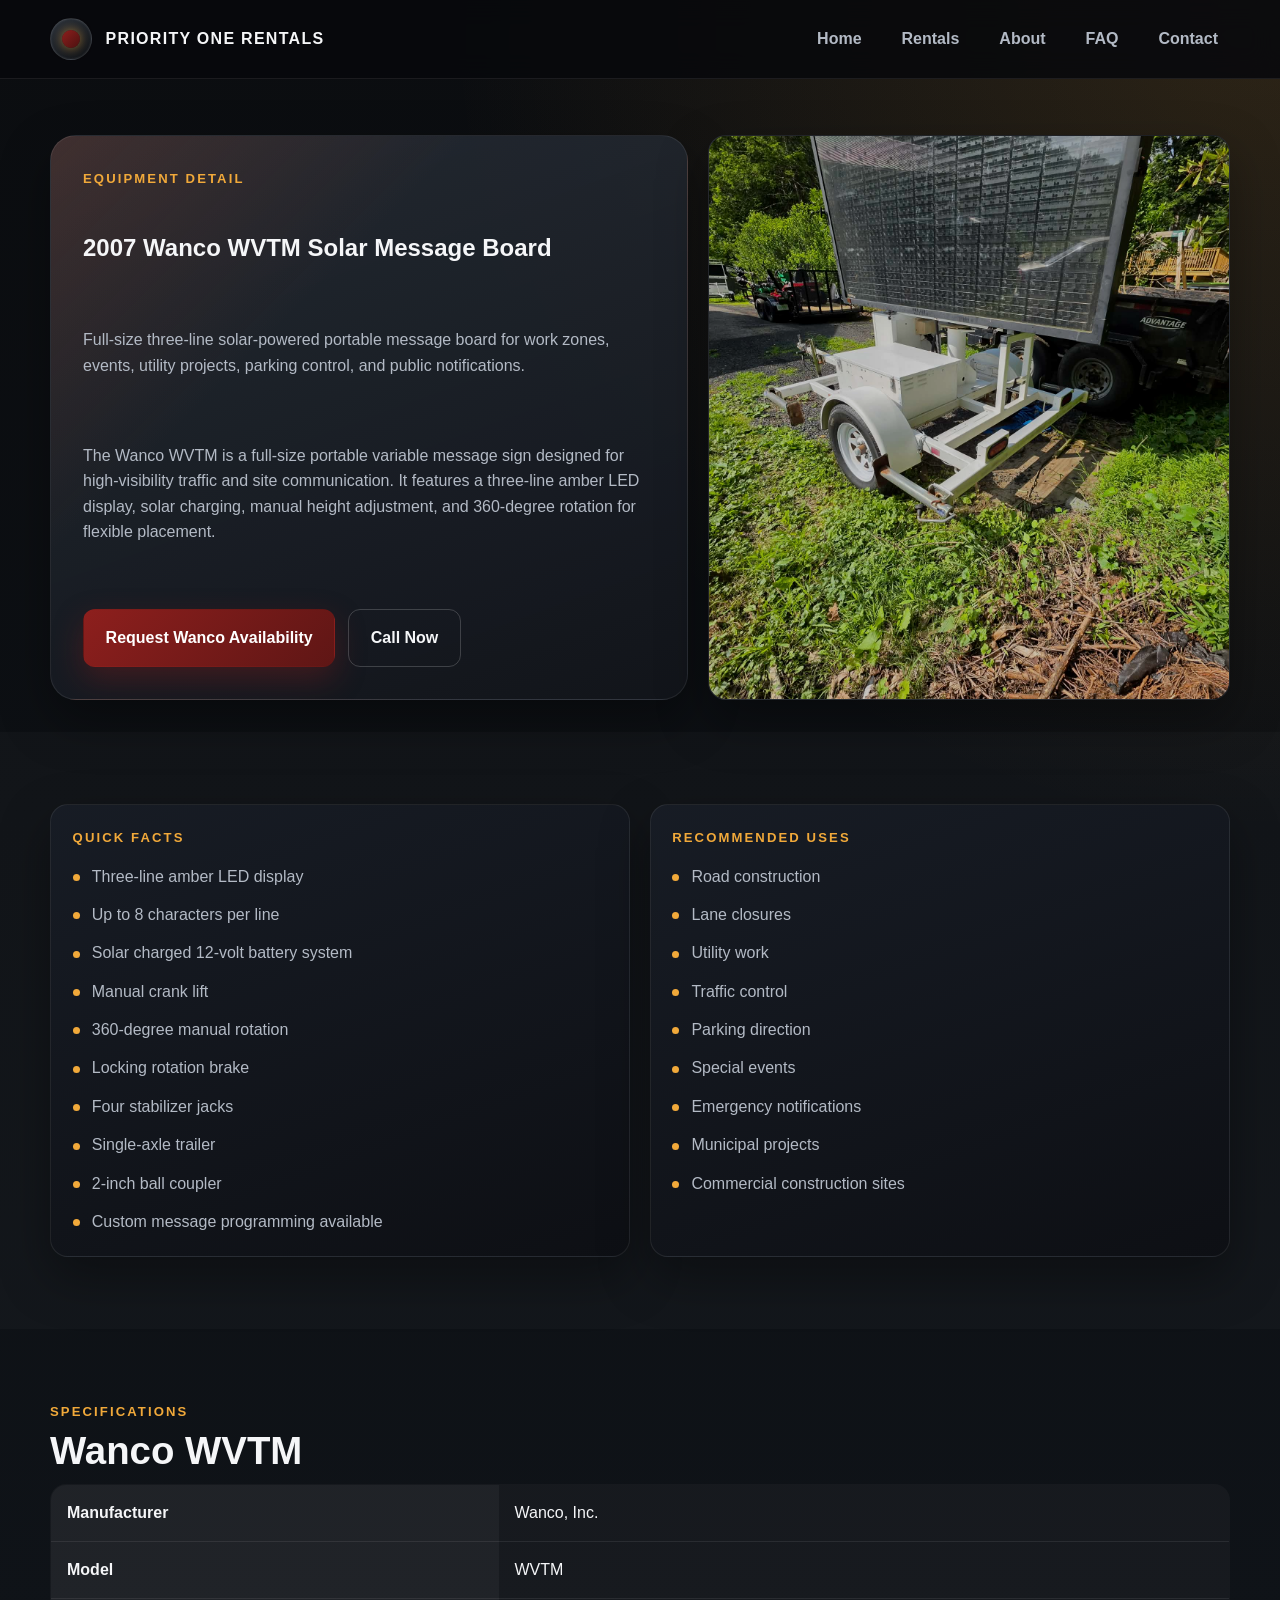
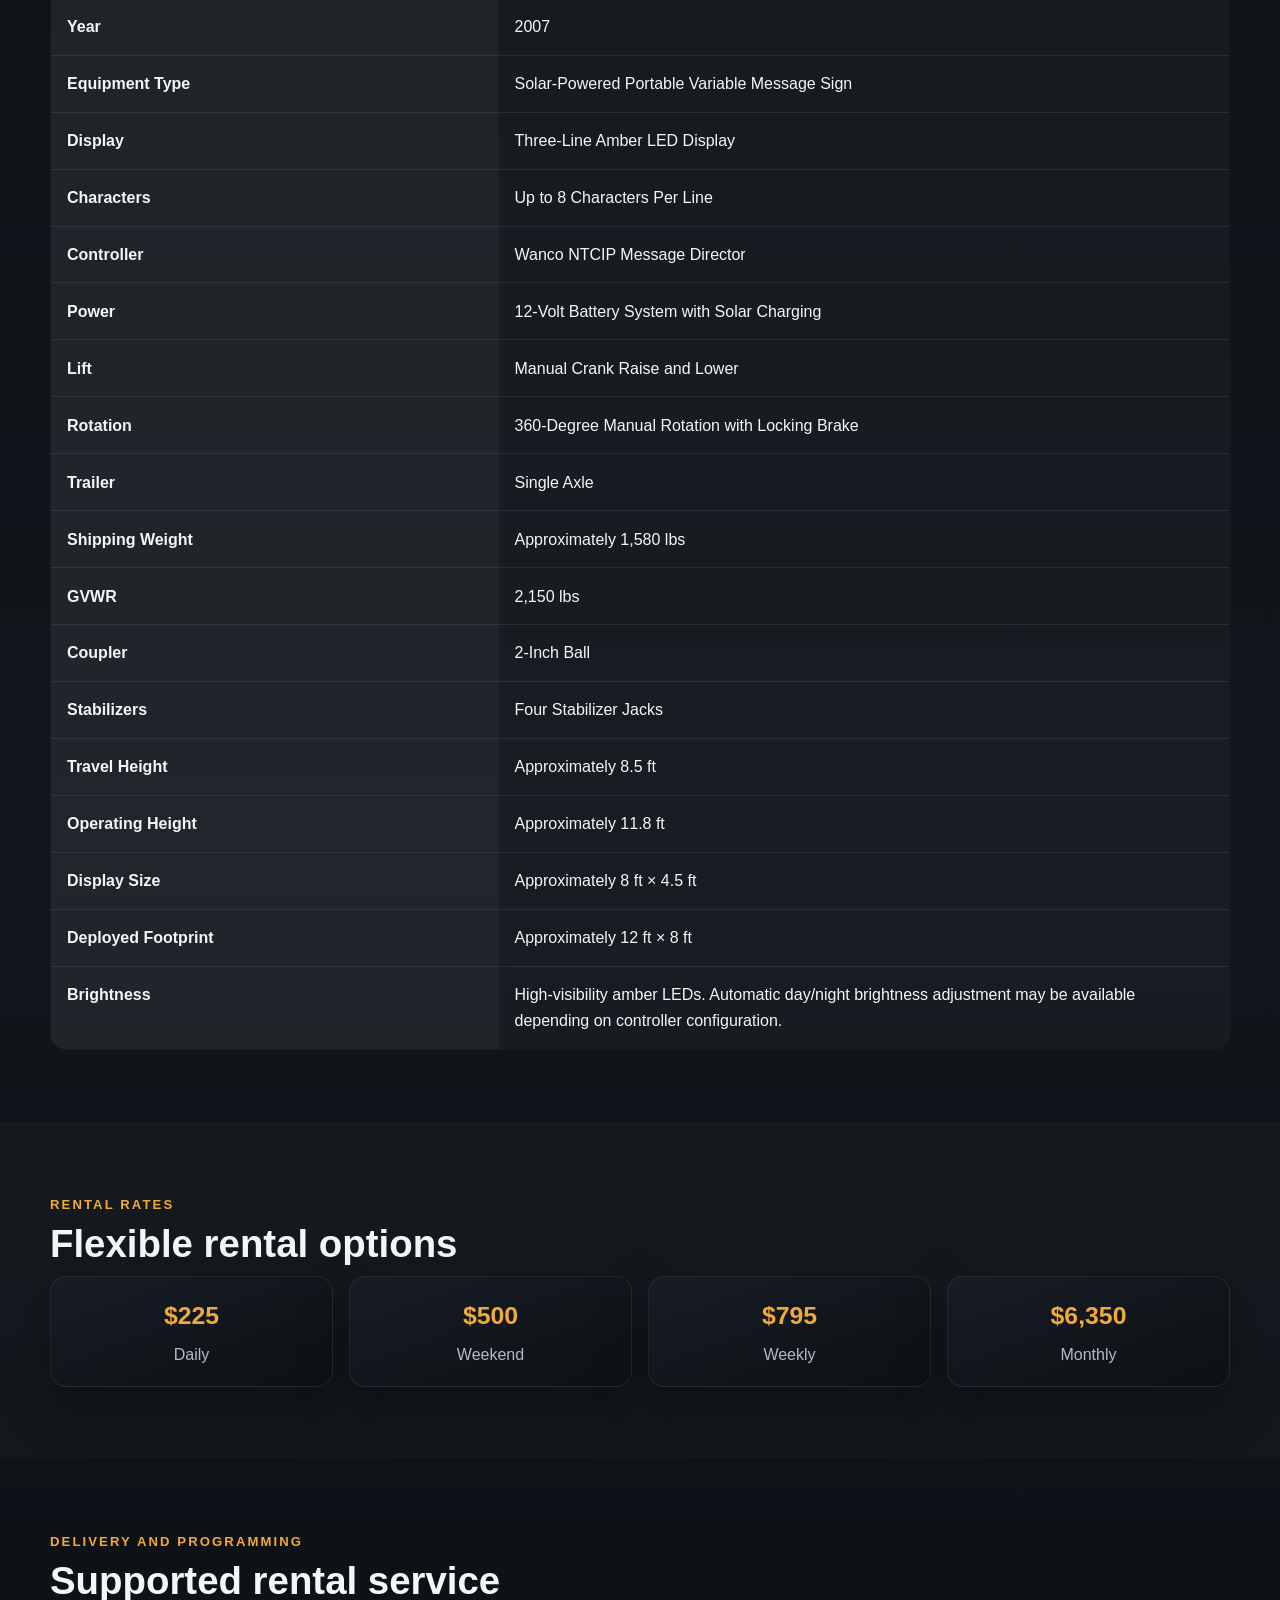
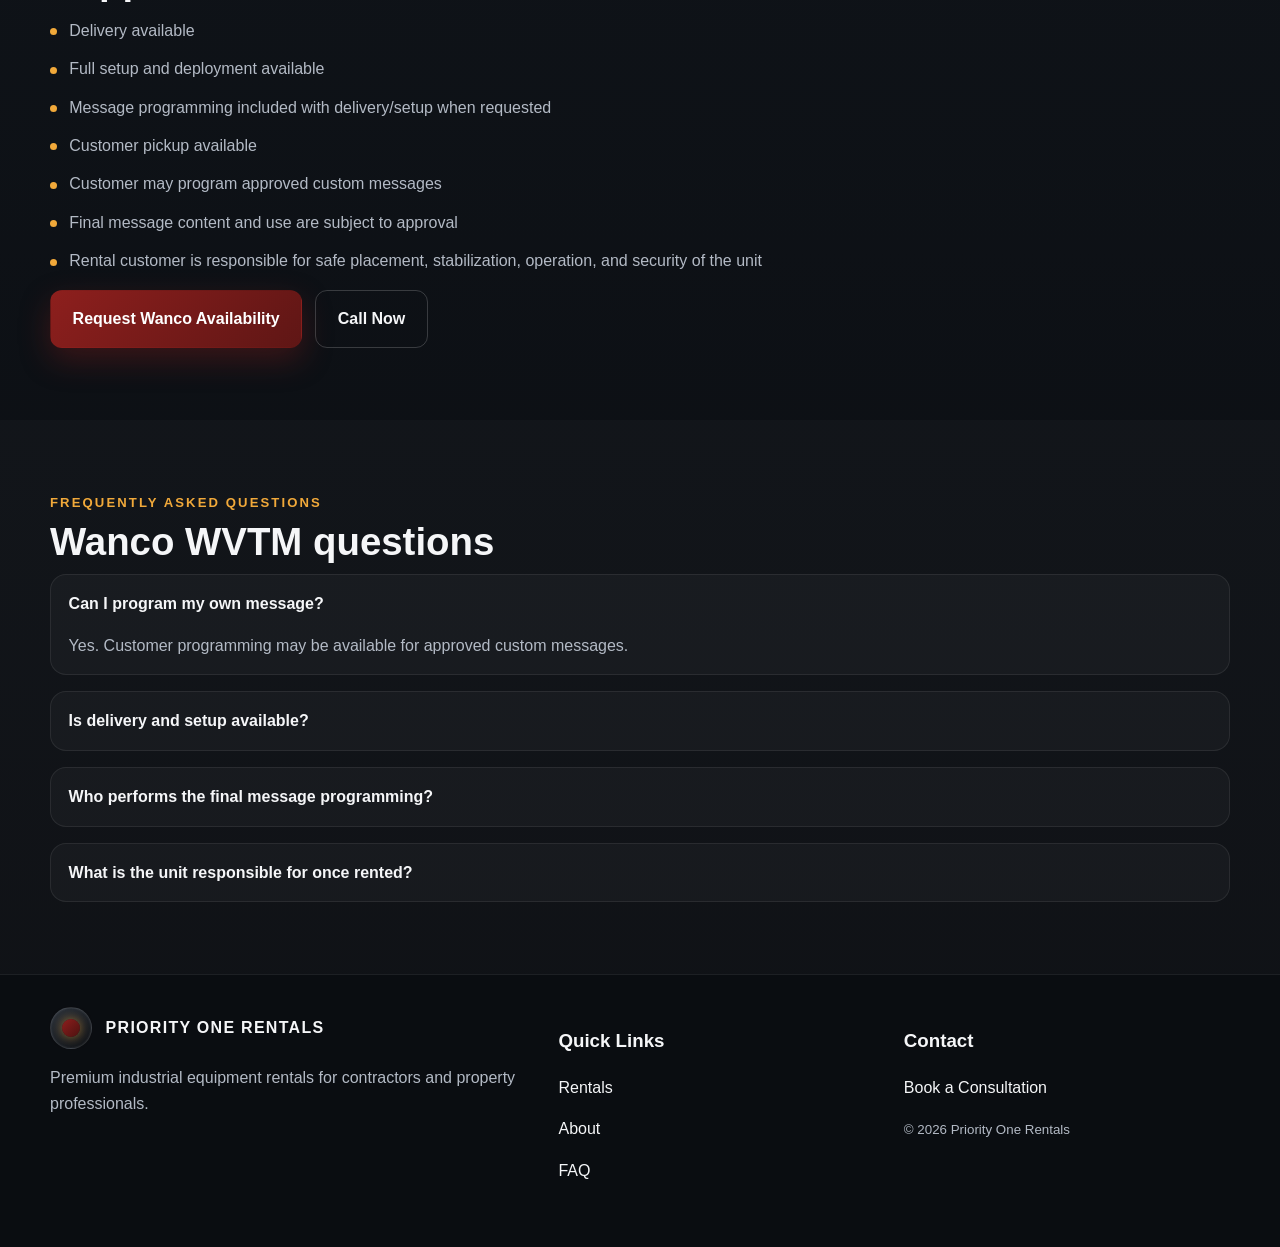
<file: equipment/wanco-wvtm.html>
<!DOCTYPE html>
<html lang="en">
<head>
  <meta charset="UTF-8" />
  <meta name="viewport" content="width=device-width, initial-scale=1.0" />
  <meta name="description" content="Rent the 2007 Wanco WVTM Solar Portable Message Board from Priority One Rentals." />
  <title>2007 Wanco WVTM Solar Message Board | Priority One Rentals</title>
  <link rel="stylesheet" href="../css/style.css" />
  <style>
    .detail-hero {
      display: grid;
      grid-template-columns: 1.1fr 0.9fr;
      gap: 1.25rem;
      align-items: stretch;
    }
    .detail-hero .hero-content {
      padding: 2rem;
    }
    .detail-hero .hero-content h1 {
      margin-top: 0;
      margin-bottom: 0.75rem;
    }
    .detail-hero .hero-content p {
      margin-bottom: 1rem;
      max-width: 680px;
    }
    .detail-hero .detail-image {
      min-height: 420px;
      overflow: hidden;
      border-radius: 18px;
      border: 1px solid rgba(255,255,255,0.08);
      box-shadow: var(--shadow);
      background: linear-gradient(145deg, #191d24, #090b0f);
    }
    .detail-hero .detail-image img {
      width: 100%;
      height: 100%;
      object-fit: cover;
      filter: saturate(0.9) contrast(1.05) brightness(0.8);
    }
    .detail-actions {
      display: flex;
      gap: 0.8rem;
      flex-wrap: wrap;
      margin-top: 1rem;
    }
    .rate-grid,
    .faq-list {
      display: grid;
      gap: 1rem;
    }
    .rate-grid { grid-template-columns: repeat(4, minmax(0, 1fr)); }
    .rate-card {
      border: 1px solid var(--line);
      border-radius: 16px;
      background: linear-gradient(160deg, rgba(24,29,37,0.96), rgba(14,16,20,0.96));
      padding: 1.2rem;
      box-shadow: var(--shadow);
      text-align: center;
    }
    .rate-card strong {
      display: block;
      font-size: 1.55rem;
      color: var(--highlight);
      margin-bottom: 0.35rem;
    }
    .spec-table {
      width: 100%;
      border-collapse: collapse;
      overflow: hidden;
      border-radius: 16px;
      background: rgba(255,255,255,0.03);
      border: 1px solid var(--line);
    }
    .spec-table th,
    .spec-table td {
      padding: 0.95rem 1rem;
      border-bottom: 1px solid rgba(255,255,255,0.08);
      text-align: left;
      vertical-align: top;
    }
    .spec-table th {
      width: 38%;
      color: var(--text);
      background: rgba(255,255,255,0.04);
    }
    .spec-table tr:last-child td,
    .spec-table tr:last-child th {
      border-bottom: none;
    }
    .faq-item {
      border: 1px solid var(--line);
      border-radius: 16px;
      background: rgba(255,255,255,0.03);
      overflow: hidden;
    }
    .faq-question {
      width: 100%;
      background: transparent;
      color: var(--text);
      text-align: left;
      border: none;
      padding: 1rem 1.1rem;
      font: inherit;
      font-weight: 800;
      cursor: pointer;
    }
    .faq-answer {
      display: none;
      padding: 0 1.1rem 1rem;
      color: var(--muted);
    }
    .faq-item.open .faq-answer { display: block; }
    @media (max-width: 900px) {
      .detail-hero,
      .rate-grid { grid-template-columns: 1fr; }
    }
  </style>
</head>
<body>
  <header class="site-header">
    <div class="container navbar">
      <a class="brand" href="../index.html" aria-label="Priority One Rentals home">
        <div class="brand-mark" aria-hidden="true"><span></span></div>
        <span>Priority One Rentals</span>
      </a>
      <button class="nav-toggle" aria-label="Toggle navigation">☰</button>
      <nav class="nav-links" aria-label="Main navigation">
        <a href="../index.html">Home</a>
        <a href="../rentals.html">Rentals</a>
        <a href="../about.html">About</a>
        <a href="../faq.html">FAQ</a>
        <a href="../contact.html">Contact</a>
      </nav>
    </div>
  </header>

  <main>
    <section class="page-hero">
      <div class="container detail-hero">
        <div class="hero-card hero-content">
          <div class="kicker">Equipment detail</div>
          <h1>2007 Wanco WVTM Solar Message Board</h1>
          <p class="section-lead">Full-size three-line solar-powered portable message board for work zones, events, utility projects, parking control, and public notifications.</p>
          <p class="section-lead">The Wanco WVTM is a full-size portable variable message sign designed for high-visibility traffic and site communication. It features a three-line amber LED display, solar charging, manual height adjustment, and 360-degree rotation for flexible placement.</p>
          <div class="detail-actions">
            <a class="btn btn-primary" href="../contact.html">Request Wanco Availability</a>
            <a class="btn btn-secondary" href="tel:5551234567">Call Now</a>
          </div>
        </div>
        <div class="detail-image">
          <img src="../images/wanco/wanco-message-board.jpg" alt="2007 Wanco WVTM solar message board" />
        </div>
      </div>
    </section>

    <section class="section section-dark">
      <div class="container">
        <div class="contact-grid">
          <article class="card">
            <div class="kicker">Quick facts</div>
            <ul class="mini-list">
              <li>Three-line amber LED display</li>
              <li>Up to 8 characters per line</li>
              <li>Solar charged 12-volt battery system</li>
              <li>Manual crank lift</li>
              <li>360-degree manual rotation</li>
              <li>Locking rotation brake</li>
              <li>Four stabilizer jacks</li>
              <li>Single-axle trailer</li>
              <li>2-inch ball coupler</li>
              <li>Custom message programming available</li>
            </ul>
          </article>
          <article class="card">
            <div class="kicker">Recommended uses</div>
            <ul class="mini-list">
              <li>Road construction</li>
              <li>Lane closures</li>
              <li>Utility work</li>
              <li>Traffic control</li>
              <li>Parking direction</li>
              <li>Special events</li>
              <li>Emergency notifications</li>
              <li>Municipal projects</li>
              <li>Commercial construction sites</li>
            </ul>
          </article>
        </div>
      </div>
    </section>

    <section class="section">
      <div class="container">
        <div class="kicker">Specifications</div>
        <h2 class="section-title">Wanco WVTM</h2>
        <table class="spec-table">
          <tbody>
            <tr><th>Manufacturer</th><td>Wanco, Inc.</td></tr>
            <tr><th>Model</th><td>WVTM</td></tr>
            <tr><th>Year</th><td>2007</td></tr>
            <tr><th>Equipment Type</th><td>Solar-Powered Portable Variable Message Sign</td></tr>
            <tr><th>Display</th><td>Three-Line Amber LED Display</td></tr>
            <tr><th>Characters</th><td>Up to 8 Characters Per Line</td></tr>
            <tr><th>Controller</th><td>Wanco NTCIP Message Director</td></tr>
            <tr><th>Power</th><td>12-Volt Battery System with Solar Charging</td></tr>
            <tr><th>Lift</th><td>Manual Crank Raise and Lower</td></tr>
            <tr><th>Rotation</th><td>360-Degree Manual Rotation with Locking Brake</td></tr>
            <tr><th>Trailer</th><td>Single Axle</td></tr>
            <tr><th>Shipping Weight</th><td>Approximately 1,580 lbs</td></tr>
            <tr><th>GVWR</th><td>2,150 lbs</td></tr>
            <tr><th>Coupler</th><td>2-Inch Ball</td></tr>
            <tr><th>Stabilizers</th><td>Four Stabilizer Jacks</td></tr>
            <tr><th>Travel Height</th><td>Approximately 8.5 ft</td></tr>
            <tr><th>Operating Height</th><td>Approximately 11.8 ft</td></tr>
            <tr><th>Display Size</th><td>Approximately 8 ft × 4.5 ft</td></tr>
            <tr><th>Deployed Footprint</th><td>Approximately 12 ft × 8 ft</td></tr>
            <tr><th>Brightness</th><td>High-visibility amber LEDs. Automatic day/night brightness adjustment may be available depending on controller configuration.</td></tr>
          </tbody>
        </table>
      </div>
    </section>

    <section class="section section-dark">
      <div class="container">
        <div class="kicker">Rental rates</div>
        <h2 class="section-title">Flexible rental options</h2>
        <div class="rate-grid">
          <article class="rate-card"><strong>$225</strong><div class="muted">Daily</div></article>
          <article class="rate-card"><strong>$500</strong><div class="muted">Weekend</div></article>
          <article class="rate-card"><strong>$795</strong><div class="muted">Weekly</div></article>
          <article class="rate-card"><strong>$6,350</strong><div class="muted">Monthly</div></article>
        </div>
      </div>
    </section>

    <section class="section">
      <div class="container">
        <div class="kicker">Delivery and programming</div>
        <h2 class="section-title">Supported rental service</h2>
        <ul class="mini-list">
          <li>Delivery available</li>
          <li>Full setup and deployment available</li>
          <li>Message programming included with delivery/setup when requested</li>
          <li>Customer pickup available</li>
          <li>Customer may program approved custom messages</li>
          <li>Final message content and use are subject to approval</li>
          <li>Rental customer is responsible for safe placement, stabilization, operation, and security of the unit</li>
        </ul>
        <div class="detail-actions">
          <a class="btn btn-primary" href="../contact.html">Request Wanco Availability</a>
          <a class="btn btn-secondary" href="tel:5551234567">Call Now</a>
        </div>
      </div>
    </section>

    <section class="section section-dark">
      <div class="container">
        <div class="kicker">Frequently asked questions</div>
        <h2 class="section-title">Wanco WVTM questions</h2>
        <div class="faq-list">
          <div class="faq-item open">
            <button class="faq-question" type="button">Can I program my own message?</button>
            <div class="faq-answer">Yes. Customer programming may be available for approved custom messages.</div>
          </div>
          <div class="faq-item">
            <button class="faq-question" type="button">Is delivery and setup available?</button>
            <div class="faq-answer">Yes. Delivery, setup, and deployment are available when requested.</div>
          </div>
          <div class="faq-item">
            <button class="faq-question" type="button">Who performs the final message programming?</button>
            <div class="faq-answer">Message programming may be included with delivery/setup when requested. Final message content is subject to approval.</div>
          </div>
          <div class="faq-item">
            <button class="faq-question" type="button">What is the unit responsible for once rented?</button>
            <div class="faq-answer">The rental customer is responsible for safe placement, stabilization, operation, and security of the unit.</div>
          </div>
        </div>
      </div>
    </section>
  </main>

  <footer class="footer">
    <div class="container footer-grid">
      <div>
        <div class="brand">
          <div class="brand-mark" aria-hidden="true"><span></span></div>
          <span>Priority One Rentals</span>
        </div>
        <p class="muted">Premium industrial equipment rentals for contractors and property professionals.</p>
      </div>
      <div>
        <h3>Quick Links</h3>
        <p><a href="../rentals.html">Rentals</a></p>
        <p><a href="../about.html">About</a></p>
        <p><a href="../faq.html">FAQ</a></p>
      </div>
      <div>
        <h3>Contact</h3>
        <p><a href="../contact.html">Book a Consultation</a></p>
        <small>© <span data-year></span> Priority One Rentals</small>
      </div>
    </div>
  </footer>

  <script src="../js/script.js"></script>
  <script>
    document.querySelectorAll('.faq-question').forEach((button) => {
      button.addEventListener('click', () => {
        const item = button.closest('.faq-item');
        if (!item) return;
        item.classList.toggle('open');
      });
    });
  </script>
</body>
</html>
</file>
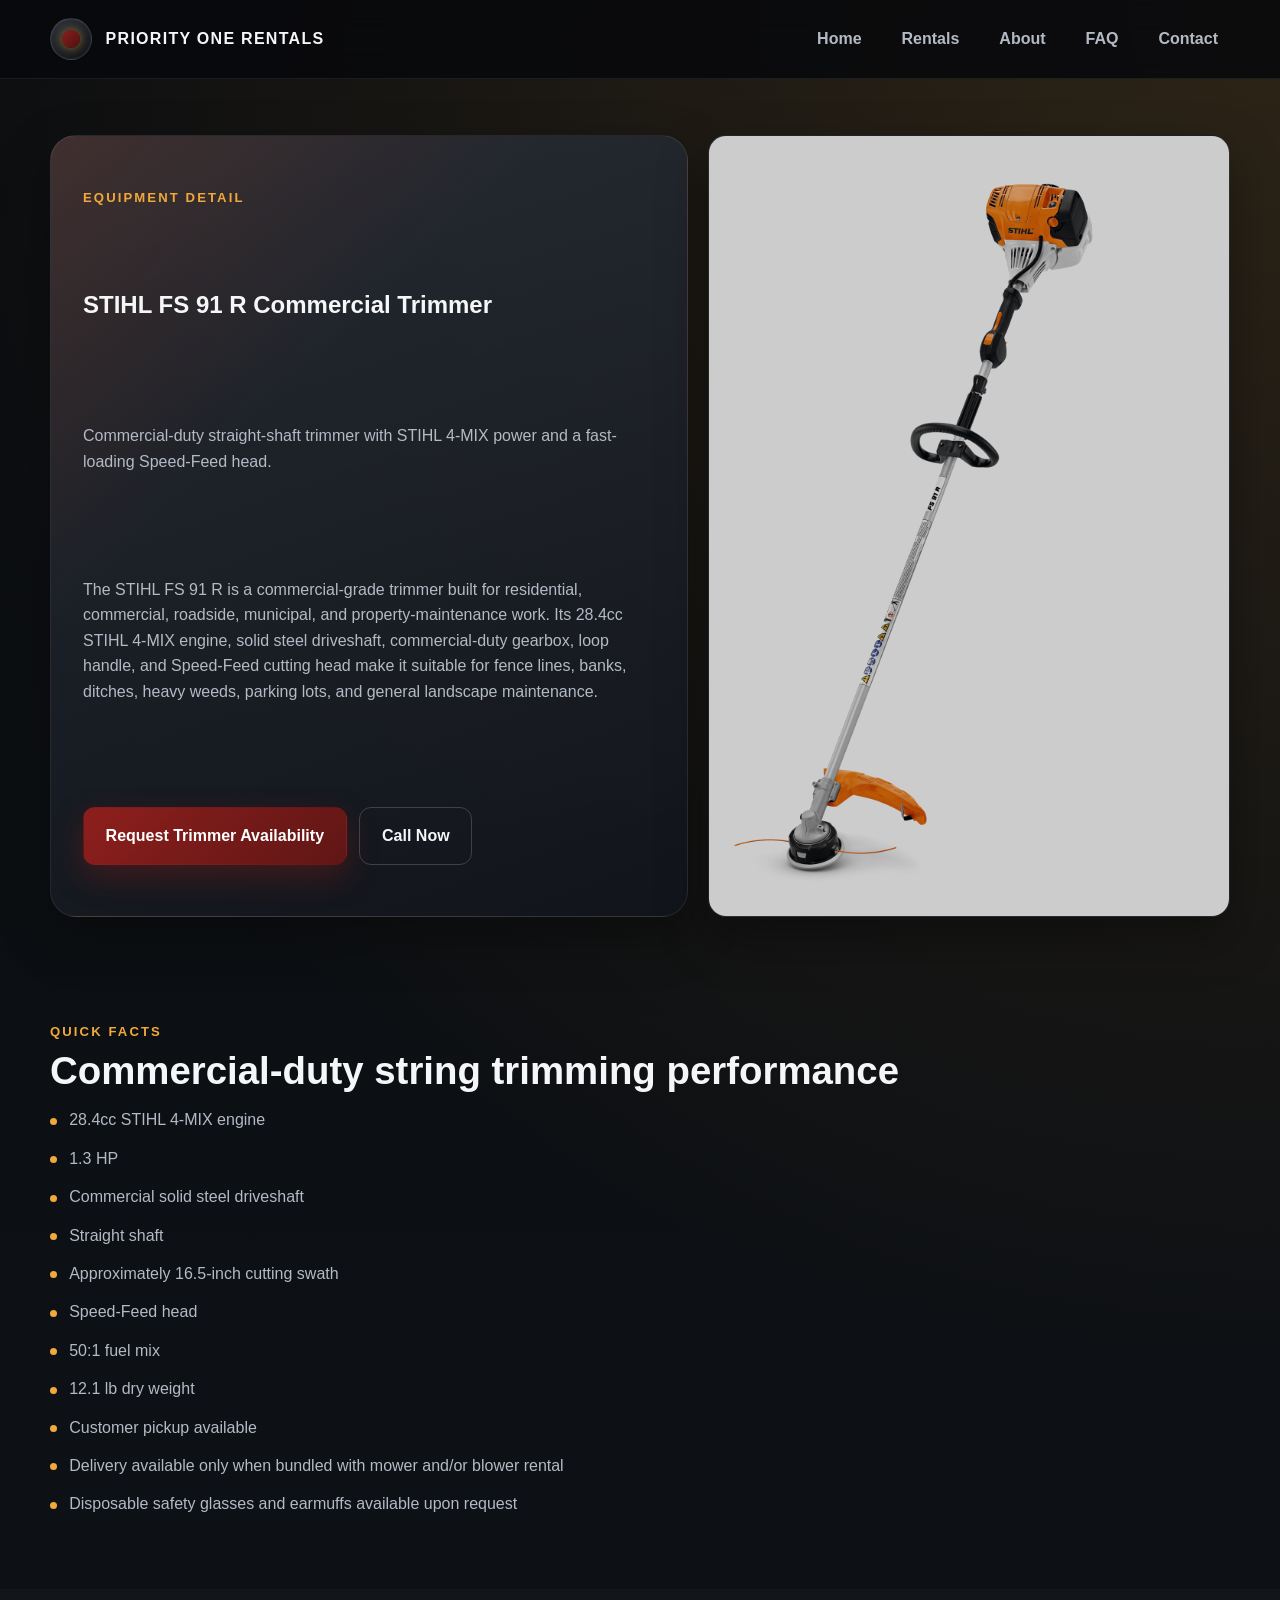
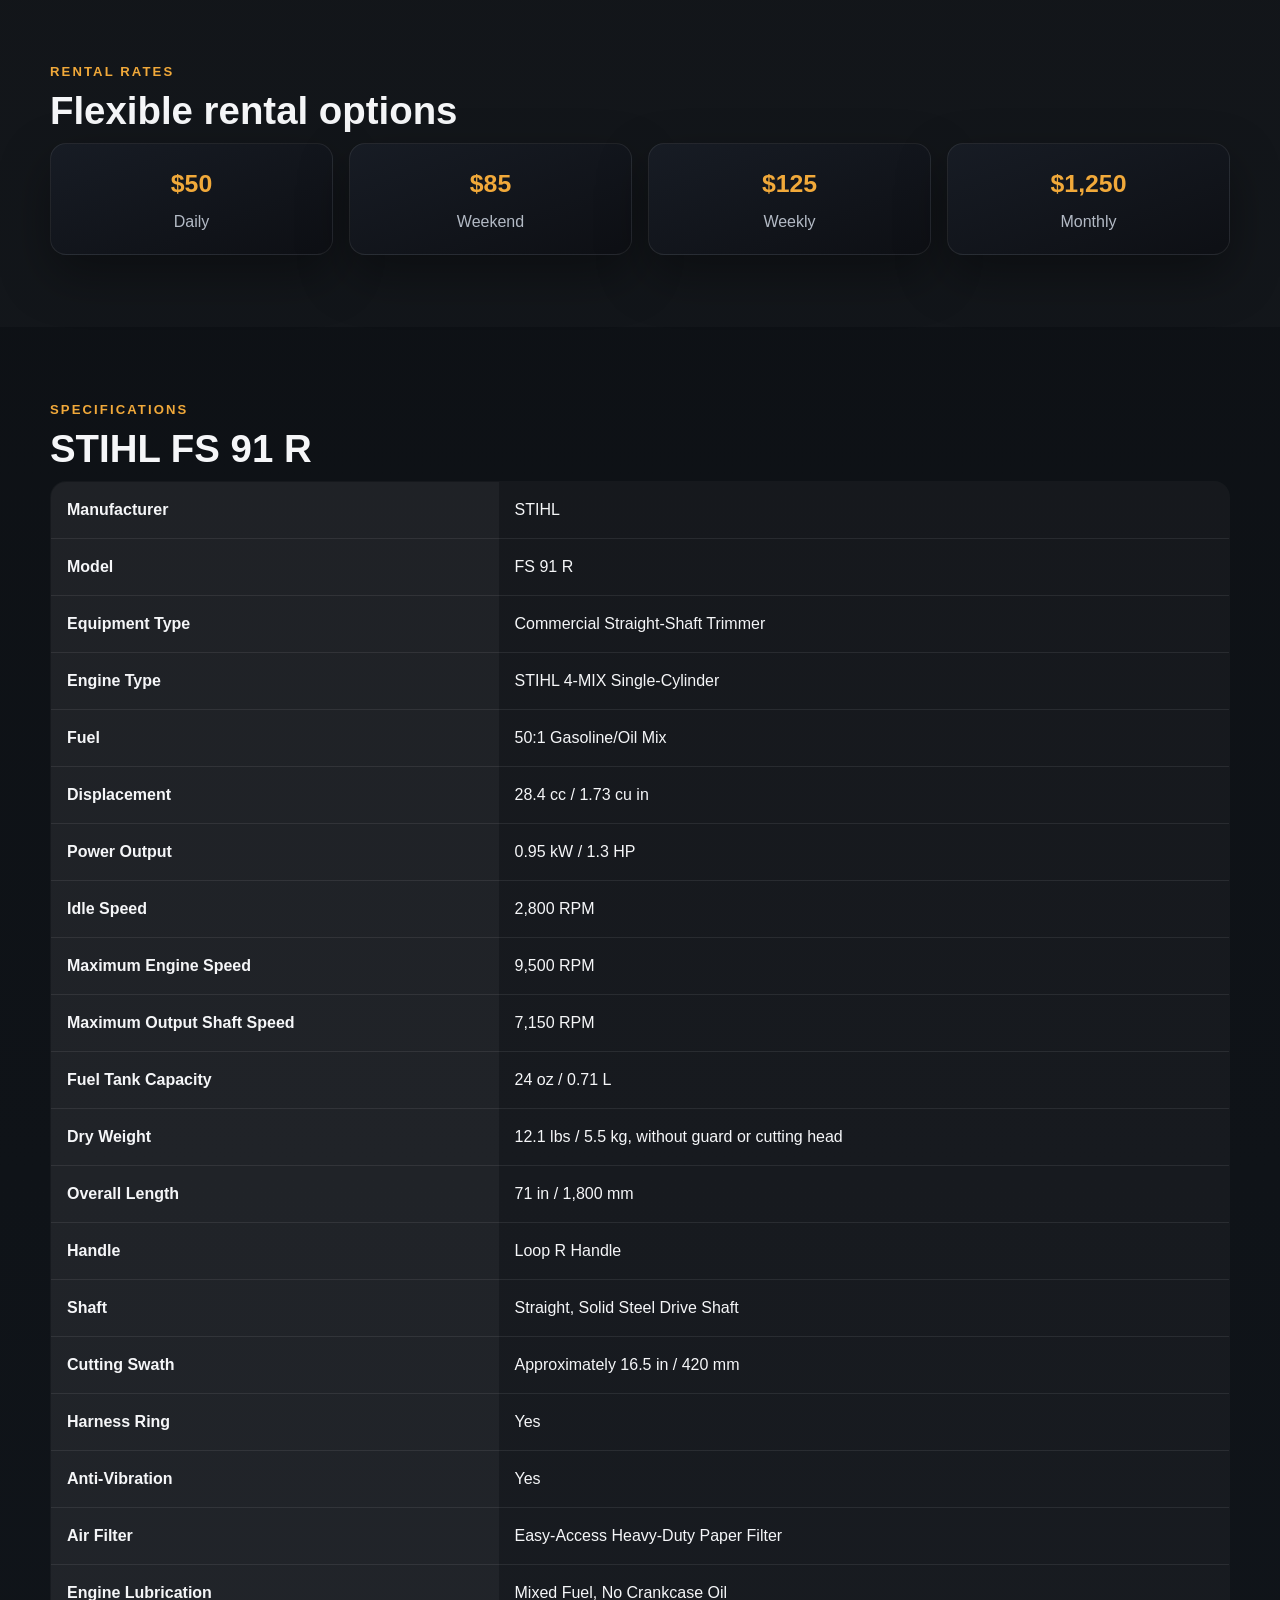
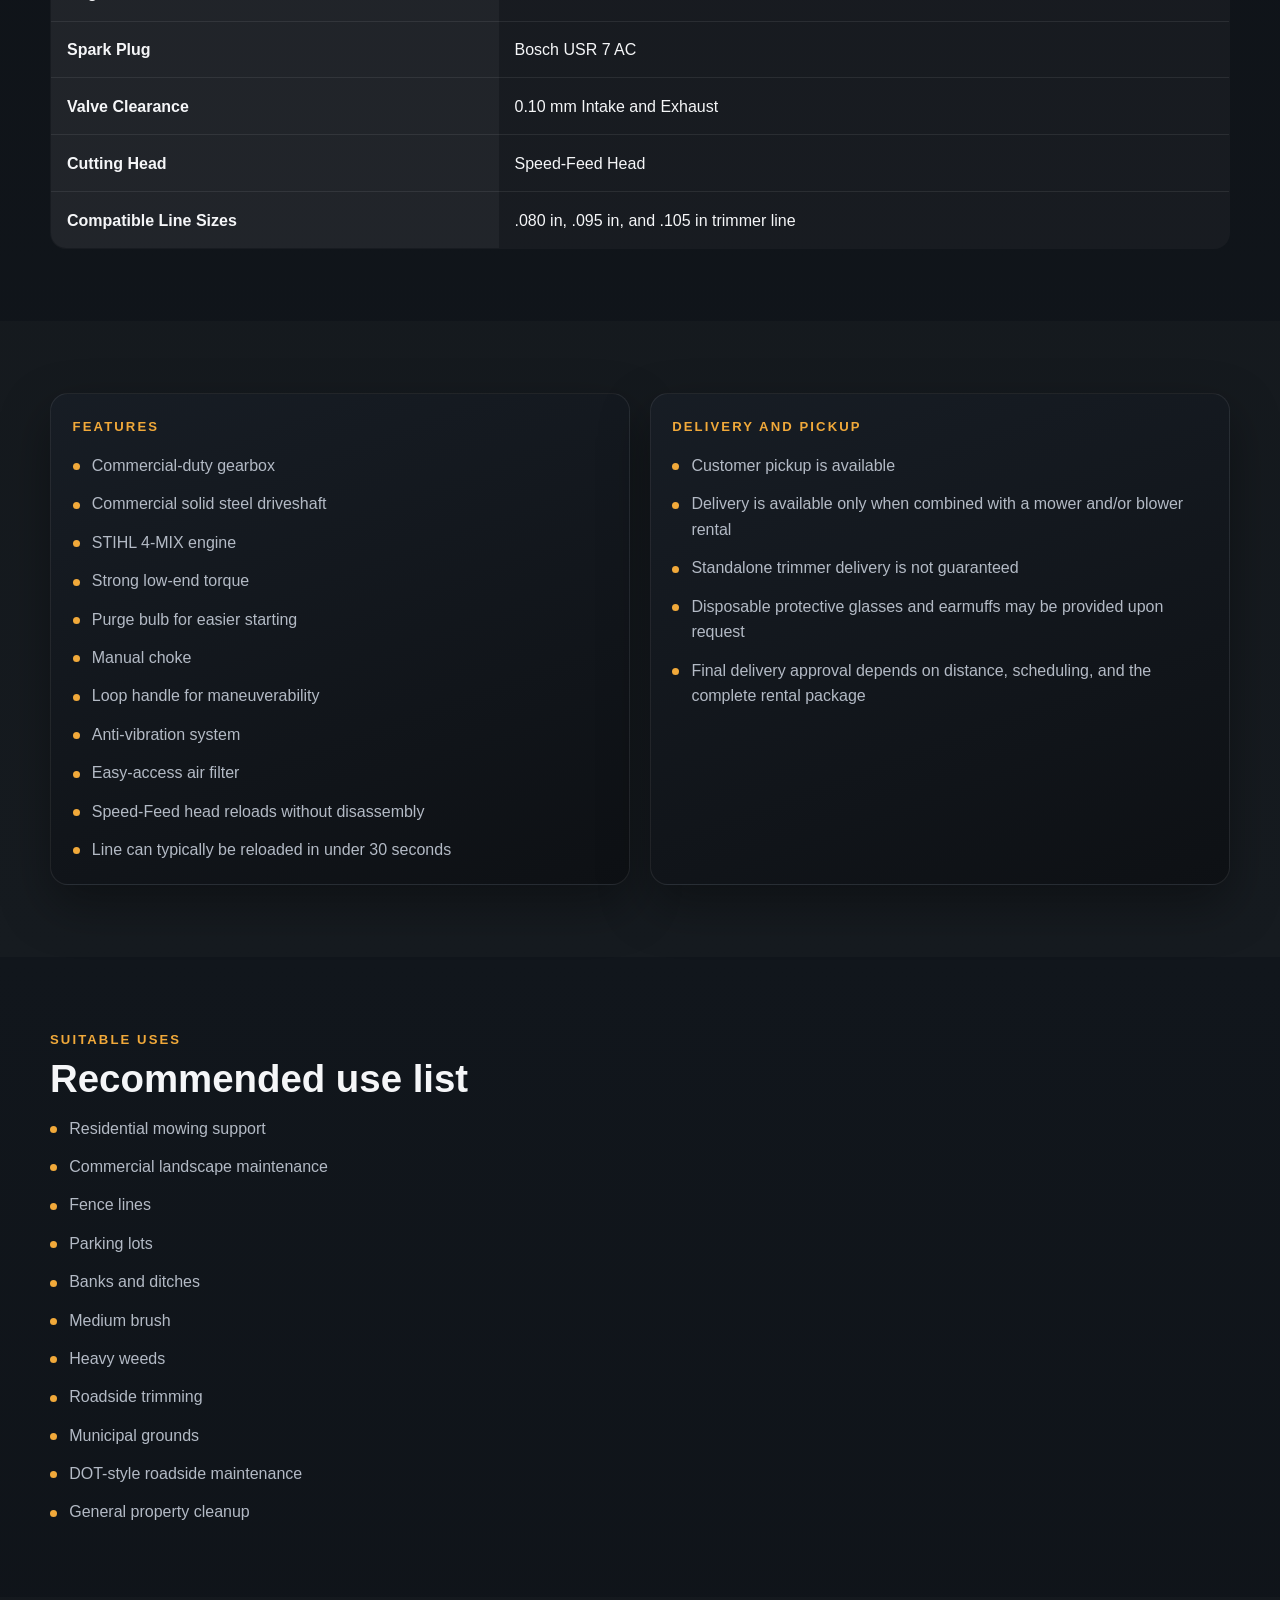
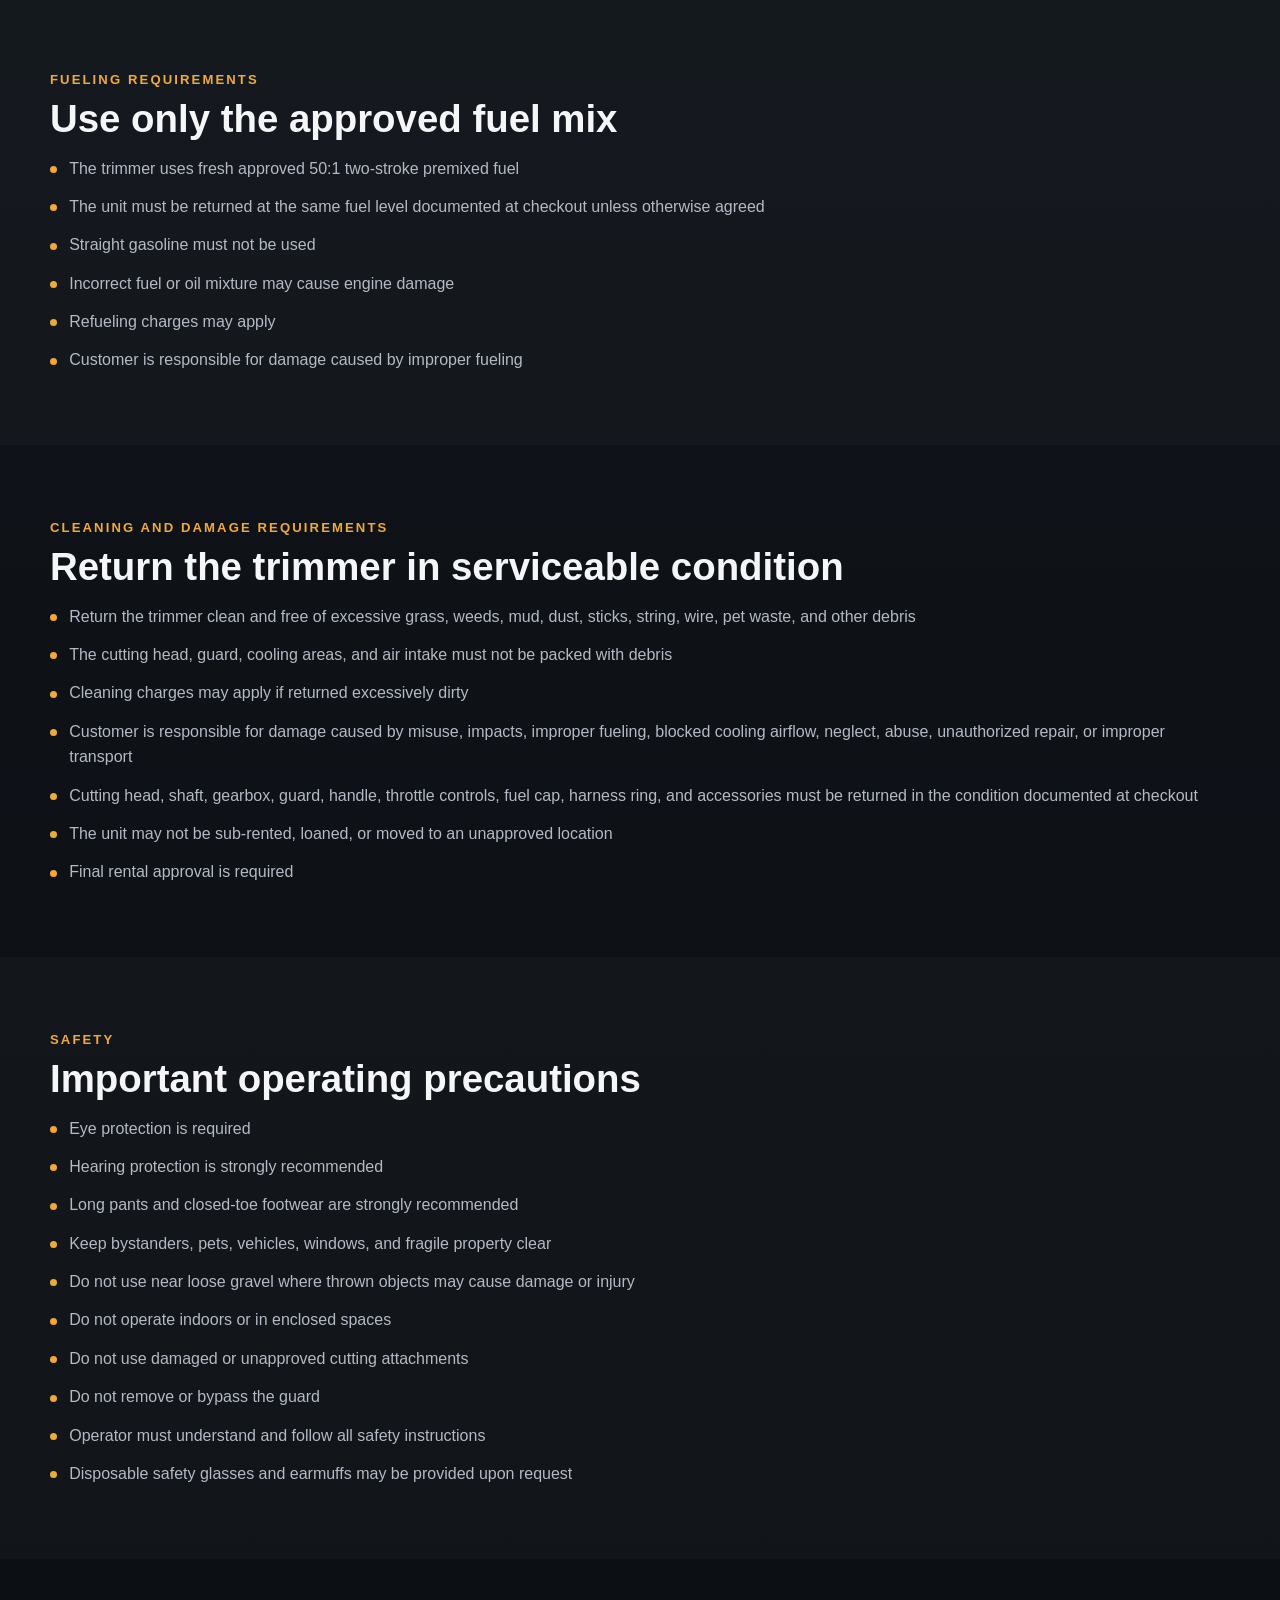
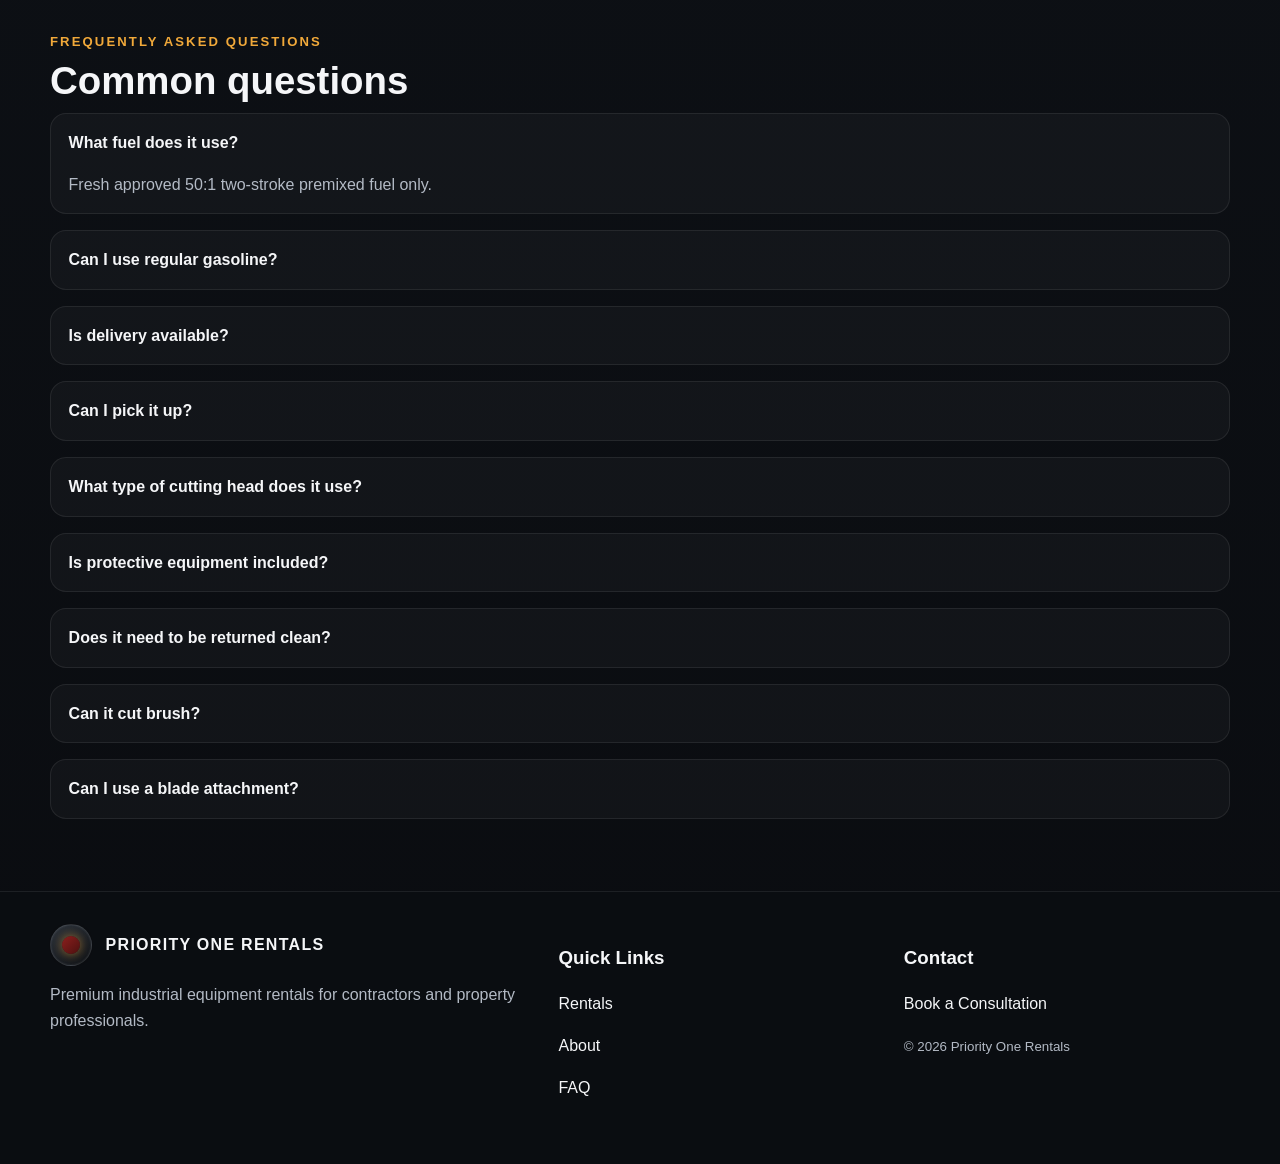
<file: equipment/weed-trimmer.html>
<!DOCTYPE html>
<html lang="en">
<head>
  <meta charset="UTF-8" />
  <meta name="viewport" content="width=device-width, initial-scale=1.0" />
  <meta name="description" content="Rent the STIHL FS 91 R Commercial Trimmer from Priority One Rentals." />
  <title>STIHL FS 91 R Commercial Trimmer | Priority One Rentals</title>
  <link rel="stylesheet" href="../css/style.css" />
  <style>
    .detail-hero {
      display: grid;
      grid-template-columns: 1.1fr 0.9fr;
      gap: 1.25rem;
      align-items: stretch;
    }
    .detail-hero .hero-content {
      padding: 2rem;
    }
    .detail-hero .hero-content h1 {
      margin-top: 0;
      margin-bottom: 0.75rem;
    }
    .detail-hero .hero-content p {
      margin-bottom: 1rem;
      max-width: 680px;
    }
    .detail-hero .detail-image {
      min-height: 420px;
      overflow: hidden;
      border-radius: 18px;
      border: 1px solid rgba(255,255,255,0.08);
      box-shadow: var(--shadow);
      background: linear-gradient(145deg, #191d24, #090b0f);
    }
    .detail-hero .detail-image img {
      width: 100%;
      height: 100%;
      object-fit: cover;
      filter: saturate(0.9) contrast(1.05) brightness(0.8);
    }
    .detail-actions {
      display: flex;
      gap: 0.8rem;
      flex-wrap: wrap;
      margin-top: 1rem;
    }
    .rate-grid,
    .faq-list {
      display: grid;
      gap: 1rem;
    }
    .rate-grid { grid-template-columns: repeat(4, minmax(0, 1fr)); }
    .rate-card {
      border: 1px solid var(--line);
      border-radius: 16px;
      background: linear-gradient(160deg, rgba(24,29,37,0.96), rgba(14,16,20,0.96));
      padding: 1.2rem;
      box-shadow: var(--shadow);
      text-align: center;
    }
    .rate-card strong {
      display: block;
      font-size: 1.55rem;
      color: var(--highlight);
      margin-bottom: 0.35rem;
    }
    .spec-table {
      width: 100%;
      border-collapse: collapse;
      overflow: hidden;
      border-radius: 16px;
      background: rgba(255,255,255,0.03);
      border: 1px solid var(--line);
    }
    .spec-table th,
    .spec-table td {
      padding: 0.95rem 1rem;
      border-bottom: 1px solid rgba(255,255,255,0.08);
      text-align: left;
      vertical-align: top;
    }
    .spec-table th {
      width: 38%;
      color: var(--text);
      background: rgba(255,255,255,0.04);
    }
    .spec-table tr:last-child td,
    .spec-table tr:last-child th {
      border-bottom: none;
    }
    .faq-item {
      border: 1px solid var(--line);
      border-radius: 16px;
      background: rgba(255,255,255,0.03);
      overflow: hidden;
    }
    .faq-question {
      width: 100%;
      background: transparent;
      color: var(--text);
      text-align: left;
      border: none;
      padding: 1rem 1.1rem;
      font: inherit;
      font-weight: 800;
      cursor: pointer;
    }
    .faq-answer {
      display: none;
      padding: 0 1.1rem 1rem;
      color: var(--muted);
    }
    .faq-item.open .faq-answer { display: block; }
    .inline-note {
      color: var(--highlight);
      font-weight: 700;
    }
    @media (max-width: 900px) {
      .detail-hero,
      .rate-grid { grid-template-columns: 1fr; }
    }
  </style>
</head>
<body>
  <header class="site-header">
    <div class="container navbar">
      <a class="brand" href="../index.html" aria-label="Priority One Rentals home">
        <div class="brand-mark" aria-hidden="true"><span></span></div>
        <span>Priority One Rentals</span>
      </a>
      <button class="nav-toggle" aria-label="Toggle navigation">☰</button>
      <nav class="nav-links" aria-label="Main navigation">
        <a href="../index.html">Home</a>
        <a href="../rentals.html">Rentals</a>
        <a href="../about.html">About</a>
        <a href="../faq.html">FAQ</a>
        <a href="../contact.html">Contact</a>
      </nav>
    </div>
  </header>

  <main>
    <section class="page-hero">
      <div class="container detail-hero">
        <div class="hero-card hero-content">
          <div class="kicker">Equipment detail</div>
          <h1>STIHL FS 91 R Commercial Trimmer</h1>
          <p class="section-lead">Commercial-duty straight-shaft trimmer with STIHL 4-MIX power and a fast-loading Speed-Feed head.</p>
          <p class="section-lead">The STIHL FS 91 R is a commercial-grade trimmer built for residential, commercial, roadside, municipal, and property-maintenance work. Its 28.4cc STIHL 4-MIX engine, solid steel driveshaft, commercial-duty gearbox, loop handle, and Speed-Feed cutting head make it suitable for fence lines, banks, ditches, heavy weeds, parking lots, and general landscape maintenance.</p>
          <div class="detail-actions">
            <a class="btn btn-primary" href="../contact.html">Request Trimmer Availability</a>
            <a class="btn btn-secondary" href="tel:5551234567">Call Now</a>
          </div>
        </div>
        <div class="detail-image">
          <img src="../images/stihl/stihl-fs91r-weedwhacker.jpg" alt="STIHL FS 91 R commercial trimmer" />
        </div>
      </div>
    </section>

    <section class="section">
      <div class="container">
        <div class="kicker">Quick facts</div>
        <h2 class="section-title">Commercial-duty string trimming performance</h2>
        <ul class="mini-list">
          <li>28.4cc STIHL 4-MIX engine</li>
          <li>1.3 HP</li>
          <li>Commercial solid steel driveshaft</li>
          <li>Straight shaft</li>
          <li>Approximately 16.5-inch cutting swath</li>
          <li>Speed-Feed head</li>
          <li>50:1 fuel mix</li>
          <li>12.1 lb dry weight</li>
          <li>Customer pickup available</li>
          <li>Delivery available only when bundled with mower and/or blower rental</li>
          <li>Disposable safety glasses and earmuffs available upon request</li>
        </ul>
      </div>
    </section>

    <section class="section section-dark">
      <div class="container">
        <div class="kicker">Rental rates</div>
        <h2 class="section-title">Flexible rental options</h2>
        <div class="rate-grid">
          <article class="rate-card"><strong>$50</strong><div class="muted">Daily</div></article>
          <article class="rate-card"><strong>$85</strong><div class="muted">Weekend</div></article>
          <article class="rate-card"><strong>$125</strong><div class="muted">Weekly</div></article>
          <article class="rate-card"><strong>$1,250</strong><div class="muted">Monthly</div></article>
        </div>
      </div>
    </section>

    <section class="section">
      <div class="container">
        <div class="kicker">Specifications</div>
        <h2 class="section-title">STIHL FS 91 R</h2>
        <table class="spec-table">
          <tbody>
            <tr><th>Manufacturer</th><td>STIHL</td></tr>
            <tr><th>Model</th><td>FS 91 R</td></tr>
            <tr><th>Equipment Type</th><td>Commercial Straight-Shaft Trimmer</td></tr>
            <tr><th>Engine Type</th><td>STIHL 4-MIX Single-Cylinder</td></tr>
            <tr><th>Fuel</th><td>50:1 Gasoline/Oil Mix</td></tr>
            <tr><th>Displacement</th><td>28.4 cc / 1.73 cu in</td></tr>
            <tr><th>Power Output</th><td>0.95 kW / 1.3 HP</td></tr>
            <tr><th>Idle Speed</th><td>2,800 RPM</td></tr>
            <tr><th>Maximum Engine Speed</th><td>9,500 RPM</td></tr>
            <tr><th>Maximum Output Shaft Speed</th><td>7,150 RPM</td></tr>
            <tr><th>Fuel Tank Capacity</th><td>24 oz / 0.71 L</td></tr>
            <tr><th>Dry Weight</th><td>12.1 lbs / 5.5 kg, without guard or cutting head</td></tr>
            <tr><th>Overall Length</th><td>71 in / 1,800 mm</td></tr>
            <tr><th>Handle</th><td>Loop R Handle</td></tr>
            <tr><th>Shaft</th><td>Straight, Solid Steel Drive Shaft</td></tr>
            <tr><th>Cutting Swath</th><td>Approximately 16.5 in / 420 mm</td></tr>
            <tr><th>Harness Ring</th><td>Yes</td></tr>
            <tr><th>Anti-Vibration</th><td>Yes</td></tr>
            <tr><th>Air Filter</th><td>Easy-Access Heavy-Duty Paper Filter</td></tr>
            <tr><th>Engine Lubrication</th><td>Mixed Fuel, No Crankcase Oil</td></tr>
            <tr><th>Spark Plug</th><td>Bosch USR 7 AC</td></tr>
            <tr><th>Valve Clearance</th><td>0.10 mm Intake and Exhaust</td></tr>
            <tr><th>Cutting Head</th><td>Speed-Feed Head</td></tr>
            <tr><th>Compatible Line Sizes</th><td>.080 in, .095 in, and .105 in trimmer line</td></tr>
          </tbody>
        </table>
      </div>
    </section>

    <section class="section section-dark">
      <div class="container">
        <div class="contact-grid">
          <article class="card">
            <div class="kicker">Features</div>
            <ul class="mini-list">
              <li>Commercial-duty gearbox</li>
              <li>Commercial solid steel driveshaft</li>
              <li>STIHL 4-MIX engine</li>
              <li>Strong low-end torque</li>
              <li>Purge bulb for easier starting</li>
              <li>Manual choke</li>
              <li>Loop handle for maneuverability</li>
              <li>Anti-vibration system</li>
              <li>Easy-access air filter</li>
              <li>Speed-Feed head reloads without disassembly</li>
              <li>Line can typically be reloaded in under 30 seconds</li>
            </ul>
          </article>
          <article class="card">
            <div class="kicker">Delivery and pickup</div>
            <ul class="mini-list">
              <li>Customer pickup is available</li>
              <li>Delivery is available only when combined with a mower and/or blower rental</li>
              <li>Standalone trimmer delivery is not guaranteed</li>
              <li>Disposable protective glasses and earmuffs may be provided upon request</li>
              <li>Final delivery approval depends on distance, scheduling, and the complete rental package</li>
            </ul>
          </article>
        </div>
      </div>
    </section>

    <section class="section">
      <div class="container">
        <div class="kicker">Suitable uses</div>
        <h2 class="section-title">Recommended use list</h2>
        <ul class="mini-list">
          <li>Residential mowing support</li>
          <li>Commercial landscape maintenance</li>
          <li>Fence lines</li>
          <li>Parking lots</li>
          <li>Banks and ditches</li>
          <li>Medium brush</li>
          <li>Heavy weeds</li>
          <li>Roadside trimming</li>
          <li>Municipal grounds</li>
          <li>DOT-style roadside maintenance</li>
          <li>General property cleanup</li>
        </ul>
      </div>
    </section>

    <section class="section section-dark">
      <div class="container">
        <div class="kicker">Fueling requirements</div>
        <h2 class="section-title">Use only the approved fuel mix</h2>
        <ul class="mini-list">
          <li>The trimmer uses fresh approved 50:1 two-stroke premixed fuel</li>
          <li>The unit must be returned at the same fuel level documented at checkout unless otherwise agreed</li>
          <li>Straight gasoline must not be used</li>
          <li>Incorrect fuel or oil mixture may cause engine damage</li>
          <li>Refueling charges may apply</li>
          <li>Customer is responsible for damage caused by improper fueling</li>
        </ul>
      </div>
    </section>

    <section class="section">
      <div class="container">
        <div class="kicker">Cleaning and damage requirements</div>
        <h2 class="section-title">Return the trimmer in serviceable condition</h2>
        <ul class="mini-list">
          <li>Return the trimmer clean and free of excessive grass, weeds, mud, dust, sticks, string, wire, pet waste, and other debris</li>
          <li>The cutting head, guard, cooling areas, and air intake must not be packed with debris</li>
          <li>Cleaning charges may apply if returned excessively dirty</li>
          <li>Customer is responsible for damage caused by misuse, impacts, improper fueling, blocked cooling airflow, neglect, abuse, unauthorized repair, or improper transport</li>
          <li>Cutting head, shaft, gearbox, guard, handle, throttle controls, fuel cap, harness ring, and accessories must be returned in the condition documented at checkout</li>
          <li>The unit may not be sub-rented, loaned, or moved to an unapproved location</li>
          <li>Final rental approval is required</li>
        </ul>
      </div>
    </section>

    <section class="section section-dark">
      <div class="container">
        <div class="kicker">Safety</div>
        <h2 class="section-title">Important operating precautions</h2>
        <ul class="mini-list">
          <li>Eye protection is required</li>
          <li>Hearing protection is strongly recommended</li>
          <li>Long pants and closed-toe footwear are strongly recommended</li>
          <li>Keep bystanders, pets, vehicles, windows, and fragile property clear</li>
          <li>Do not use near loose gravel where thrown objects may cause damage or injury</li>
          <li>Do not operate indoors or in enclosed spaces</li>
          <li>Do not use damaged or unapproved cutting attachments</li>
          <li>Do not remove or bypass the guard</li>
          <li>Operator must understand and follow all safety instructions</li>
          <li>Disposable safety glasses and earmuffs may be provided upon request</li>
        </ul>
      </div>
    </section>

    <section class="section">
      <div class="container">
        <div class="kicker">Frequently asked questions</div>
        <h2 class="section-title">Common questions</h2>
        <div class="faq-list">
          <div class="faq-item open">
            <button class="faq-question" type="button">What fuel does it use?</button>
            <div class="faq-answer">Fresh approved 50:1 two-stroke premixed fuel only.</div>
          </div>
          <div class="faq-item">
            <button class="faq-question" type="button">Can I use regular gasoline?</button>
            <div class="faq-answer">No. Straight gasoline can damage the engine.</div>
          </div>
          <div class="faq-item">
            <button class="faq-question" type="button">Is delivery available?</button>
            <div class="faq-answer">Delivery may be available only when bundled with a mower and/or blower rental.</div>
          </div>
          <div class="faq-item">
            <button class="faq-question" type="button">Can I pick it up?</button>
            <div class="faq-answer">Yes, customer pickup is available.</div>
          </div>
          <div class="faq-item">
            <button class="faq-question" type="button">What type of cutting head does it use?</button>
            <div class="faq-answer">A Speed-Feed head compatible with .080, .095, and .105-inch trimmer line.</div>
          </div>
          <div class="faq-item">
            <button class="faq-question" type="button">Is protective equipment included?</button>
            <div class="faq-answer">Disposable safety glasses and earmuffs may be provided upon request.</div>
          </div>
          <div class="faq-item">
            <button class="faq-question" type="button">Does it need to be returned clean?</button>
            <div class="faq-answer">Yes. Excessive grass, weeds, mud, wire, string, pet waste, or other debris may result in cleaning charges.</div>
          </div>
          <div class="faq-item">
            <button class="faq-question" type="button">Can it cut brush?</button>
            <div class="faq-answer">It is suitable for heavy weeds and medium brush with the approved installed cutting head. It is not a brush cutter unless equipped and approved for that use.</div>
          </div>
          <div class="faq-item">
            <button class="faq-question" type="button">Can I use a blade attachment?</button>
            <div class="faq-answer">Only approved attachments supplied or authorized by Priority One Rentals may be used.</div>
          </div>
        </div>
      </div>
    </section>
  </main>

  <footer class="footer">
    <div class="container footer-grid">
      <div>
        <div class="brand">
          <div class="brand-mark" aria-hidden="true"><span></span></div>
          <span>Priority One Rentals</span>
        </div>
        <p class="muted">Premium industrial equipment rentals for contractors and property professionals.</p>
      </div>
      <div>
        <h3>Quick Links</h3>
        <p><a href="../rentals.html">Rentals</a></p>
        <p><a href="../about.html">About</a></p>
        <p><a href="../faq.html">FAQ</a></p>
      </div>
      <div>
        <h3>Contact</h3>
        <p><a href="../contact.html">Book a Consultation</a></p>
        <small>© <span data-year></span> Priority One Rentals</small>
      </div>
    </div>
  </footer>

  <script src="../js/script.js"></script>
  <script>
    document.querySelectorAll('.faq-question').forEach((button) => {
      button.addEventListener('click', () => {
        const item = button.closest('.faq-item');
        if (!item) return;
        item.classList.toggle('open');
      });
    });
  </script>
</body>
</html>
</file>
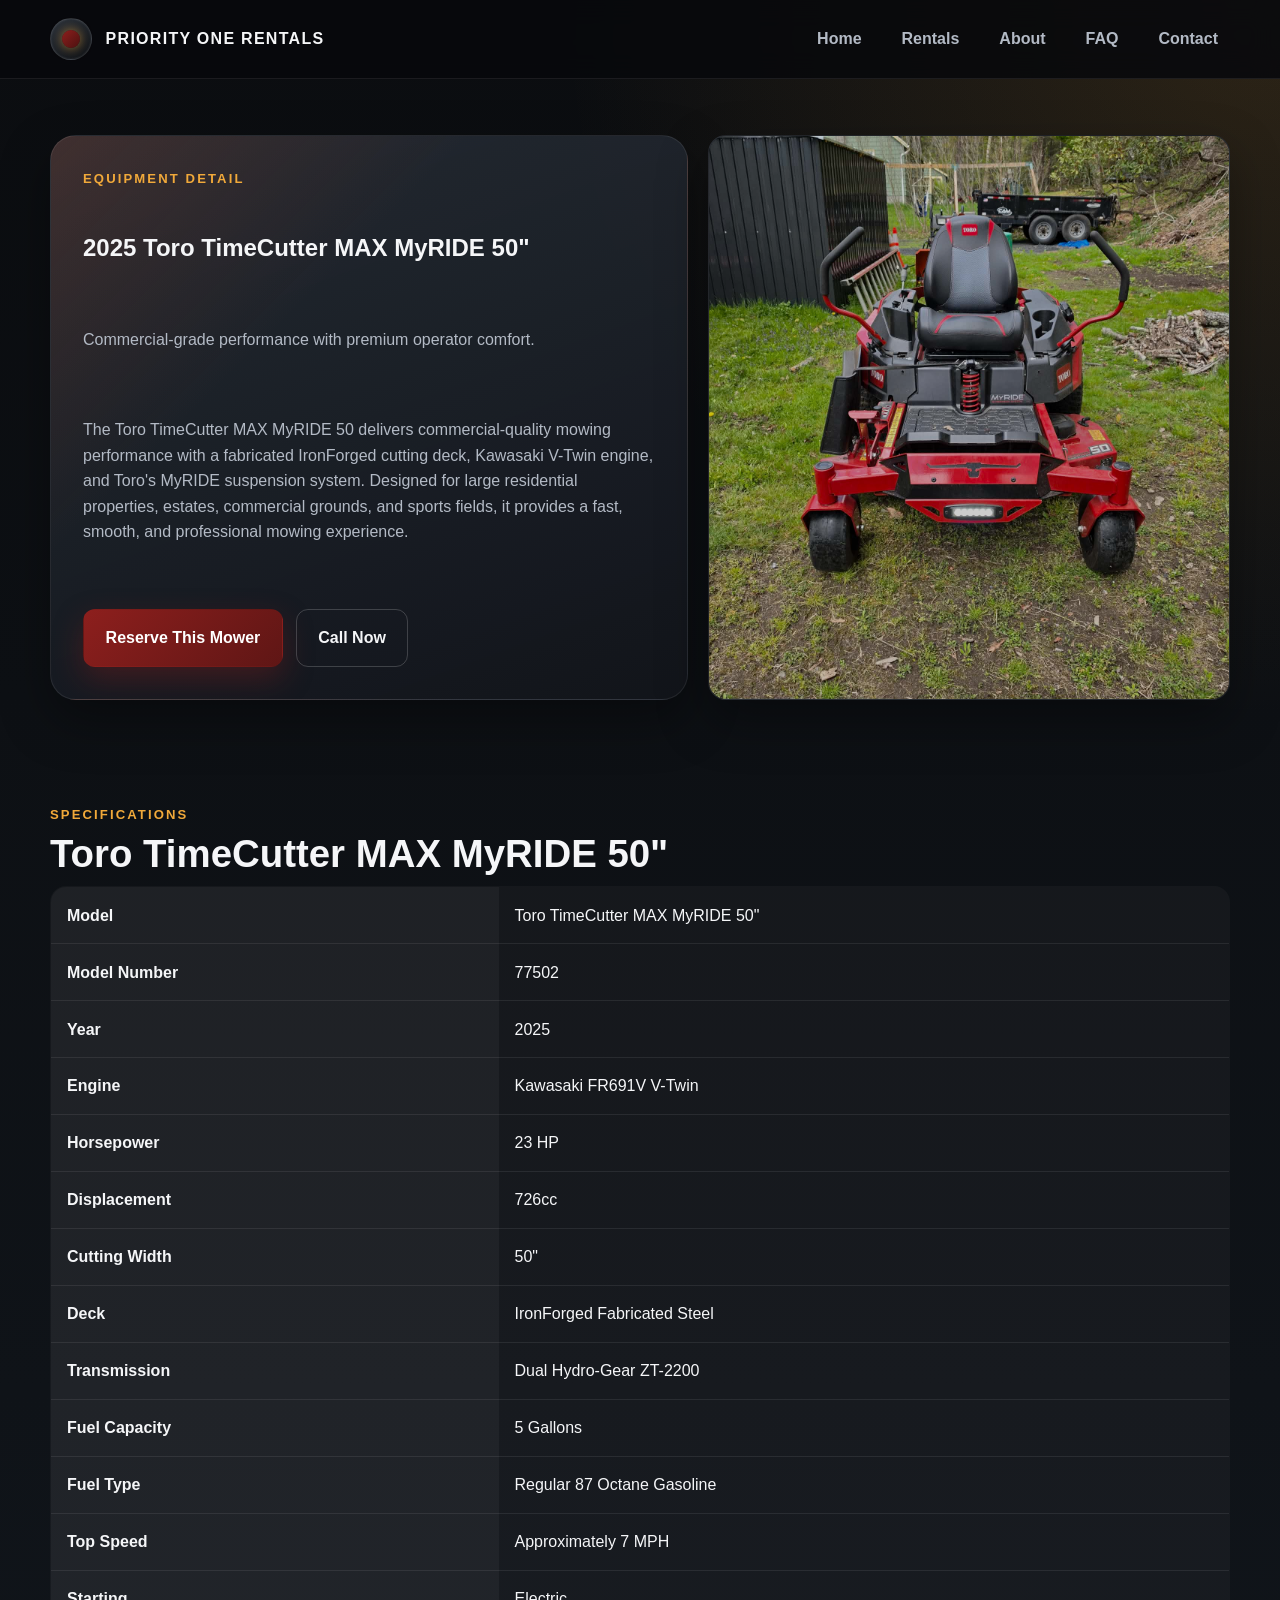
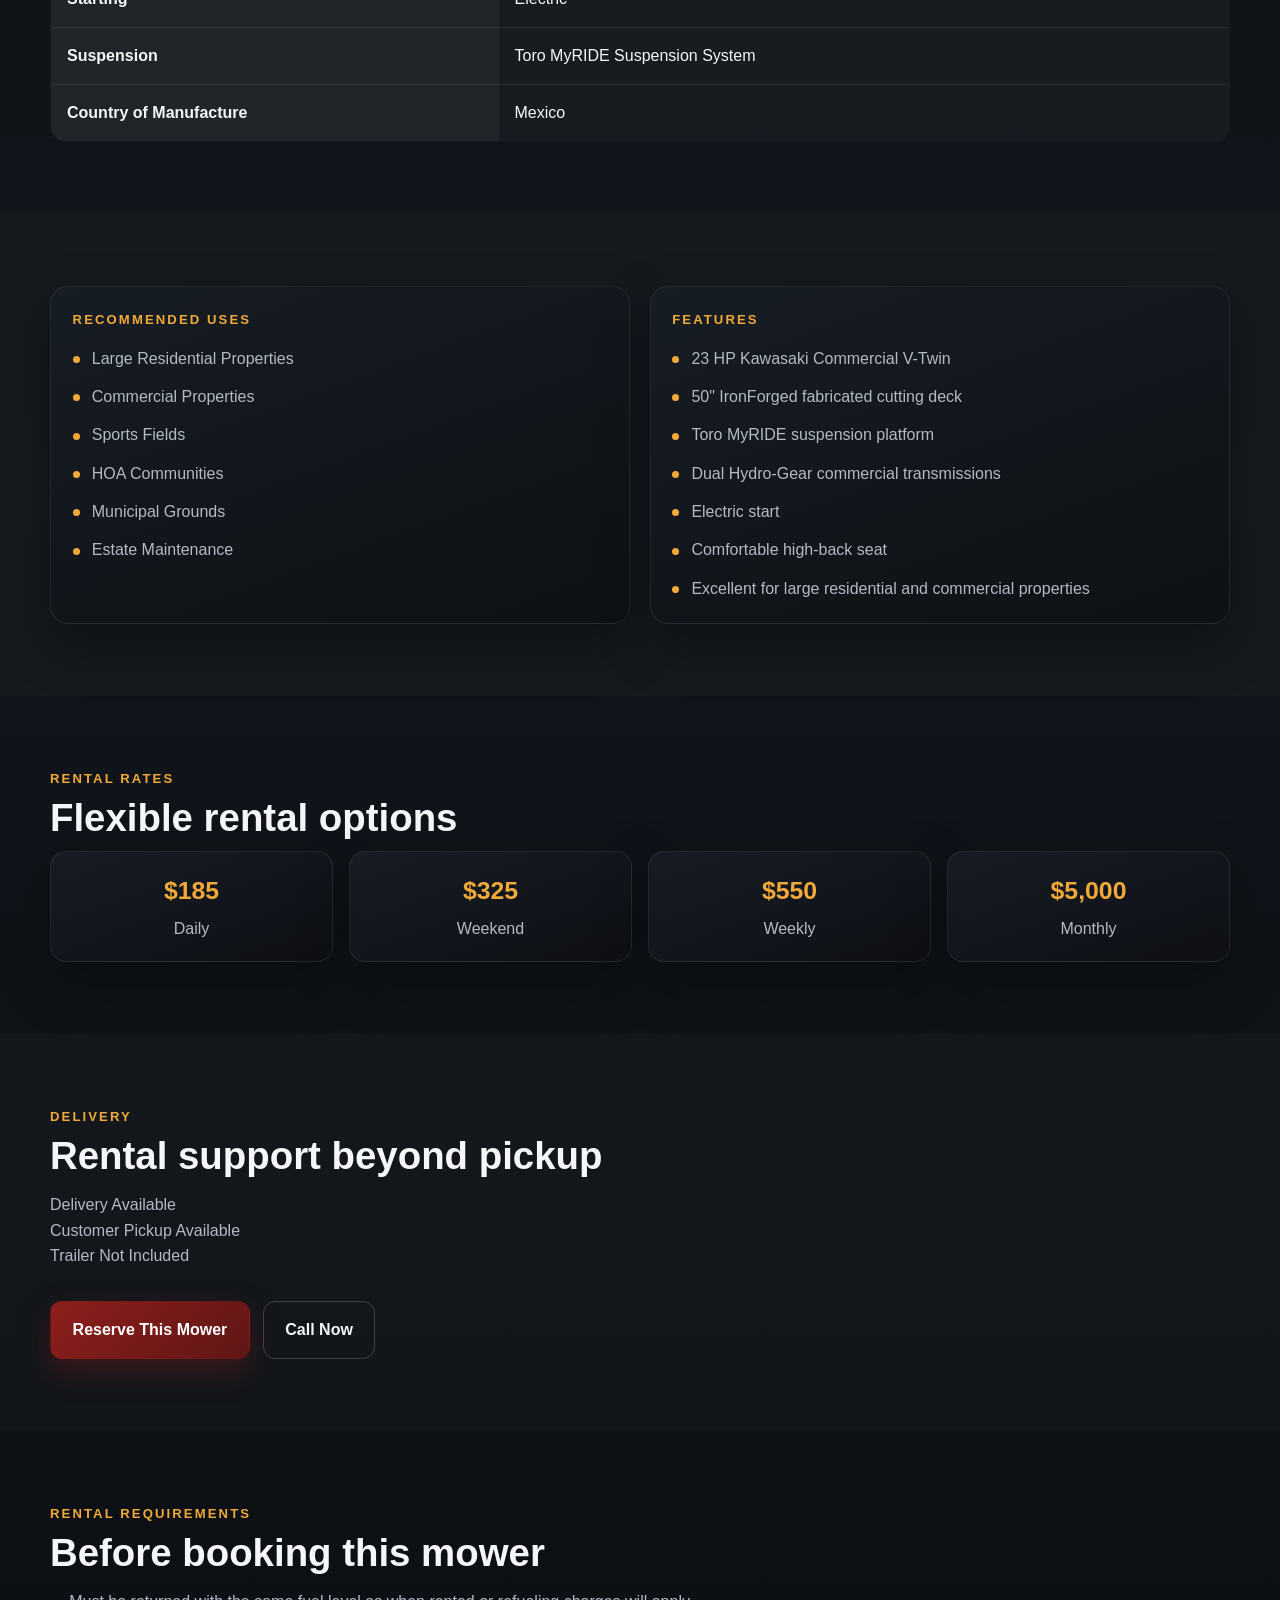
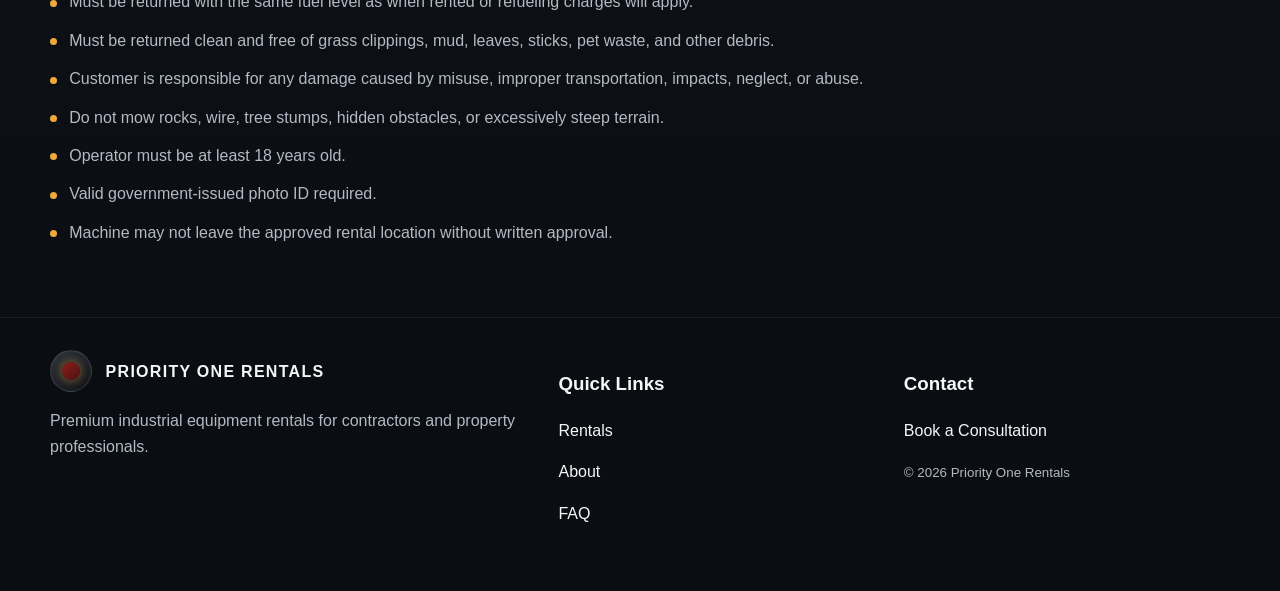
<file: equipment/zero-turn-mower.html>
<!DOCTYPE html>
<html lang="en">
<head>
  <meta charset="UTF-8" />
  <meta name="viewport" content="width=device-width, initial-scale=1.0" />
  <meta name="description" content="Rent the 2025 Toro TimeCutter MAX MyRIDE 50 zero-turn mower from Priority One Rentals." />
  <title>2025 Toro TimeCutter MAX MyRIDE 50" | Priority One Rentals</title>
  <link rel="stylesheet" href="../css/style.css" />
  <style>
    .detail-hero {
      display: grid;
      grid-template-columns: 1.1fr 0.9fr;
      gap: 1.25rem;
      align-items: stretch;
    }
    .detail-hero .hero-content {
      padding: 2rem;
    }
    .detail-hero .hero-content h1 {
      margin-top: 0;
      margin-bottom: 0.75rem;
    }
    .detail-hero .hero-content p {
      margin-bottom: 1rem;
      max-width: 680px;
    }
    .detail-hero .detail-image {
      min-height: 420px;
      overflow: hidden;
      border-radius: 18px;
      border: 1px solid rgba(255,255,255,0.08);
      box-shadow: var(--shadow);
      background: linear-gradient(145deg, #191d24, #090b0f);
    }
    .detail-hero .detail-image img {
      width: 100%;
      height: 100%;
      object-fit: cover;
      filter: saturate(0.9) contrast(1.05) brightness(0.8);
    }
    .detail-actions {
      display: flex;
      gap: 0.8rem;
      flex-wrap: wrap;
      margin-top: 1rem;
    }
    .rate-grid,
    .gallery-grid,
    .faq-list {
      display: grid;
      gap: 1rem;
    }
    .rate-grid { grid-template-columns: repeat(4, minmax(0, 1fr)); }
    .gallery-grid { grid-template-columns: repeat(3, minmax(0, 1fr)); }
    .rate-card {
      border: 1px solid var(--line);
      border-radius: 16px;
      background: linear-gradient(160deg, rgba(24,29,37,0.96), rgba(14,16,20,0.96));
      padding: 1.2rem;
      box-shadow: var(--shadow);
      text-align: center;
    }
    .rate-card strong {
      display: block;
      font-size: 1.55rem;
      color: var(--highlight);
      margin-bottom: 0.35rem;
    }
    .spec-table {
      width: 100%;
      border-collapse: collapse;
      overflow: hidden;
      border-radius: 16px;
      background: rgba(255,255,255,0.03);
      border: 1px solid var(--line);
    }
    .spec-table th,
    .spec-table td {
      padding: 0.95rem 1rem;
      border-bottom: 1px solid rgba(255,255,255,0.08);
      text-align: left;
      vertical-align: top;
    }
    .spec-table th {
      width: 38%;
      color: var(--text);
      background: rgba(255,255,255,0.04);
    }
    .spec-table tr:last-child td,
    .spec-table tr:last-child th {
      border-bottom: none;
    }
    .gallery-item {
      background: linear-gradient(160deg, rgba(24,29,37,0.96), rgba(14,16,20,0.96));
      border: 1px solid var(--line);
      border-radius: 16px;
      overflow: hidden;
      box-shadow: var(--shadow);
    }
    .gallery-item img {
      width: 100%;
      height: 220px;
      object-fit: cover;
      filter: saturate(0.9) contrast(1.05) brightness(0.78);
    }
    .faq-item {
      border: 1px solid var(--line);
      border-radius: 16px;
      background: rgba(255,255,255,0.03);
      overflow: hidden;
    }
    .faq-question {
      width: 100%;
      background: transparent;
      color: var(--text);
      text-align: left;
      border: none;
      padding: 1rem 1.1rem;
      font: inherit;
      font-weight: 800;
      cursor: pointer;
    }
    .faq-answer {
      display: none;
      padding: 0 1.1rem 1rem;
      color: var(--muted);
    }
    .faq-item.open .faq-answer { display: block; }
    .inline-note {
      color: var(--highlight);
      font-weight: 700;
    }
    @media (max-width: 900px) {
      .detail-hero,
      .rate-grid,
      .gallery-grid { grid-template-columns: 1fr; }
    }
  </style>
</head>
<body>
  <header class="site-header">
    <div class="container navbar">
      <a class="brand" href="../index.html" aria-label="Priority One Rentals home">
        <div class="brand-mark" aria-hidden="true"><span></span></div>
        <span>Priority One Rentals</span>
      </a>
      <button class="nav-toggle" aria-label="Toggle navigation">☰</button>
      <nav class="nav-links" aria-label="Main navigation">
        <a href="../index.html">Home</a>
        <a href="../rentals.html">Rentals</a>
        <a href="../about.html">About</a>
        <a href="../faq.html">FAQ</a>
        <a href="../contact.html">Contact</a>
      </nav>
    </div>
  </header>

  <main>
    <section class="page-hero">
      <div class="container detail-hero">
        <div class="hero-card hero-content">
          <div class="kicker">Equipment detail</div>
          <h1>2025 Toro TimeCutter MAX MyRIDE 50"</h1>
          <p class="section-lead">Commercial-grade performance with premium operator comfort.</p>
          <p class="section-lead">The Toro TimeCutter MAX MyRIDE 50 delivers commercial-quality mowing performance with a fabricated IronForged cutting deck, Kawasaki V-Twin engine, and Toro's MyRIDE suspension system. Designed for large residential properties, estates, commercial grounds, and sports fields, it provides a fast, smooth, and professional mowing experience.</p>
          <div class="detail-actions">
            <a class="btn btn-primary" href="../contact.html">Reserve This Mower</a>
            <a class="btn btn-secondary" href="tel:5551234567">Call Now</a>
          </div>
        </div>
        <div class="detail-image">
          <img src="../images/toro/toro-zero-turn.jpg" alt="2025 Toro TimeCutter MAX MyRIDE 50 zero-turn mower" />
        </div>
      </div>
    </section>

    <section class="section">
      <div class="container">
        <div class="kicker">Specifications</div>
        <h2 class="section-title">Toro TimeCutter MAX MyRIDE 50"</h2>
        <table class="spec-table">
          <tbody>
            <tr><th>Model</th><td>Toro TimeCutter MAX MyRIDE 50"</td></tr>
            <tr><th>Model Number</th><td>77502</td></tr>
            <tr><th>Year</th><td>2025</td></tr>
            <tr><th>Engine</th><td>Kawasaki FR691V V-Twin</td></tr>
            <tr><th>Horsepower</th><td>23 HP</td></tr>
            <tr><th>Displacement</th><td>726cc</td></tr>
            <tr><th>Cutting Width</th><td>50"</td></tr>
            <tr><th>Deck</th><td>IronForged Fabricated Steel</td></tr>
            <tr><th>Transmission</th><td>Dual Hydro-Gear ZT-2200</td></tr>
            <tr><th>Fuel Capacity</th><td>5 Gallons</td></tr>
            <tr><th>Fuel Type</th><td>Regular 87 Octane Gasoline</td></tr>
            <tr><th>Top Speed</th><td>Approximately 7 MPH</td></tr>
            <tr><th>Starting</th><td>Electric</td></tr>
            <tr><th>Suspension</th><td>Toro MyRIDE Suspension System</td></tr>
            <tr><th>Country of Manufacture</th><td>Mexico</td></tr>
          </tbody>
        </table>
      </div>
    </section>

    <section class="section section-dark">
      <div class="container">
        <div class="contact-grid">
          <article class="card">
            <div class="kicker">Recommended uses</div>
            <ul class="mini-list">
              <li>Large Residential Properties</li>
              <li>Commercial Properties</li>
              <li>Sports Fields</li>
              <li>HOA Communities</li>
              <li>Municipal Grounds</li>
              <li>Estate Maintenance</li>
            </ul>
          </article>
          <article class="card">
            <div class="kicker">Features</div>
            <ul class="mini-list">
              <li>23 HP Kawasaki Commercial V-Twin</li>
              <li>50" IronForged fabricated cutting deck</li>
              <li>Toro MyRIDE suspension platform</li>
              <li>Dual Hydro-Gear commercial transmissions</li>
              <li>Electric start</li>
              <li>Comfortable high-back seat</li>
              <li>Excellent for large residential and commercial properties</li>
            </ul>
          </article>
        </div>
      </div>
    </section>

    <section class="section">
      <div class="container">
        <div class="kicker">Rental rates</div>
        <h2 class="section-title">Flexible rental options</h2>
        <div class="rate-grid">
          <article class="rate-card"><strong>$185</strong><div class="muted">Daily</div></article>
          <article class="rate-card"><strong>$325</strong><div class="muted">Weekend</div></article>
          <article class="rate-card"><strong>$550</strong><div class="muted">Weekly</div></article>
          <article class="rate-card"><strong>$5,000</strong><div class="muted">Monthly</div></article>
        </div>
      </div>
    </section>

    <section class="section section-dark">
      <div class="container">
        <div class="kicker">Delivery</div>
        <h2 class="section-title">Rental support beyond pickup</h2>
        <p class="section-lead">Delivery Available<br />Customer Pickup Available<br />Trailer Not Included</p>
        <div class="detail-actions">
          <a class="btn btn-primary" href="../contact.html">Reserve This Mower</a>
          <a class="btn btn-secondary" href="tel:5551234567">Call Now</a>
        </div>
      </div>
    </section>

    <section class="section">
      <div class="container">
        <div class="kicker">Rental requirements</div>
        <h2 class="section-title">Before booking this mower</h2>
        <ul class="mini-list">
          <li>Must be returned with the same fuel level as when rented or refueling charges will apply.</li>
          <li>Must be returned clean and free of grass clippings, mud, leaves, sticks, pet waste, and other debris.</li>
          <li>Customer is responsible for any damage caused by misuse, improper transportation, impacts, neglect, or abuse.</li>
          <li>Do not mow rocks, wire, tree stumps, hidden obstacles, or excessively steep terrain.</li>
          <li>Operator must be at least 18 years old.</li>
          <li>Valid government-issued photo ID required.</li>
          <li>Machine may not leave the approved rental location without written approval.</li>
        </ul>
      </div>
    </section>
  </main>

  <footer class="footer">
    <div class="container footer-grid">
      <div>
        <div class="brand">
          <div class="brand-mark" aria-hidden="true"><span></span></div>
          <span>Priority One Rentals</span>
        </div>
        <p class="muted">Premium industrial equipment rentals for contractors and property professionals.</p>
      </div>
      <div>
        <h3>Quick Links</h3>
        <p><a href="../rentals.html">Rentals</a></p>
        <p><a href="../about.html">About</a></p>
        <p><a href="../faq.html">FAQ</a></p>
      </div>
      <div>
        <h3>Contact</h3>
        <p><a href="../contact.html">Book a Consultation</a></p>
        <small>© <span data-year></span> Priority One Rentals</small>
      </div>
    </div>
  </footer>

  <script src="../js/script.js"></script>
</body>
</html>
</file>
<file: css/style.css>
:root {
  --bg: #0d0f12;
  --panel: #13171d;
  --panel-2: #1a1f27;
  --text: #f5f6f8;
  --muted: #b3bac5;
  --steel: #7d8793;
  --steel-strong: #5b6370;
  --accent: #8d1f1d;
  --accent-2: #c24a24;
  --highlight: #f1a93a;
  --line: rgba(255,255,255,0.08);
  --shadow: 0 20px 50px rgba(0,0,0,0.35);
  --radius: 18px;
  --container: min(1180px, calc(100% - 2rem));
}

* { box-sizing: border-box; }
html { scroll-behavior: smooth; }
body {
  margin: 0;
  font-family: Arial, Helvetica, sans-serif;
  background:
    radial-gradient(circle at top right, rgba(241,169,58,0.15), transparent 18%),
    linear-gradient(180deg, #0b0d10, #11161c 55%, #0a0c10);
  color: var(--text);
  line-height: 1.6;
}
img { max-width: 100%; display: block; }
a { color: inherit; text-decoration: none; }

.container { width: var(--container); margin: 0 auto; }
.section { padding: 4.5rem 0; }
.section-title { margin: 0 0 0.75rem; font-size: clamp(1.9rem, 3vw, 2.8rem); line-height: 1.08; }
.section-lead { max-width: 680px; color: var(--muted); margin-bottom: 2rem; }

.site-header {
  position: sticky;
  top: 0;
  z-index: 20;
  backdrop-filter: blur(14px);
  background: rgba(8, 9, 12, 0.86);
  border-bottom: 1px solid var(--line);
}

.navbar {
  display: flex;
  align-items: center;
  justify-content: space-between;
  min-height: 78px;
  gap: 1rem;
}
.brand {
  display: flex;
  align-items: center;
  gap: 0.85rem;
  font-weight: 800;
  letter-spacing: 0.08em;
  text-transform: uppercase;
}
.brand-mark {
  width: 42px;
  height: 42px;
  display: grid;
  place-items: center;
  border-radius: 50%;
  background: linear-gradient(145deg, #2a313b, #0d1015);
  border: 1px solid rgba(255,255,255,0.12);
  box-shadow: inset 0 0 0 1px rgba(255,255,255,0.04);
}
.brand-mark span {
  width: 18px;
  height: 18px;
  border-radius: 50%;
  background: linear-gradient(135deg, var(--accent), #4c1110);
  box-shadow: 0 0 12px rgba(241,169,58,0.65);
}
.nav-links {
  display: flex;
  gap: 1rem;
  align-items: center;
}
.nav-links a {
  color: var(--muted);
  font-weight: 700;
  padding: 0.45rem 0.75rem;
  border-radius: 999px;
}
.nav-links a:hover,
.nav-links a.active {
  color: var(--text);
  background: rgba(255,255,255,0.05);
}
.nav-toggle {
  display: none;
  border: 0;
  background: transparent;
  color: var(--text);
  font-size: 1.65rem;
}

.hero {
  padding: 4.5rem 0 3rem;
}
.hero-card {
  display: grid;
  grid-template-columns: 1.1fr 0.9fr;
  gap: 2rem;
  align-items: center;
  background:
    linear-gradient(135deg, rgba(196,74,36,0.18), transparent 35%),
    linear-gradient(160deg, rgba(42,49,59,0.8), rgba(18,21,27,0.92));
  border: 1px solid var(--line);
  border-radius: 26px;
  box-shadow: var(--shadow);
  overflow: hidden;
}
.hero-content {
  padding: 3rem;
}
.hero-copy h1 {
  margin: 0 0 1rem;
  font-size: clamp(2.4rem, 4.7vw, 4.6rem);
  line-height: 0.96;
  letter-spacing: -0.03em;
}
.hero-copy p { color: var(--muted); max-width: 640px; }
.hero-actions { display: flex; gap: 1rem; flex-wrap: wrap; margin-top: 1.5rem; }
.btn {
  display: inline-flex;
  align-items: center;
  justify-content: center;
  padding: 0.95rem 1.35rem;
  border-radius: 12px;
  font-weight: 800;
  border: 1px solid transparent;
  transition: transform 0.2s ease, filter 0.2s ease;
}
.btn:hover { transform: translateY(-2px); filter: brightness(1.05); }
.btn-primary {
  background: linear-gradient(135deg, var(--accent), #5f1615);
  color: white;
  box-shadow: 0 12px 30px rgba(141,31,29,0.35);
}
.btn-secondary {
  background: transparent;
  color: var(--text);
  border-color: rgba(255,255,255,0.18);
}
.hero-visual {
  position: relative;
  min-height: 420px;
  overflow: hidden;
  background:
    linear-gradient(180deg, rgba(241,169,58,0.16), rgba(0,0,0,0) 30%),
    linear-gradient(145deg, #16191f, #08090d);
}
.hero-visual img {
  width: 100%;
  height: 100%;
  object-fit: cover;
  object-position: center;
  filter: saturate(0.9) contrast(1.05) brightness(0.82);
}
.hero-visual::before,
.hero-visual::after {
  content: "";
  position: absolute;
  inset: auto auto 1.4rem 1.4rem;
  border-radius: 14px;
  border: 1px solid rgba(255,255,255,0.12);
  pointer-events: none;
}
.hero-visual::before {
  width: 70%;
  height: 40%;
  background: linear-gradient(180deg, rgba(0,0,0,0.06), rgba(0,0,0,0.3));
  box-shadow: var(--shadow);
}
.hero-visual::after {
  width: 22%;
  height: 22%;
  left: auto;
  right: 1.35rem;
  top: 1.4rem;
  bottom: auto;
  background: linear-gradient(160deg, rgba(241,169,58,0.85), rgba(255,101,0,0.7));
  box-shadow: 0 0 24px rgba(241,169,58,0.5);
}

.grid-3,
.feature-grid,
.steps-grid,
.testimonial-grid,
.contact-grid,
.equipment-grid {
  display: grid;
  gap: 1.2rem;
}
.grid-3,
.feature-grid,
.steps-grid,
.testimonial-grid,
.equipment-grid { grid-template-columns: repeat(3, minmax(0, 1fr)); }
.contact-grid { grid-template-columns: 1fr 1fr; }

.card,
.feature-card,
.step-card,
.testimonial-card,
.contact-card,
.info-card,
.equipment-card {
  position: relative;
  background: linear-gradient(160deg, rgba(24,29,37,0.96), rgba(14,16,20,0.96));
  border: 1px solid var(--line);
  border-radius: var(--radius);
  padding: 1.35rem;
  box-shadow: var(--shadow);
  overflow: hidden;
  transition: transform 0.25s ease, border-color 0.25s ease, box-shadow 0.25s ease;
}
.equipment-card {
  display: flex;
  flex-direction: column;
  gap: 0.95rem;
}
.equipment-card img {
  width: 100%;
  height: 210px;
  object-fit: cover;
  border-radius: 14px;
  border: 1px solid rgba(255,255,255,0.08);
  filter: saturate(0.85) contrast(1.03) brightness(0.78);
}
.equipment-card:hover {
  transform: translateY(-4px);
  border-color: rgba(241,169,58,0.32);
  box-shadow: 0 24px 60px rgba(0,0,0,0.45);
}
.equipment-card:hover img {
  filter: saturate(1) contrast(1.05) brightness(0.88);
}
.equipment-card h3,
.equipment-card p,
.equipment-card .btn {
  margin: 0;
}
.equipment-card .btn {
  margin-top: auto;
}
.card h3,
.feature-card h3,
.step-card h3,
.info-card h3,
.equipment-card h3 { margin-top: 0; }
.muted { color: var(--muted); }
.kicker {
  color: var(--highlight);
  text-transform: uppercase;
  font-size: 0.82rem;
  letter-spacing: 0.16em;
  font-weight: 800;
  margin-bottom: 0.5rem;
}

.stat { font-size: 2rem; font-weight: 900; }

.rating-line {
  color: var(--highlight);
  letter-spacing: 0.18em;
  font-size: 0.9rem;
}

.section-dark { background: rgba(255,255,255,0.02); }
.badge {
  display: inline-flex;
  align-items: center;
  gap: 0.4rem;
  background: rgba(241,169,58,0.12);
  border: 1px solid rgba(241,169,58,0.32);
  color: var(--highlight);
  border-radius: 999px;
  padding: 0.35rem 0.65rem;
  font-size: 0.75rem;
  font-weight: 800;
  letter-spacing: 0.08em;
  text-transform: uppercase;
}

.cta-panel {
  background: linear-gradient(135deg, rgba(141,31,29,0.45), rgba(24,29,37,0.9));
  border: 1px solid rgba(241,169,58,0.18);
  border-radius: 20px;
  padding: 1.5rem;
}

.footer {
  padding: 2rem 0 3rem;
  border-top: 1px solid var(--line);
  background: #0a0d11;
}
.footer-grid { display: grid; grid-template-columns: 1.2fr 0.8fr 0.8fr; gap: 1.2rem; }
.footer small { color: var(--muted); }

.page-hero {
  padding: 3.5rem 0 2rem;
}
.page-hero .hero-card { grid-template-columns: 1fr; }
.page-hero .hero-content { padding: 2.75rem; }
.page-hero .hero-visual { display: none; }

.mini-list { display: grid; gap: 0.8rem; margin: 1rem 0 0; padding: 0; list-style: none; }
.mini-list li { padding-left: 1.2rem; position: relative; color: var(--muted); }
.mini-list li::before {
  content: "";
  position: absolute;
  left: 0;
  top: 0.65rem;
  width: 7px;
  height: 7px;
  background: var(--highlight);
  border-radius: 999px;
}

form .field,
input,
textarea,
select {
  width: 100%;
  border-radius: 12px;
  border: 1px solid rgba(255,255,255,0.12);
  background: rgba(255,255,255,0.03);
  color: var(--text);
  padding: 0.9rem 1rem;
  font: inherit;
}
form .field {
  margin-bottom: 1rem;
}
textarea { min-height: 130px; resize: vertical; }

.faq-item {
  border: 1px solid var(--line);
  border-radius: 16px;
  background: rgba(255,255,255,0.03);
  overflow: hidden;
}
.faq-question {
  width: 100%;
  background: transparent;
  color: var(--text);
  text-align: left;
  padding: 1rem 1.1rem;
  font: inherit;
  font-weight: 800;
  border: none;
  cursor: pointer;
}
.faq-answer {
  display: none;
  padding: 0 1.1rem 1rem;
  color: var(--muted);
}
.faq-item.open .faq-answer { display: block; }

@media (max-width: 900px) {
  .hero-card,
  .contact-grid,
  .footer-grid,
  .grid-3,
  .feature-grid,
  .steps-grid,
  .testimonial-grid,
  .equipment-grid { grid-template-columns: 1fr; }
  .hero-content { padding: 2rem; }
  .nav-toggle { display: block; }
  .nav-links {
    position: absolute;
    right: 1rem;
    top: calc(100% + 0.5rem);
    flex-direction: column;
    align-items: stretch;
    background: rgba(11,12,15,0.95);
    border: 1px solid var(--line);
    border-radius: 16px;
    padding: 0.85rem;
    min-width: 220px;
    display: none;
  }
  .nav-links[data-open="true"] { display: flex; }
}

@media (max-width: 640px) {
  .section { padding: 3.6rem 0; }
  .hero { padding-top: 2rem; }
  .hero-copy h1 { font-size: 2.3rem; }
  .btn { width: 100%; }
}
</file>
